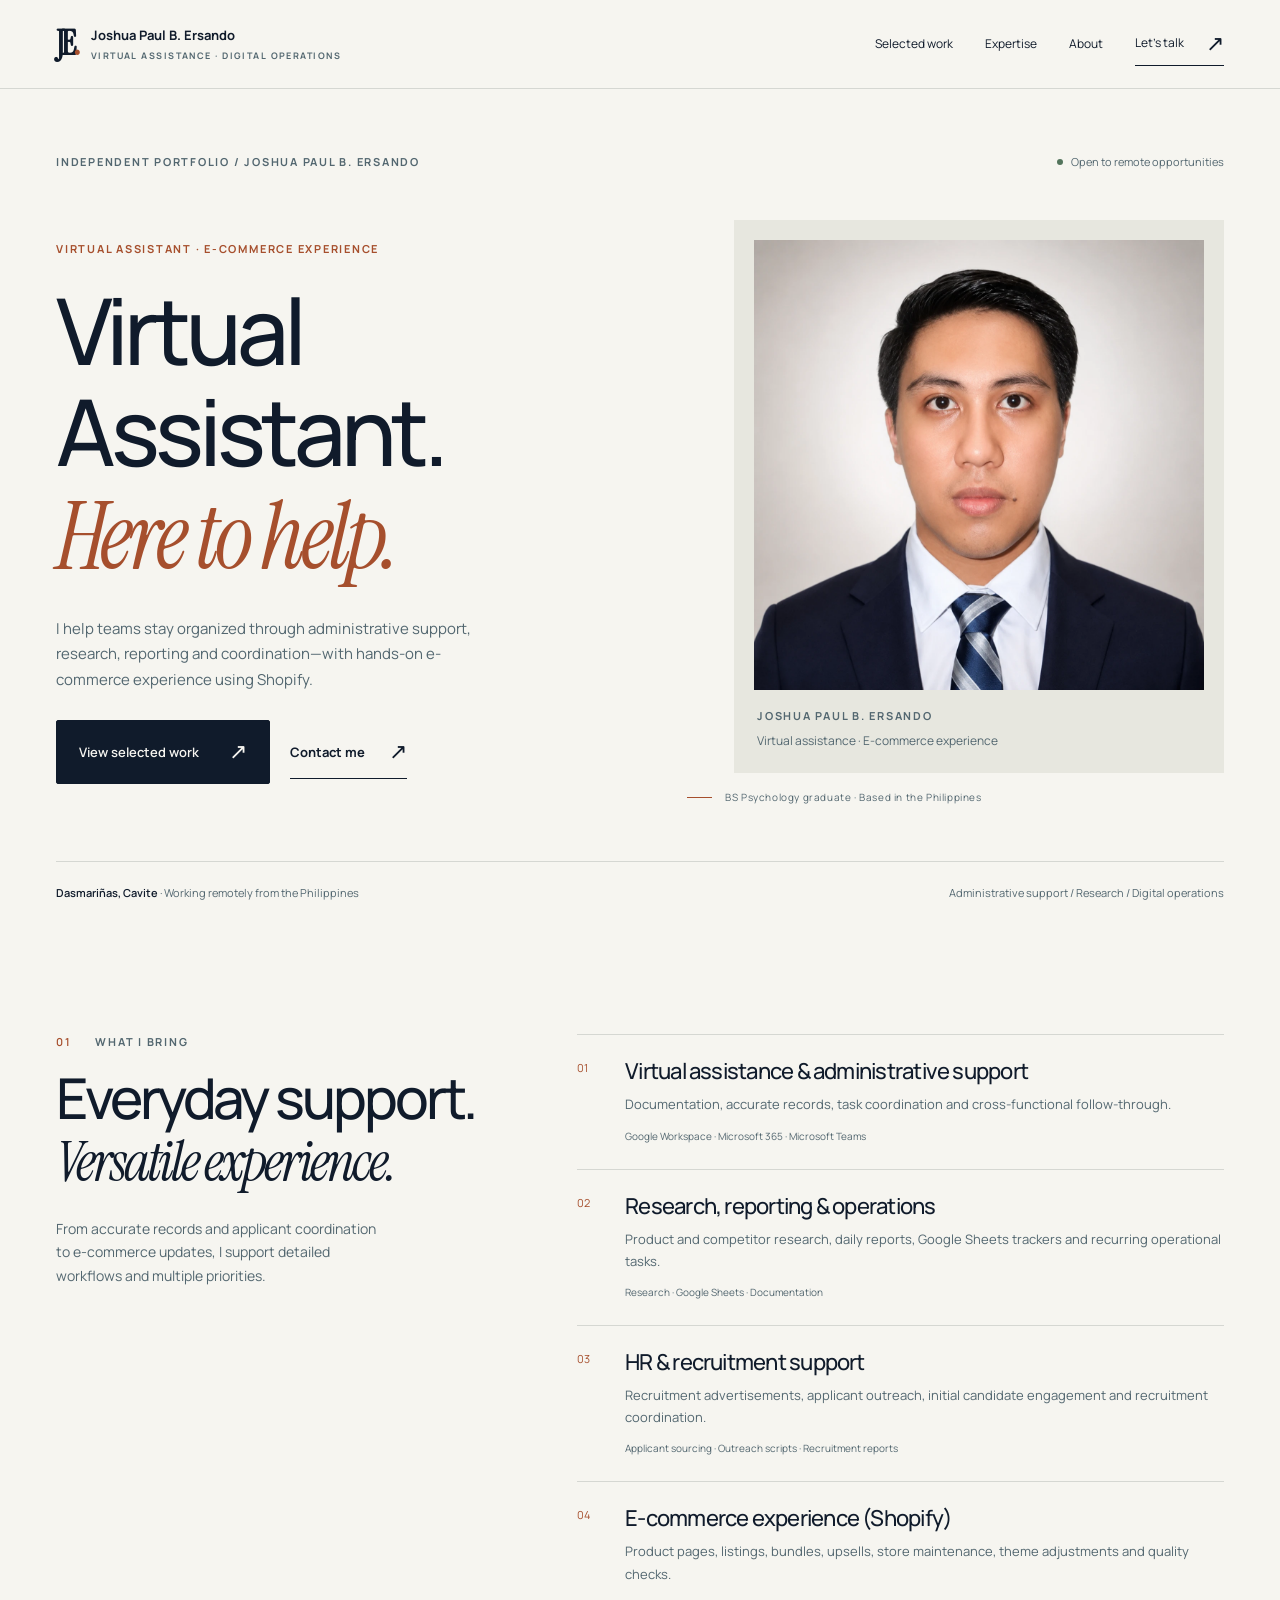
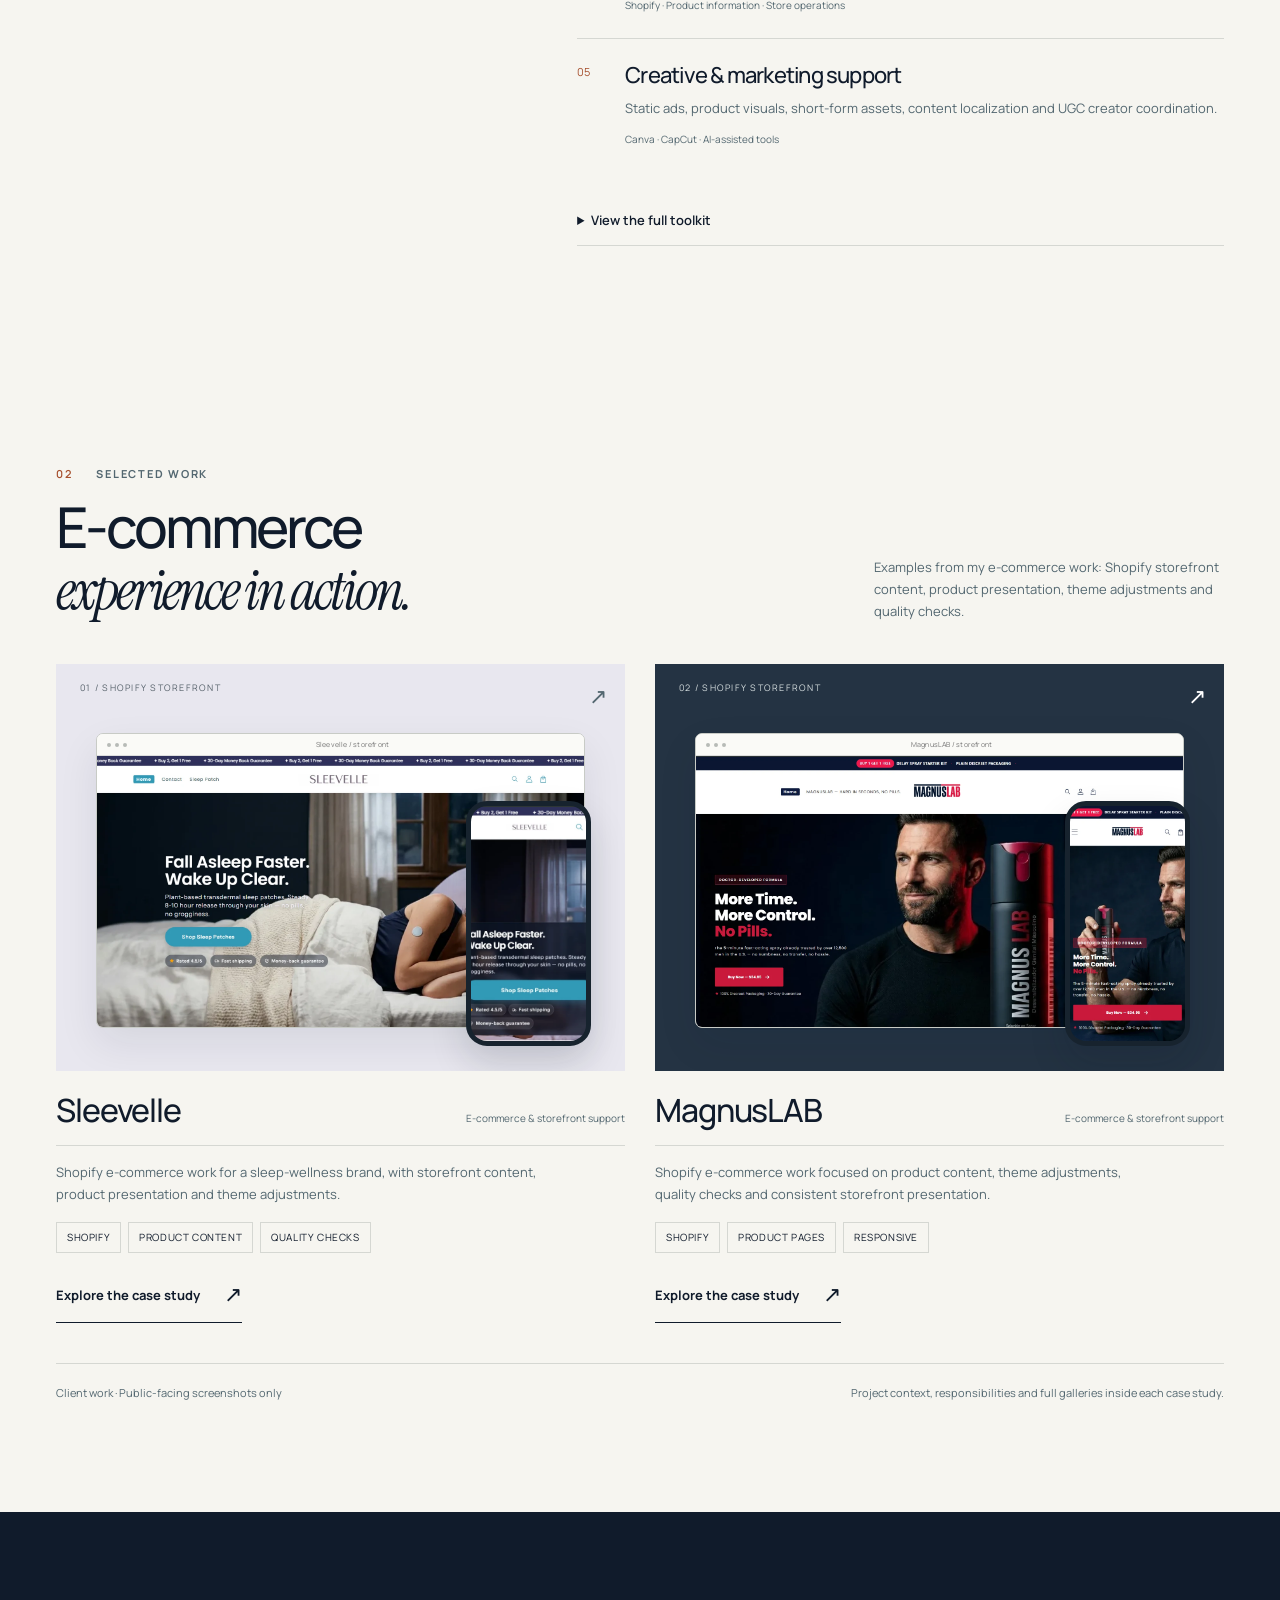
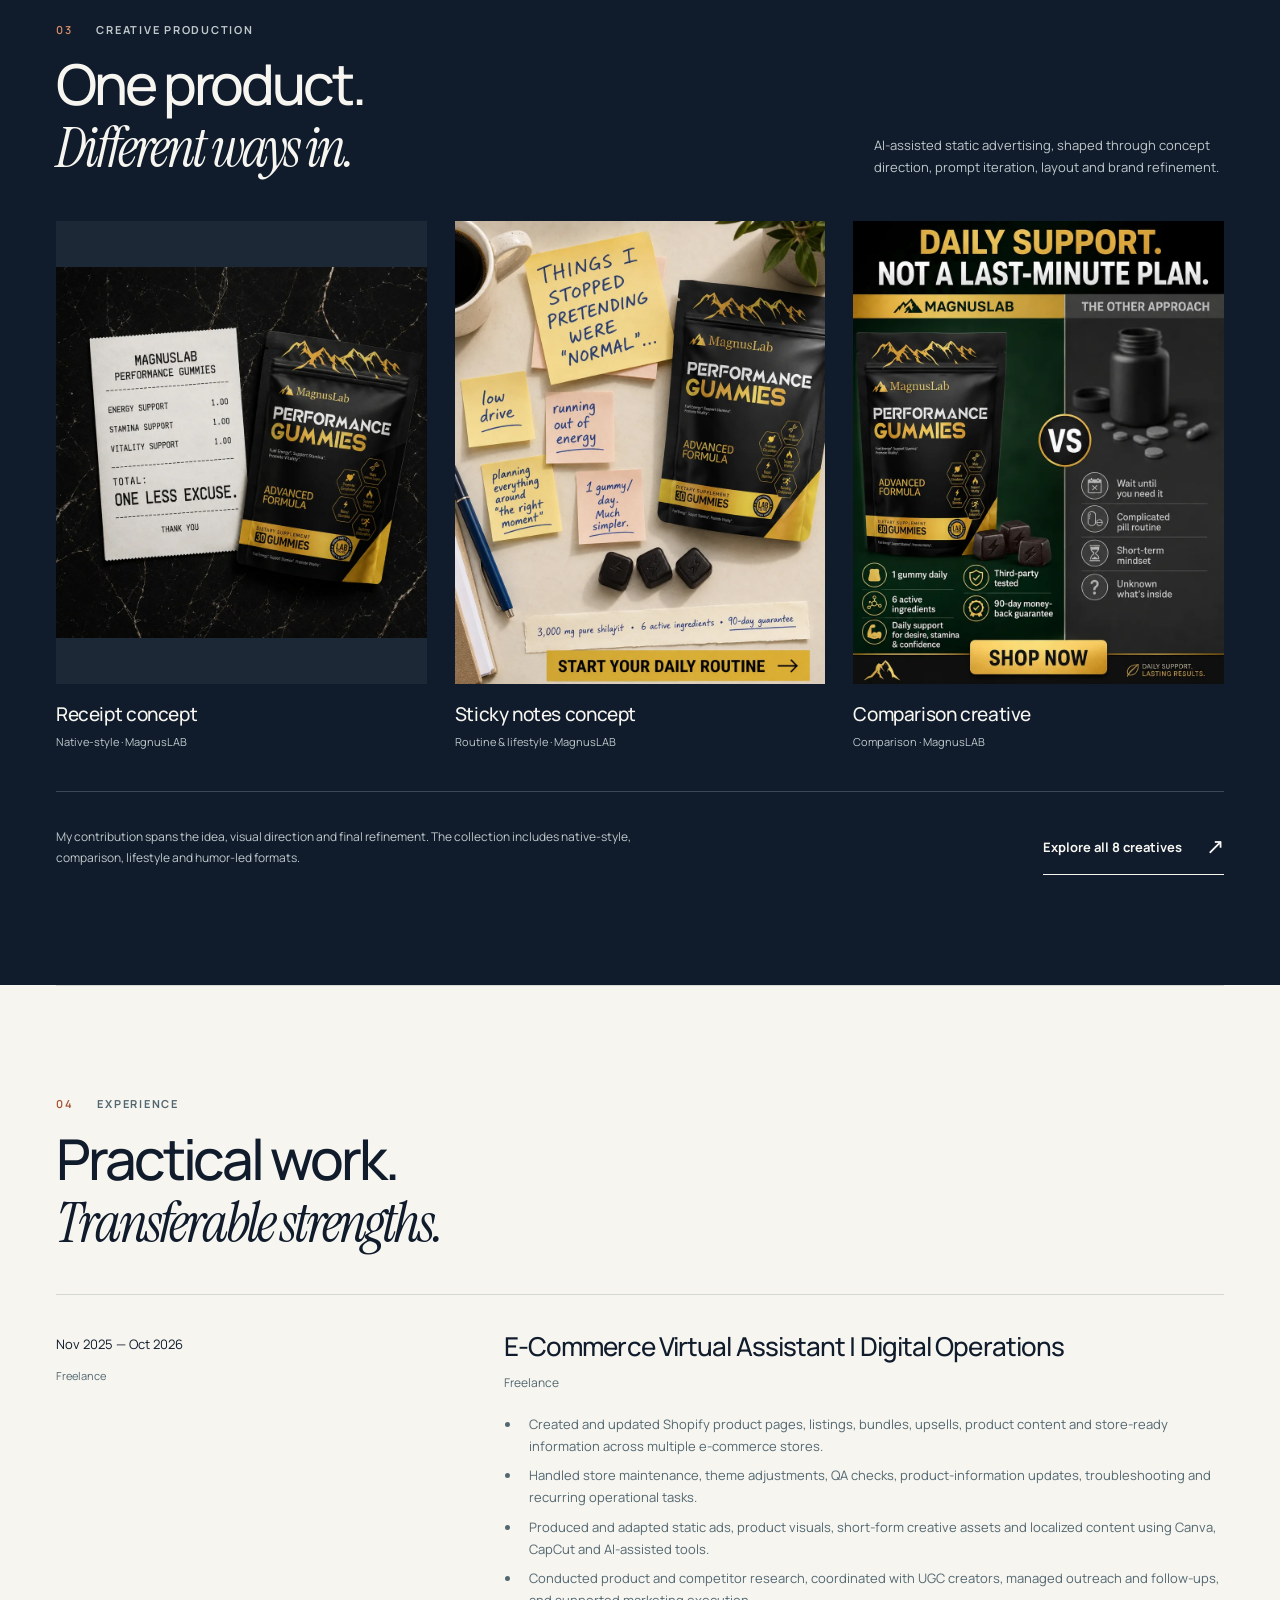
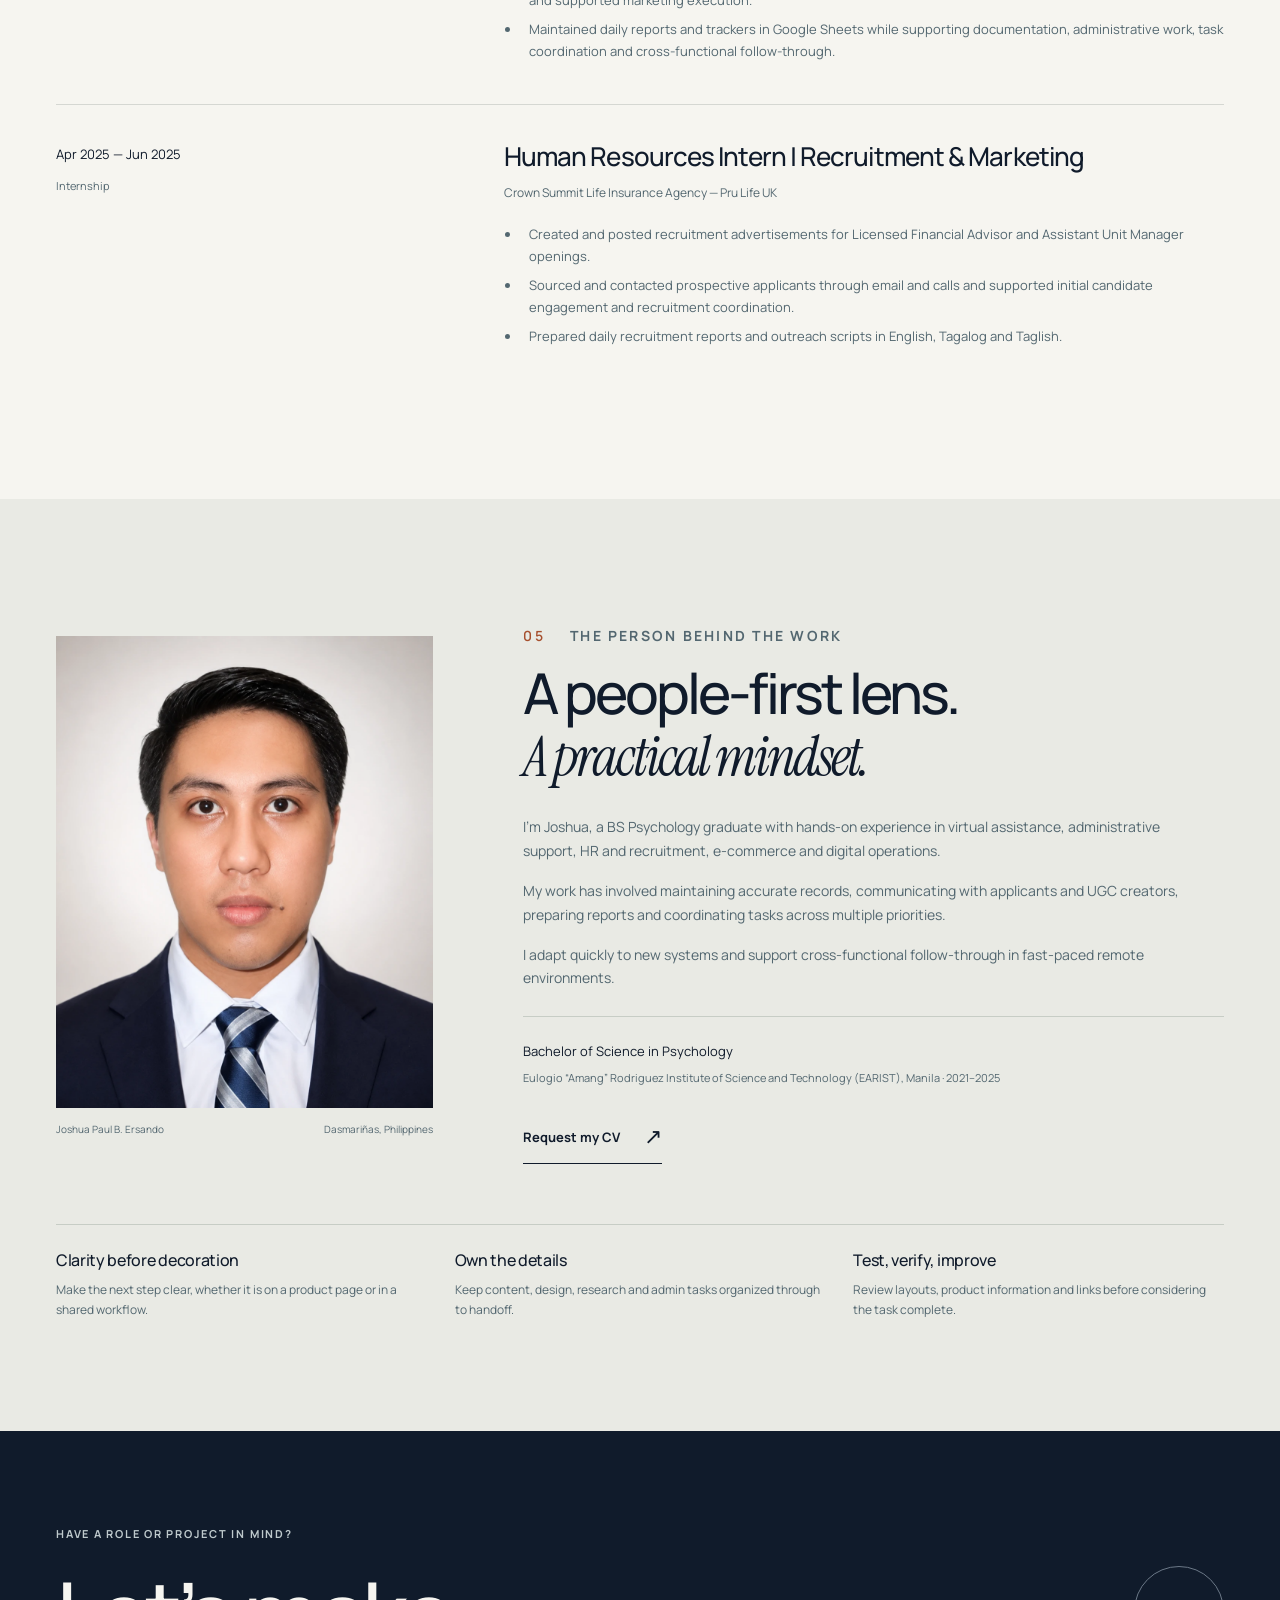
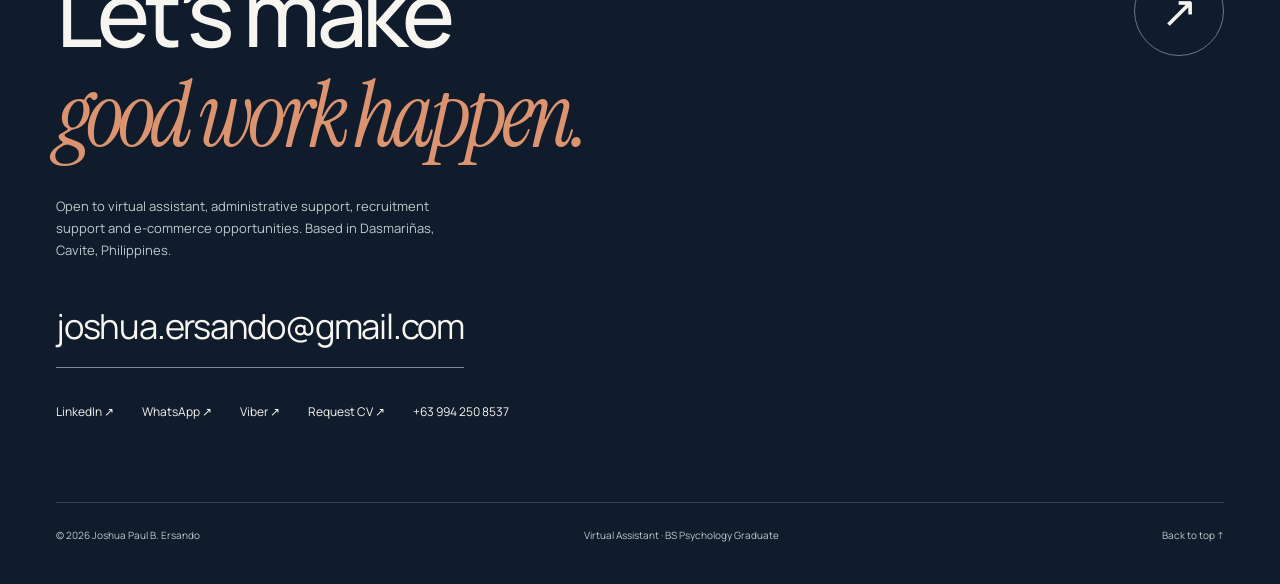
<file: index.html>
<!doctype html>
<html lang="en"><head><meta charset="utf-8"><meta name="viewport" content="width=device-width, initial-scale=1">
<title>Virtual Assistant &amp; E-Commerce Experience | Joshua Paul B. Ersando</title><meta name="description" content="Joshua Paul B. Ersando — Virtual Assistant in the Philippines with experience in administrative support, HR and recruitment, research, reporting, digital operations and Shopify e-commerce."><meta name="theme-color" content="#101b2b">
<link rel="canonical" href="https://joshuaersando-byte.github.io/"><link rel="icon" href="assets/favicon.svg" type="image/svg+xml">
<meta property="og:type" content="website"><meta property="og:title" content="Virtual Assistant &amp; E-Commerce Experience | Joshua Paul B. Ersando"><meta property="og:description" content="Joshua Paul B. Ersando — Virtual Assistant in the Philippines with experience in administrative support, HR and recruitment, research, reporting, digital operations and Shopify e-commerce."><meta property="og:url" content="https://joshuaersando-byte.github.io/"><meta property="og:image" content="https://joshuaersando-byte.github.io/images/profile.webp"><meta property="og:image:width" content="1254"><meta property="og:image:height" content="1254"><meta property="og:image:alt" content="Joshua Paul B. Ersando — Virtual Assistant portfolio"><meta name="twitter:card" content="summary_large_image"><meta name="twitter:title" content="Virtual Assistant &amp; E-Commerce Experience | Joshua Paul B. Ersando"><meta name="twitter:description" content="Joshua Paul B. Ersando — Virtual Assistant in the Philippines with experience in administrative support, HR and recruitment, research, reporting, digital operations and Shopify e-commerce."><meta name="twitter:image" content="https://joshuaersando-byte.github.io/images/profile.webp">
<link rel="stylesheet" href="assets/style.css"><script src="assets/site.js" defer></script></head><body class=""><a class="skip" href="#main">Skip to content</a>
<header class="header"><div class="wrap nav-wrap">
<a class="wordmark" href="index.html" aria-label="Joshua Paul B. Ersando — home"><span class="monogram" aria-hidden="true">JE<span style="color:var(--copper)">.</span></span><span>Joshua Paul B. Ersando<small>Virtual Assistance · Digital Operations</small></span></a>
<button class="menu-toggle" type="button" aria-controls="primary-nav" aria-expanded="false">Menu +</button>
<nav class="nav" id="primary-nav" aria-label="Main navigation"><a href="#work">Selected work</a><a href="#expertise">Expertise</a><a href="#about">About</a><a class="nav-contact" href="#contact">Let’s talk <span class="arrow" aria-hidden="true">↗</span></a></nav>
</div></header>
<main id="main"><section class="hero wrap" aria-labelledby="hero-title"><div class="hero-top"><p class="eyebrow">Independent portfolio / Joshua Paul B. Ersando</p><span class="availability">Open to remote opportunities</span></div>
<div class="hero-grid"><div class="hero-copy"><p class="eyebrow" style="margin-bottom:22px;color:var(--copper)">Virtual Assistant · E-Commerce Experience</p><h1 id="hero-title">Virtual<br>Assistant.<br><em>Here to help.</em></h1><p class="lead">I help teams stay organized through administrative support, research, reporting and coordination—with hands-on e-commerce experience using Shopify.</p><div class="actions"><a class="button" href="#work">View selected work <span class="arrow" aria-hidden="true">↗</span></a><a class="text-link" href="#contact">Contact me <span class="arrow" aria-hidden="true">↗</span></a></div></div>
<div><div class="hero-profile"><img src="images/profile.webp" alt="Joshua Paul B. Ersando" width="1254" height="1254" class="hero-portrait" loading="eager" decoding="async" fetchpriority="high"><div class="hero-profile-note"><span class="eyebrow">Joshua Paul B. Ersando</span><span>Virtual assistance · E-commerce experience</span></div></div><div class="hero-caption">BS Psychology graduate · Based in the Philippines</div></div></div>
<div class="hero-bottom"><span><strong>Dasmariñas, Cavite</strong> · Working remotely from the Philippines</span><span>Administrative support / Research / Digital operations</span></div></section>
<section class="wrap section" id="expertise"><div class="capabilities"><div><p class="eyebrow"><b>01</b> What I bring</p><h2>Everyday support.<br><em>Versatile experience.</em></h2><p class="lead">From accurate records and applicant coordination to e-commerce updates, I support detailed workflows and multiple priorities.</p></div><div><article class="cap-row"><span>01</span><div><h3>Virtual assistance & administrative support</h3><p>Documentation, accurate records, task coordination and cross-functional follow-through.</p><small>Google Workspace · Microsoft 365 · Microsoft Teams</small></div></article><article class="cap-row"><span>02</span><div><h3>Research, reporting & operations</h3><p>Product and competitor research, daily reports, Google Sheets trackers and recurring operational tasks.</p><small>Research · Google Sheets · Documentation</small></div></article><article class="cap-row"><span>03</span><div><h3>HR & recruitment support</h3><p>Recruitment advertisements, applicant outreach, initial candidate engagement and recruitment coordination.</p><small>Applicant sourcing · Outreach scripts · Recruitment reports</small></div></article><article class="cap-row"><span>04</span><div><h3>E-commerce experience (Shopify)</h3><p>Product pages, listings, bundles, upsells, store maintenance, theme adjustments and quality checks.</p><small>Shopify · Product information · Store operations</small></div></article><article class="cap-row"><span>05</span><div><h3>Creative & marketing support</h3><p>Static ads, product visuals, short-form assets, content localization and UGC creator coordination.</p><small>Canva · CapCut · AI-assisted tools</small></div></article><details class="tool-details"><summary>View the full toolkit</summary><div class="tool-grid"><div><h3>Admin & communication</h3><p>Google Workspace, Google Sheets, Microsoft 365 (Word, Excel, PowerPoint, Outlook), Microsoft Teams</p></div><div><h3>E-commerce</h3><p>Shopify</p></div><div><h3>Creative production</h3><p>Canva, CapCut, Higgsfield, Heygen, Vmake, ElevenLabs</p></div><div><h3>AI assistance</h3><p>ChatGPT, Claude, Gemini</p></div></div></details></div></div></section><section class="wrap section" id="work"><div class="section-heading"><div><p class="eyebrow"><b>02</b> Selected work</p><h2>E-commerce<br><em>experience in action.</em></h2></div><p>Examples from my e-commerce work: Shopify storefront content, product presentation, theme adjustments and quality checks.</p></div><div class="projects"><article class="project reveal"><a class="project-cover " href="sleevelle.html" aria-label="Explore Sleevelle case study"><span class="visual-label">01 / Shopify storefront</span><span class="cover-arrow" aria-hidden="true">↗</span><div class="desktop-frame"><div class="browser-bar" aria-hidden="true"><i></i><i></i><i></i><span>Sleevelle / storefront</span></div><img src="images/sleevelle/homepage-desktop-07.webp" alt="Sleevelle desktop storefront" width="1898" height="852" class="" loading="lazy" decoding="async"></div><div class="phone-frame"><img src="images/sleevelle/homepage-mobile-07.webp" alt="Sleevelle mobile storefront" width="384" height="606" class="" loading="lazy" decoding="async"></div></a><div class="project-title"><h3><a href="sleevelle.html">Sleevelle</a></h3><span>E-commerce & storefront support</span></div><p>Shopify e-commerce work for a sleep-wellness brand, with storefront content, product presentation and theme adjustments.</p><div class="chips"><span class="chip">Shopify</span><span class="chip">Product content</span><span class="chip">Quality checks</span></div><a class="text-link" href="sleevelle.html">Explore the case study <span class="arrow" aria-hidden="true">↗</span></a></article><article class="project reveal"><a class="project-cover magnus" href="magnuslab.html" aria-label="Explore MagnusLAB case study"><span class="visual-label">02 / Shopify storefront</span><span class="cover-arrow" aria-hidden="true">↗</span><div class="desktop-frame"><div class="browser-bar" aria-hidden="true"><i></i><i></i><i></i><span>MagnusLAB / storefront</span></div><img src="images/magnuslab_github_assets/magnuslab/homepage-desktop-04.webp" alt="MagnusLAB desktop storefront" width="1902" height="945" class="" loading="lazy" decoding="async"></div><div class="phone-frame"><img src="images/magnuslab_github_assets/magnuslab/homepage-mobile-01.webp" alt="MagnusLAB mobile storefront" width="391" height="760" class="" loading="lazy" decoding="async"></div></a><div class="project-title"><h3><a href="magnuslab.html">MagnusLAB</a></h3><span>E-commerce & storefront support</span></div><p>Shopify e-commerce work focused on product content, theme adjustments, quality checks and consistent storefront presentation.</p><div class="chips"><span class="chip">Shopify</span><span class="chip">Product pages</span><span class="chip">Responsive</span></div><a class="text-link" href="magnuslab.html">Explore the case study <span class="arrow" aria-hidden="true">↗</span></a></article></div><div class="work-note"><span>Client work · Public-facing screenshots only</span><span>Project context, responsibilities and full galleries inside each case study.</span></div></section>
<section class="dark section" id="creative-work"><div class="wrap"><div class="section-heading"><div><p class="eyebrow"><b>03</b> Creative production</p><h2>One product.<br><em>Different ways in.</em></h2></div><p>AI-assisted static advertising, shaped through concept direction, prompt iteration, layout and brand refinement.</p></div><div class="creative-teasers"><article class="creative-teaser reveal"><a href="creatives.html" aria-label="Explore Receipt concept"><img src="assets/thumbs/static-ads-ai-static-ad-06-receipt.webp" alt="MagnusLAB — Receipt concept" width="920" height="920" class="" loading="lazy" decoding="async"></a><h3>Receipt concept</h3><p>Native-style · MagnusLAB</p></article><article class="creative-teaser reveal"><a href="creatives.html" aria-label="Explore Sticky notes concept"><img src="assets/thumbs/static-ads-ai-static-ad-02-sticky-notes.webp" alt="MagnusLAB — Sticky notes concept" width="920" height="1150" class="" loading="lazy" decoding="async"></a><h3>Sticky notes concept</h3><p>Routine & lifestyle · MagnusLAB</p></article><article class="creative-teaser reveal"><a href="creatives.html" aria-label="Explore Comparison creative"><img src="assets/thumbs/static-ads-ai-static-ad-08-comparison.webp" alt="MagnusLAB — Comparison creative" width="920" height="1150" class="" loading="lazy" decoding="async"></a><h3>Comparison creative</h3><p>Comparison · MagnusLAB</p></article></div><div class="creative-bottom"><p>My contribution spans the idea, visual direction and final refinement. The collection includes native-style, comparison, lifestyle and humor-led formats.</p><a class="text-link" href="creatives.html">Explore all 8 creatives <span class="arrow" aria-hidden="true">↗</span></a></div></div></section>

<section class="wrap section rule" id="experience"><div class="experience-heading"><p class="eyebrow"><b>04</b> Experience</p><h2>Practical work.<br><em>Transferable strengths.</em></h2></div>
<article class="job"><div><time>Nov 2025 — Oct 2026</time><span class="job-type">Freelance</span></div><div><h3>E-Commerce Virtual Assistant | Digital Operations</h3><p class="company">Freelance</p><ul><li>Created and updated Shopify product pages, listings, bundles, upsells, product content and store-ready information across multiple e-commerce stores.</li><li>Handled store maintenance, theme adjustments, QA checks, product-information updates, troubleshooting and recurring operational tasks.</li><li>Produced and adapted static ads, product visuals, short-form creative assets and localized content using Canva, CapCut and AI-assisted tools.</li><li>Conducted product and competitor research, coordinated with UGC creators, managed outreach and follow-ups, and supported marketing execution.</li><li>Maintained daily reports and trackers in Google Sheets while supporting documentation, administrative work, task coordination and cross-functional follow-through.</li></ul></div></article>
<article class="job"><div><time>Apr 2025 — Jun 2025</time><span class="job-type">Internship</span></div><div><h3>Human Resources Intern | Recruitment & Marketing</h3><p class="company">Crown Summit Life Insurance Agency — Pru Life UK</p><ul><li>Created and posted recruitment advertisements for Licensed Financial Advisor and Assistant Unit Manager openings.</li><li>Sourced and contacted prospective applicants through email and calls and supported initial candidate engagement and recruitment coordination.</li><li>Prepared daily recruitment reports and outreach scripts in English, Tagalog and Taglish.</li></ul></div></article></section>
<section class="about section" id="about"><div class="wrap"><div class="about-grid"><div><img src="images/profile.webp" alt="Joshua Paul B. Ersando" width="1254" height="1254" class="portrait" loading="lazy" decoding="async"><div class="portrait-caption"><span>Joshua Paul B. Ersando</span><span>Dasmariñas, Philippines</span></div></div><div><p class="eyebrow"><b>05</b> The person behind the work</p><h2>A people-first lens.<br><em>A practical mindset.</em></h2><p>I’m Joshua, a BS Psychology graduate with hands-on experience in virtual assistance, administrative support, HR and recruitment, e-commerce and digital operations.</p><p>My work has involved maintaining accurate records, communicating with applicants and UGC creators, preparing reports and coordinating tasks across multiple priorities.</p><p>I adapt quickly to new systems and support cross-functional follow-through in fast-paced remote environments.</p><div class="education">Bachelor of Science in Psychology<small>Eulogio “Amang” Rodriguez Institute of Science and Technology (EARIST), Manila · 2021–2025</small></div><a class="text-link" style="margin-top:22px" href="mailto:joshua.ersando@gmail.com?subject=Request%20for%20your%20CV">Request my CV <span class="arrow" aria-hidden="true">↗</span></a></div></div><div class="work-principles"><div><h3>Clarity before decoration</h3><p>Make the next step clear, whether it is on a product page or in a shared workflow.</p></div><div><h3>Own the details</h3><p>Keep content, design, research and admin tasks organized through to handoff.</p></div><div><h3>Test, verify, improve</h3><p>Review layouts, product information and links before considering the task complete.</p></div></div></div></section></main><footer id="contact" class="dark contact"><div class="wrap">
<div class="contact-top"><div><p class="eyebrow">Have a role or project in mind?</p><h2>Let’s make<br><em>good work happen.</em></h2><p class="contact-copy">Open to virtual assistant, administrative support, recruitment support and e-commerce opportunities. Based in Dasmariñas, Cavite, Philippines.</p></div><a class="round-arrow" href="mailto:joshua.ersando@gmail.com" aria-label="Email Joshua">↗</a></div>
<a class="email-link" href="mailto:joshua.ersando@gmail.com">joshua.ersando@gmail.com</a>
<div class="contact-links"><a href="https://www.linkedin.com/in/joshua-ersando" target="_blank" rel="noopener noreferrer">LinkedIn ↗</a><a href="https://wa.me/639942508537?text=Hi%20Joshua%2C%20I%20came%20across%20your%20portfolio%20and%20would%20like%20to%20discuss%20an%20opportunity." target="_blank" rel="noopener noreferrer">WhatsApp ↗</a><a href="viber://chat?number=%2B639942508537">Viber ↗</a><a href="mailto:joshua.ersando@gmail.com?subject=Request%20for%20your%20CV">Request CV ↗</a><a href="tel:+639942508537">+63 994 250 8537</a></div>
<div class="footer-row"><span>© 2026 Joshua Paul B. Ersando</span><span>Virtual Assistant · BS Psychology Graduate</span><a href="#main">Back to top ↑</a></div></div></footer><dialog id="lightbox" aria-labelledby="lightbox-caption"><div class="lightbox-top"><p id="lightbox-caption" aria-live="polite">Project preview</p><button class="lightbox-close" type="button" aria-label="Close preview" autofocus>×</button></div><div class="lightbox-body"><img alt=""><p class="lightbox-error" hidden>This image could not load. You can try opening the original below.</p></div><div class="lightbox-nav"><button type="button" data-step="-1" aria-label="Previous image">←</button><a href="#" data-original target="_blank" rel="noopener noreferrer">Open original at full size ↗</a><button type="button" data-step="1" aria-label="Next image">→</button></div></dialog></body></html>
</file>
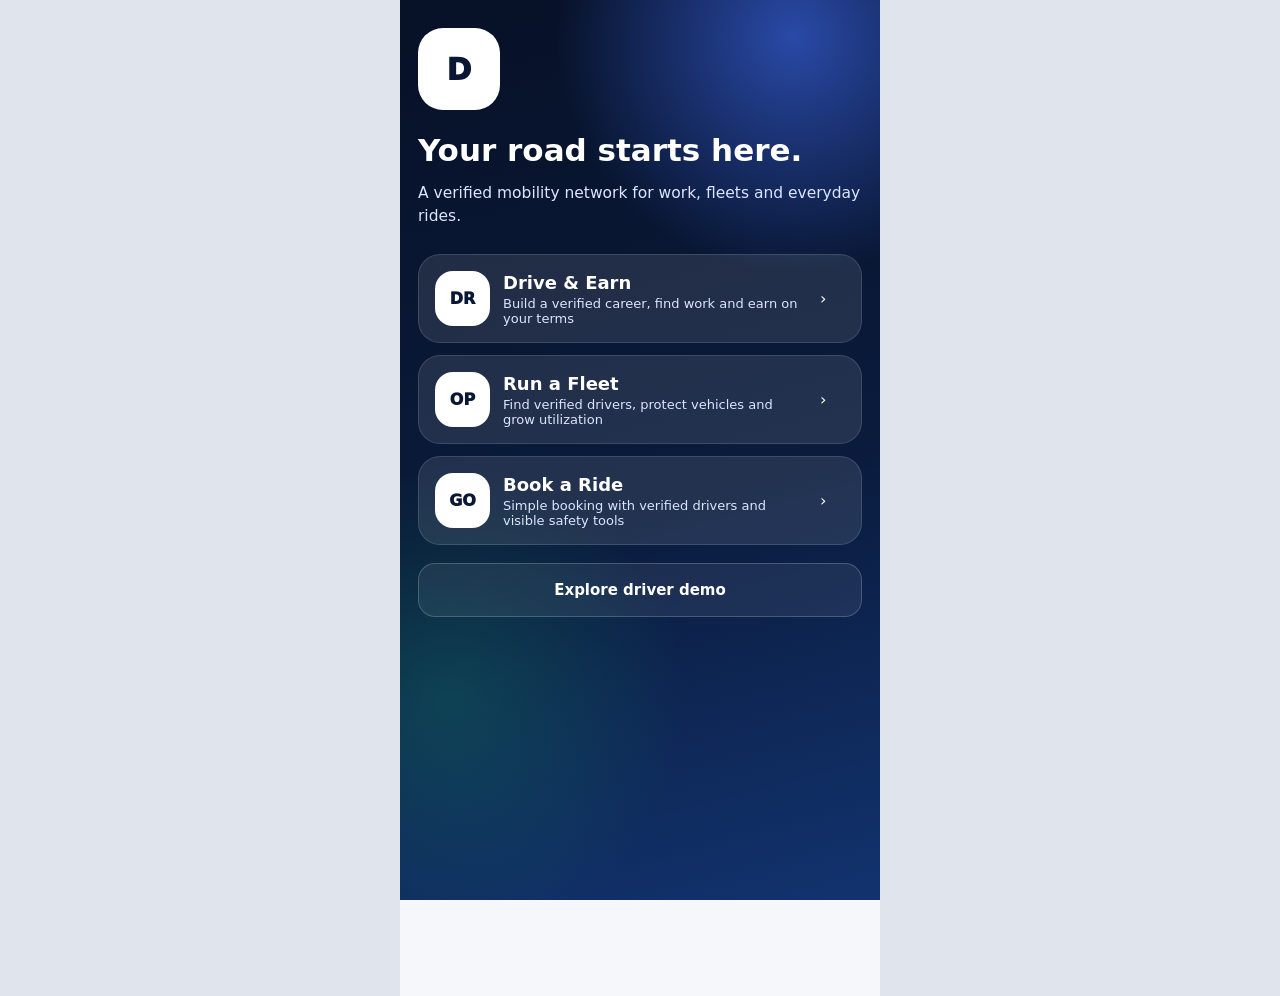
<file: drivr/index.html>
<!doctype html><html><head><meta charset="utf-8"><meta name="viewport" content="width=device-width,initial-scale=1,viewport-fit=cover"><meta name="theme-color" content="#0a1734"><title>DRIVR Interactive Demo</title><style>:root{--ink:#0d1730;--muted:#667085;--paper:#f5f7fb;--line:#e5eaf1;--blue:#275df5;--green:#12a06a;--amber:#ee9d22;--navy:#0a1734;--shadow:0 14px 38px rgba(15,35,78,.11)}*{box-sizing:border-box}html,body{margin:0;background:#dfe4ed;font-family:Inter,system-ui,-apple-system,Segoe UI,Roboto,Arial,sans-serif;color:var(--ink)}button,input{font:inherit}button{cursor:pointer}#app{max-width:480px;margin:auto;min-height:100vh;background:var(--paper);position:relative}.screen{display:none;min-height:100vh;padding-bottom:96px}.screen.on{display:block}.top{height:62px;padding:0 16px;display:flex;align-items:center;justify-content:space-between;position:sticky;top:0;background:rgba(245,247,251,.94);backdrop-filter:blur(18px);z-index:20}.brand{font-weight:950;letter-spacing:.1em}.brand b{color:var(--blue)}.content{padding:0 16px 24px}h1{font-size:31px;line-height:1.06;margin:0}h2{font-size:22px;margin:0}h3{font-size:17px;margin:0}p{font-size:15.5px;line-height:1.48}.muted{color:var(--muted)}.tiny{font-size:12px;color:var(--muted)}.btn{min-height:54px;border:0;border-radius:17px;padding:0 17px;font-weight:850;font-size:15px}.primary{background:var(--blue);color:#fff}.success{background:var(--green);color:#fff}.dark{background:var(--navy);color:#fff}.ghost{background:#fff;border:1px solid var(--line);color:var(--ink)}.full{width:100%}.icon{width:46px;height:46px;border:1px solid var(--line);border-radius:15px;background:#fff}.hero{background:linear-gradient(145deg,#091731,#143c98 58%,#2b68ff);color:#fff;border-radius:29px;padding:22px;box-shadow:var(--shadow)}.hero p{color:#d9e3ff}.card{background:#fff;border:1px solid var(--line);border-radius:24px;padding:18px;box-shadow:var(--shadow)}.badge{display:inline-flex;padding:7px 10px;border-radius:999px;font-size:12px;font-weight:850}.ok{background:#e8f8f0;color:#107d52}.blue{background:#ebf1ff;color:#2455d4}.warn{background:#fff2dc;color:#915900}.row{display:flex;align-items:center;justify-content:space-between;gap:12px}.section{display:flex;justify-content:space-between;align-items:end;margin:24px 2px 12px}.section a{color:var(--blue);font-size:13px;font-weight:850}.info{display:flex;justify-content:space-between;gap:14px;padding:12px 0;border-top:1px solid var(--line);font-size:14px}.info:first-child{border-top:0}.info strong{text-align:right}.deck{display:grid;grid-template-columns:1.2fr .8fr;gap:11px}.tile{min-height:136px;border:0;border-radius:24px;padding:17px;text-align:left;box-shadow:var(--shadow)}.tile.navy{background:var(--navy);color:#fff}.tile.mint{background:#ddf5e9;color:#11392b}.tile.white{background:#fff;border:1px solid var(--line)}.tile b{display:block;font-size:18px;margin-top:18px}.tile small{display:block;margin-top:4px;opacity:.72}.welcome{min-height:100vh;background:radial-gradient(circle at 82% 4%,rgba(65,112,255,.58),transparent 25%),radial-gradient(circle at 10% 78%,rgba(18,160,106,.25),transparent 29%),linear-gradient(165deg,#071127,#0a1b3c 55%,#12336f);color:#fff;padding:28px 18px}.mark{width:82px;height:82px;border-radius:25px;background:#fff;color:var(--navy);display:grid;place-items:center;font-size:30px;font-weight:950}.roles{display:grid;gap:12px;margin-top:26px}.role{display:grid;grid-template-columns:55px 1fr 25px;gap:13px;align-items:center;text-align:left;border:1px solid rgba(255,255,255,.13);background:rgba(255,255,255,.10);color:#fff;border-radius:22px;padding:16px}.roleicon{width:55px;height:55px;border-radius:18px;background:#fff;color:var(--navy);display:grid;place-items:center;font-weight:950}.role b{font-size:18px}.role small{display:block;color:#dce5ff;margin-top:3px;font-size:13px}.nav{position:fixed;left:50%;bottom:0;transform:translateX(-50%);width:min(480px,100%);display:grid;grid-template-columns:repeat(5,1fr);background:rgba(255,255,255,.95);backdrop-filter:blur(18px);border-top:1px solid var(--line);padding:7px 7px calc(8px + env(safe-area-inset-bottom));z-index:80}.nav button{height:60px;border:0;background:transparent;border-radius:15px;color:#7a8493;font-size:10.5px;font-weight:800}.nav button.active{background:#edf3ff;color:var(--blue)}.nav b{display:block;font-size:18px;margin-bottom:4px}.hidden{display:none!important}.rail{position:relative;margin-top:18px}.rail:before{content:'';position:absolute;left:18px;top:18px;bottom:18px;width:5px;background:linear-gradient(var(--green) 0 48%,#d8dee8 48%);border-radius:99px}.step{display:grid;grid-template-columns:41px 1fr auto;gap:12px;align-items:center;padding:9px 0;position:relative}.dot{width:41px;height:41px;border-radius:50%;background:#fff;border:5px solid #d8dee8;display:grid;place-items:center;font-size:12px;font-weight:950;z-index:2}.done .dot{border-color:var(--green);color:var(--green)}.live .dot{border-color:var(--blue);background:var(--blue);color:#fff;box-shadow:0 0 0 7px #e9efff}.map{height:220px;border-radius:28px;background:linear-gradient(32deg,transparent 47%,#dce3ec 48%,#dce3ec 52%,transparent 53%),linear-gradient(118deg,transparent 47%,#e4e9ef 48%,#e4e9ef 52%,transparent 53%),#eef2f6;background-size:83px 83px,112px 112px,auto;position:relative;box-shadow:var(--shadow)}.pin{position:absolute;width:42px;height:42px;border-radius:50%;background:var(--blue);color:#fff;display:grid;place-items:center;box-shadow:0 0 0 9px rgba(39,93,245,.13);font-size:11px;font-weight:950}.floating{margin-top:-28px;position:relative;z-index:3}.progress{height:14px;border-radius:999px;background:#e7ecf3;overflow:hidden}.progress div{height:100%;background:linear-gradient(90deg,var(--green),#c9f36b)}.money{font-size:40px;font-weight:950}.search{height:54px;border:1px solid var(--line);border-radius:17px;background:#fff;display:flex;align-items:center;padding:0 14px;color:var(--muted);box-shadow:var(--shadow)}.job{border:1px solid var(--line);background:#fff;border-radius:26px;box-shadow:var(--shadow);overflow:hidden}.jobhead{padding:18px;background:linear-gradient(125deg,#eaf1ff,#dbe7ff)}.jobbody{padding:18px}.avatar{width:56px;height:56px;border-radius:18px;background:#dfe8ff;display:grid;place-items:center;color:var(--blue);font-weight:950}.toast{position:fixed;left:50%;bottom:90px;transform:translateX(-50%) translateY(20px);width:min(420px,calc(100% - 32px));background:#0f1b35;color:#fff;padding:14px 16px;border-radius:16px;z-index:100;opacity:0;pointer-events:none;transition:.25s}.toast.show{opacity:1;transform:translateX(-50%) translateY(0)}@media(max-width:360px){.deck{grid-template-columns:1fr}}</style></head><body><div id="app"><section id="welcome" class="screen on"><div class="welcome"><div class="mark">D</div><h1 style="margin-top:24px">Your road starts here.</h1><p style="color:#dce5ff">A verified mobility network for work, fleets and everyday rides.</p><div class="roles"><button class="role" onclick="pick('driver')"><div class="roleicon">DR</div><div><b>Drive & Earn</b><small>Build a verified career, find work and earn on your terms</small></div><div>›</div></button><button class="role" onclick="pick('operator')"><div class="roleicon">OP</div><div><b>Run a Fleet</b><small>Find verified drivers, protect vehicles and grow utilization</small></div><div>›</div></button><button class="role" onclick="pick('customer')"><div class="roleicon">GO</div><div><b>Book a Ride</b><small>Simple booking with verified drivers and visible safety tools</small></div><div>›</div></button></div><button class="btn ghost full" style="margin-top:18px;background:#ffffff12;color:#fff;border-color:#ffffff33" onclick="demo('driver')">Explore driver demo</button></div></section><section id="auth" class="screen"><div class="top"><button class="icon" onclick="show('welcome')">←</button><div class="brand"><b>DRIVR</b></div><div style="width:46px"></div></div><div class="content" style="padding-top:30px"><span id="rolepill" class="badge blue">Drive & Earn</span><h1 style="margin-top:14px">One number. One account.</h1><p class="muted">New here? We create your account. Returning? We recognize you automatically.</p><div class="card"><input style="width:100%;height:55px;border:1px solid var(--line);border-radius:16px;padding:0 14px;font-size:16px" value="+63 9XX XXX XXXX"><button class="btn primary full" style="margin-top:12px" onclick="demo(currentRole)">Use demo account</button></div></div></section><section id="driver" class="screen"><div class="top"><div class="brand"><b>DRIVR</b></div><button class="icon" onclick="show('welcome')">↺</button></div><div class="content"><div class="hero"><span class="badge ok">Verified Professional</span><h1 style="margin-top:12px">Good morning, Juan.</h1><p>You’re available for work. Four verified operators match your schedule.</p><div class="rail"><div class="step done"><div class="dot">✓</div><div><b>Verified</b><div class="tiny">Passport complete</div></div><strong>Done</strong></div><div class="step done"><div class="dot">✓</div><div><b>Available</b><div class="tiny">Visible to operators</div></div><strong>Live</strong></div><div class="step live"><div class="dot">3</div><div><b>Choose work</b><div class="tiny">4 matches today</div></div><strong>Now</strong></div><div class="step"><div class="dot">4</div><div><b>Complete shift</b><div class="tiny">Target → earnings</div></div></div></div></div><div class="section"><h2>Your next move</h2></div><div class="deck"><button class="tile navy" onclick="show('djobs')"><b>Find work</b><small>See matched opportunities</small></button><button class="tile mint" onclick="show('dshift')"><b>My shift</b><small>Live earnings demo</small></button></div><div class="section"><h2>Smart tools</h2></div><div class="deck"><button class="tile white" onclick="show('dfuel')"><b>Fuel Radar</b><small>Best nearby value</small></button><button class="tile white" onclick="showToast('Availability saved: weekends all day')"><b>Availability</b><small>Manage your schedule</small></button></div></div></section><section id="djobs" class="screen"><div class="top"><button class="icon" onclick="show('driver')">←</button><h3>Work Market</h3><div style="width:46px"></div></div><div class="content"><div class="search">Search location, vehicle or schedule</div><div class="job" style="margin-top:14px"><div class="jobhead"><span class="badge ok">96% match</span><h2 style="margin-top:10px">Weekend Reliever</h2><p class="muted">Dasmariñas · Sat–Sun</p></div><div class="jobbody"><div class="info"><span>Operator target</span><strong>₱2,500/day</strong></div><div class="info"><span>Your excess share</span><strong>70%</strong></div><div class="info"><span>Fuel</span><strong>Operator funded</strong></div><div class="info"><span>Typical gross</span><strong>₱3,700/day</strong></div><button class="btn primary full" style="margin-top:12px" onclick="show('djob')">Open opportunity</button></div></div></div></section><section id="djob" class="screen"><div class="top"><button class="icon" onclick="show('djobs')">←</button><h3>Opportunity</h3><div style="width:46px"></div></div><div class="content"><div class="card"><span class="badge ok">Verified Operator</span><h1 style="margin-top:10px">Weekend Reliever</h1><p class="muted">Toyota Vios · Dasmariñas</p><div class="info"><span>Schedule</span><strong>Sat–Sun · 8–8</strong></div><div class="info"><span>Target</span><strong>₱2,500/day</strong></div><div class="info"><span>Your share</span><strong>70% excess</strong></div><div class="info"><span>Performance bonus</span><strong>Up to ₱300</strong></div><div class="info"><span>Ad share</span><strong>₱125/day</strong></div><button class="btn primary full" style="margin-top:12px" onclick="show('doffer')">Apply with Driver Passport</button></div></div></section><section id="doffer" class="screen"><div class="top"><button class="icon" onclick="show('djob')">←</button><h3>Offer received</h3><div style="width:46px"></div></div><div class="content"><div class="hero"><span class="badge ok">Southline Fleet</span><h1 style="margin-top:12px">You’re approved.</h1><p>The operator accepted your application.</p></div><div class="card" style="margin-top:14px"><div class="info"><span>Vehicle</span><strong>Toyota Vios V-018</strong></div><div class="info"><span>Target</span><strong>₱2,500</strong></div><div class="info"><span>Your share</span><strong>70% excess</strong></div><button class="btn success full" style="margin-top:12px" onclick="show('handover')">Accept & start handover</button></div></div></section><section id="handover" class="screen"><div class="top"><button class="icon" onclick="show('doffer')">←</button><h3>Vehicle handover</h3><div style="width:46px"></div></div><div class="content"><div class="card"><h2>Pre-shift evidence</h2><div class="info"><span>Front / rear photos</span><strong>Done</strong></div><div class="info"><span>Both sides + interior</span><strong>Done</strong></div><div class="info"><span>Odometer</span><strong>48,221 km</strong></div><div class="info"><span>Fuel</span><strong>82%</strong></div><div class="info"><span>Existing scratch</span><strong>Documented</strong></div><button class="btn success full" style="margin-top:12px" onclick="show('dshift')">Confirm & start shift</button></div></div></section><section id="dshift" class="screen"><div class="top"><button class="icon" onclick="show('driver')">←</button><h3>Live Shift</h3><span class="badge ok">Active</span></div><div class="content"><div class="map"><div class="pin" style="left:47%;top:42%">YOU</div></div><div class="card floating"><div class="row"><div><div class="tiny">Gross bookings</div><div id="gross" class="money">₱3,650</div></div><span id="targetbadge" class="badge ok">Target cleared</span></div><div class="progress" style="margin:13px 0"><div id="prog" style="width:100%"></div></div><input id="slider" type="range" min="0" max="6000" step="50" value="3650" style="width:100%;margin:12px 0"><div class="info"><span>Your 70% excess share</span><strong id="share">₱805</strong></div><div class="info"><span>Fuel reward</span><strong id="fuel">+₱200</strong></div><div class="info"><span>Ad share</span><strong id="ad">+₱125</strong></div><div class="info"><span>Performance</span><strong id="perf">+₱150</strong></div><div class="row" style="margin-top:12px"><h3>You earned</h3><div id="earned" style="font-size:28px;font-weight:950">₱1,280</div></div><button class="btn dark full" style="margin-top:12px" onclick="show('payout')">End shift</button></div></div></section><section id="payout" class="screen"><div class="content" style="padding-top:60px"><div class="hero"><span class="badge ok">Shift complete</span><h1 style="margin-top:12px">₱1,280 earned today.</h1><p>Settlement is funded for Friday.</p></div><button class="btn primary full" style="margin-top:14px" onclick="show('driver')">Back home</button></div></section><section id="dfuel" class="screen"><div class="top"><button class="icon" onclick="show('driver')">←</button><h3>Fuel Radar</h3><div style="width:46px"></div></div><div class="content"><div class="map"><div class="pin" style="left:22%;top:36%;background:var(--green)">A</div><div class="pin" style="left:65%;top:54%">B</div></div><div class="card floating"><h2>Smart pick</h2><p class="muted">Best total cost, not just cheapest pump.</p><div class="info"><span>Station A · 0.6 km</span><strong>₱59.80/L</strong></div><div class="info"><span>Station C · 2.0 km</span><strong>₱59.35/L</strong></div><button class="btn primary full" onclick="showToast('Navigation started to Station A')">Navigate</button></div></div></section><section id="operator" class="screen"><div class="top"><div class="brand"><b>DRIVR</b> FLEET</div><button class="icon" onclick="show('welcome')">↺</button></div><div class="content"><div class="hero"><span class="badge ok">Verified Operator</span><h1 style="margin-top:12px">Your fleet is moving.</h1><p>24 of 28 vehicles active. Two urgent driver gaps.</p></div><div class="section"><h2>Control deck</h2></div><div class="deck"><button class="tile navy" onclick="show('odrivers')"><b>Fill empty seats</b><small>Search verified drivers</small></button><button class="tile mint" onclick="show('ofleet')"><b>Fleet health</b><small>Vehicles and assignments</small></button></div><div class="card" style="margin-top:14px"><div class="info"><span>Utilization</span><strong>86%</strong></div><div class="info"><span>Gross bookings</span><strong>₱74,800</strong></div><div class="info"><span>Ad revenue</span><strong>₱1,850</strong></div></div></div></section><section id="odrivers" class="screen"><div class="top"><button class="icon" onclick="show('operator')">←</button><h3>Driver Market</h3><div style="width:46px"></div></div><div class="content"><div class="card"><div class="row"><div><h2>Juan Dela Cruz</h2><div class="tiny">Sedan / MPV · Weekends</div></div><div class="avatar">94</div></div><div class="info"><span>Credentials</span><strong>All valid</strong></div><div class="info"><span>Assignments</span><strong>182</strong></div><div class="info"><span>Rating</span><strong>4.93 / 5</strong></div><button class="btn primary full" style="margin-top:12px" onclick="show('ooffer')">Create offer</button></div></div></section><section id="ooffer" class="screen"><div class="top"><button class="icon" onclick="show('odrivers')">←</button><h3>Create offer</h3><div style="width:46px"></div></div><div class="content"><div class="card"><div class="info"><span>Vehicle</span><strong>Vios V-018</strong></div><div class="info"><span>Assignment</span><strong>Weekend reliever</strong></div><div class="info"><span>Target</span><strong>₱2,500/day</strong></div><div class="info"><span>Driver share</span><strong>70% excess</strong></div><div class="info"><span>Fuel</span><strong>Operator funded</strong></div><button class="btn success full" style="margin-top:12px" onclick="showToast('Offer sent to driver')">Send offer</button></div></div></section><section id="ofleet" class="screen"><div class="top"><button class="icon" onclick="show('operator')">←</button><h3>Fleet</h3><div style="width:46px"></div></div><div class="content"><div class="card"><span class="badge warn">Needs driver</span><h2 style="margin-top:10px">V-018 · Toyota Vios</h2><div class="info"><span>Protection</span><strong>Active</strong></div><div class="info"><span>Ad campaign</span><strong>Door campaign</strong></div><button class="btn primary full" style="margin-top:12px" onclick="show('odrivers')">Find driver</button></div></div></section><section id="customer" class="screen"><div class="top"><div class="brand"><b>DRIVR</b></div><button class="icon" onclick="show('welcome')">↺</button></div><div class="content"><div class="map"><div class="pin" style="left:47%;top:42%">YOU</div></div><div class="card floating"><h1>Where to?</h1><p class="muted">Simple booking with clear price before confirmation.</p><button class="btn primary full" onclick="show('rides')">Choose destination</button></div></div></section><section id="rides" class="screen"><div class="top"><button class="icon" onclick="show('customer')">←</button><h3>Choose your ride</h3><div style="width:46px"></div></div><div class="content"><div class="card"><button class="full" style="border:0;background:none;text-align:left;padding:12px 0" onclick="selectRide('Saver','₱185','5 min')"><div class="info"><span>DRIVR Saver · 5 min</span><strong>₱185</strong></div></button><button class="full" style="border:0;background:none;text-align:left;padding:12px 0" onclick="selectRide('Standard','₱210','3 min')"><div class="info"><span>DRIVR Standard · 3 min</span><strong>₱210</strong></div></button><button class="full" style="border:0;background:none;text-align:left;padding:12px 0" onclick="selectRide('Plus','₱245','7 min')"><div class="info"><span>DRIVR Plus · 7 min</span><strong>₱245</strong></div></button></div></div></section><section id="confirm" class="screen"><div class="top"><button class="icon" onclick="show('rides')">←</button><h3>Confirm ride</h3><div style="width:46px"></div></div><div class="content"><div class="card"><div class="row"><h2 id="ridename">DRIVR Saver</h2><div id="rideprice" style="font-size:26px;font-weight:950">₱185</div></div><div class="tiny" id="rideeta">5 min pickup</div><div class="info"><span>Pickup</span><strong>Current location</strong></div><div class="info"><span>Destination</span><strong>Alabang Town Center</strong></div><button class="btn primary full" style="margin-top:12px" onclick="show('trip')">Confirm booking</button></div></div></section><section id="trip" class="screen"><div class="top"><h3>Driver arriving</h3><div style="width:46px"></div></div><div class="content"><div class="map"><div class="pin" style="left:55%;top:42%">CAR</div></div><div class="card floating"><div class="row"><div><h2>Juan Dela Cruz</h2><div class="tiny">Verified Driver · 4.93</div></div><span class="badge ok">Verified</span></div><div class="info"><span>Vehicle</span><strong>Toyota Vios</strong></div><div class="info"><span>Plate</span><strong>ABC 1234</strong></div><button class="btn ghost full" onclick="showToast('Safety tools opened')">Safety tools</button><button class="btn success full" style="margin-top:8px" onclick="show('customer')">Complete trip</button></div></div></section><div id="toast" class="toast">Done</div></div><script>let currentRole='driver',ride={name:'Saver',price:'₱185',eta:'5 min'};function show(id){document.querySelectorAll('.screen').forEach(x=>x.classList.remove('on'));let el=document.getElementById(id);if(el)el.classList.add('on');window.scrollTo({top:0,behavior:'smooth'})}function pick(r){currentRole=r;rolepill.textContent=r==='driver'?'Drive & Earn':r==='operator'?'Run a Fleet':'Book a Ride';show('auth')}function demo(r){currentRole=r;show(r==='driver'?'driver':r==='operator'?'operator':'customer')}function showToast(m){toast.textContent=m;toast.classList.add('show');setTimeout(()=>toast.classList.remove('show'),1800)}function selectRide(n,p,e){ride={name:n,price:p,eta:e};ridename.textContent='DRIVR '+n;rideprice.textContent=p;rideeta.textContent=e+' pickup';show('confirm')}function money(n){return '₱'+Math.round(n).toLocaleString()}slider.oninput=function(){let v=+this.value,t=2500,x=Math.max(0,v-t),s=x*.7,ok=v>=t;gross.textContent=money(v);prog.style.width=Math.min(100,v/t*100)+'%';targetbadge.textContent=ok?'Target cleared':'Building target';targetbadge.className='badge '+(ok?'ok':'warn');share.textContent=money(s);fuel.textContent='+'+money(ok?200:0);ad.textContent='+'+money(ok?125:0);perf.textContent='+'+money(ok?150:0);earned.textContent=money(s+(ok?475:0))};</script></body></html>
</file>
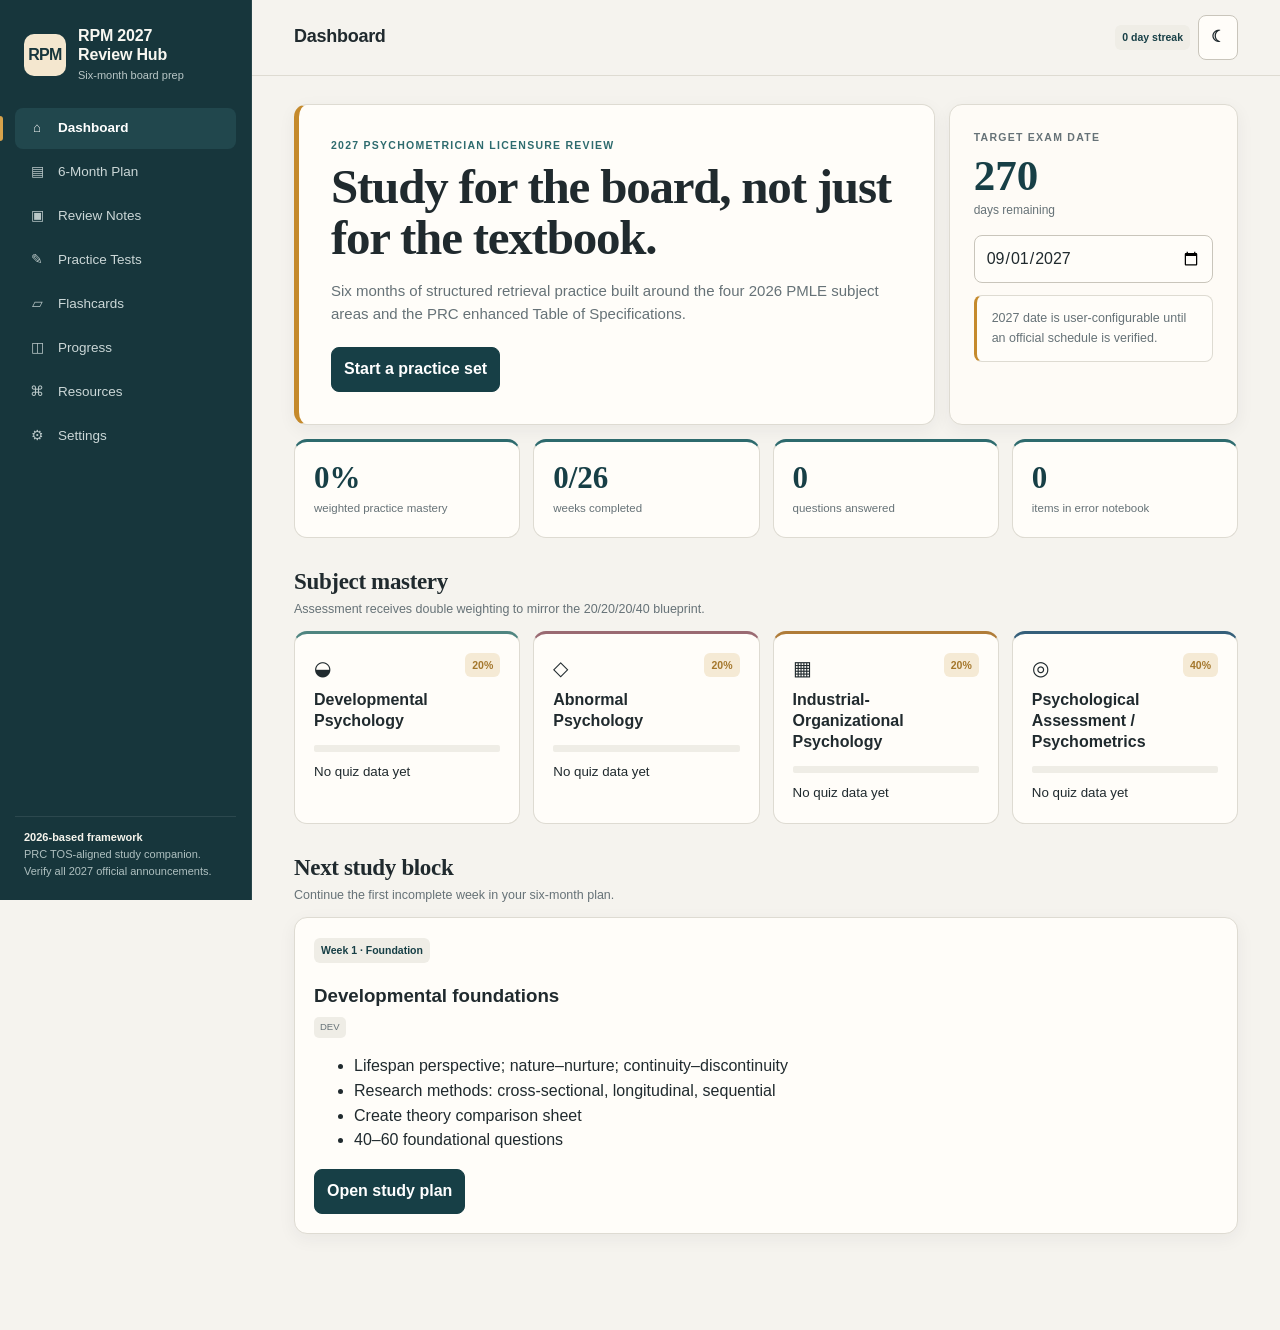
<file: rpm-review-2027/index.html>
<!doctype html>
<html lang="en">
<head>
  <meta charset="utf-8" />
  <meta name="viewport" content="width=device-width, initial-scale=1, viewport-fit=cover" />
  <meta name="theme-color" content="#173f46" />
  <meta name="description" content="RPM 2027 Review Hub — a six-month Psychometrician Licensure Examination review companion based on the 2026 subject framework and PRC enhanced TOS." />
  <link rel="manifest" href="manifest.webmanifest" />
  <link rel="icon" href="icons/icon.svg" type="image/svg+xml" />
  <link rel="apple-touch-icon" href="icons/icon-192.png" />
  <title>RPM 2027 Review Hub</title>
  <style>
    :root{color-scheme:light dark}
    *{box-sizing:border-box}
    body{margin:0;font-family:Inter,system-ui,-apple-system,BlinkMacSystemFont,"Segoe UI",sans-serif;background:#f5f3ee;color:#202a2e}
    #boot{min-height:100vh;display:grid;place-items:center;text-align:center;padding:24px;background:#f5f3ee}
    #boot .box{max-width:460px}
    #boot b{font-size:26px;letter-spacing:-.02em}
    #boot small{display:block;margin-top:10px;color:#647587;line-height:1.55}
    #boot .bar{height:5px;width:220px;max-width:70vw;background:#dedbd2;border-radius:999px;margin:22px auto 0;overflow:hidden}
    #boot .bar:after{content:"";display:block;height:100%;width:40%;background:#173f46;border-radius:999px;animation:load 1s ease-in-out infinite alternate}
    @keyframes load{from{transform:translateX(-20%)}to{transform:translateX(170%)}}
  </style>
</head>
<body>
  <div id="boot">
    <div class="box">
      <b>RPM 2027 Review Hub</b>
      <small>Loading your six-month Psychometrician board review workspace…</small>
      <div class="bar"></div>
    </div>
  </div>
  <div id="app"></div>

  <script>
  (async()=>{
    const dataFiles=[1,2,3,4,5,6,7].map(n=>`payload/data-${String(n).padStart(2,'0')}.b64`);
    const appFiles=[1,2,3,4].map(n=>`payload/app-${String(n).padStart(2,'0')}.b64`);
    const cssFiles=[1,2].map(n=>`payload/css-${String(n).padStart(2,'0')}.b64`);

    function fromB64(s){
      const b=atob(s.trim());
      return Uint8Array.from(b,c=>c.charCodeAt(0));
    }

    async function unpack(files){
      const parts=await Promise.all(files.map(async file=>{
        const res=await fetch(file,{cache:'no-cache'});
        if(!res.ok) throw new Error(`Failed to load ${file}: ${res.status}`);
        return fromB64(await res.text());
      }));
      const size=parts.reduce((n,p)=>n+p.length,0);
      const bytes=new Uint8Array(size);
      let offset=0;
      for(const p of parts){bytes.set(p,offset);offset+=p.length}
      if(!('DecompressionStream' in window)) throw new Error('This browser does not support the required gzip decompression API.');
      const stream=new Blob([bytes]).stream().pipeThrough(new DecompressionStream('gzip'));
      return new Response(stream).text();
    }

    try{
      const [data,app,css]=await Promise.all([
        unpack(dataFiles),
        unpack(appFiles),
        unpack(cssFiles)
      ]);
      const style=document.createElement('style');
      style.textContent=css;
      document.head.appendChild(style);
      document.getElementById('boot')?.remove();
      (0,eval)(data+'\n'+app);
      if('serviceWorker' in navigator) navigator.serviceWorker.register('./sw.js').catch(()=>{});
    }catch(err){
      console.error(err);
      const boot=document.getElementById('boot');
      if(boot) boot.innerHTML='<div class="box"><b>Unable to load the review app.</b><small>Refresh the page. If the problem continues, clear this site\'s cached data and reopen it.</small></div>';
    }
  })();
  </script>
</body>
</html>
</file>
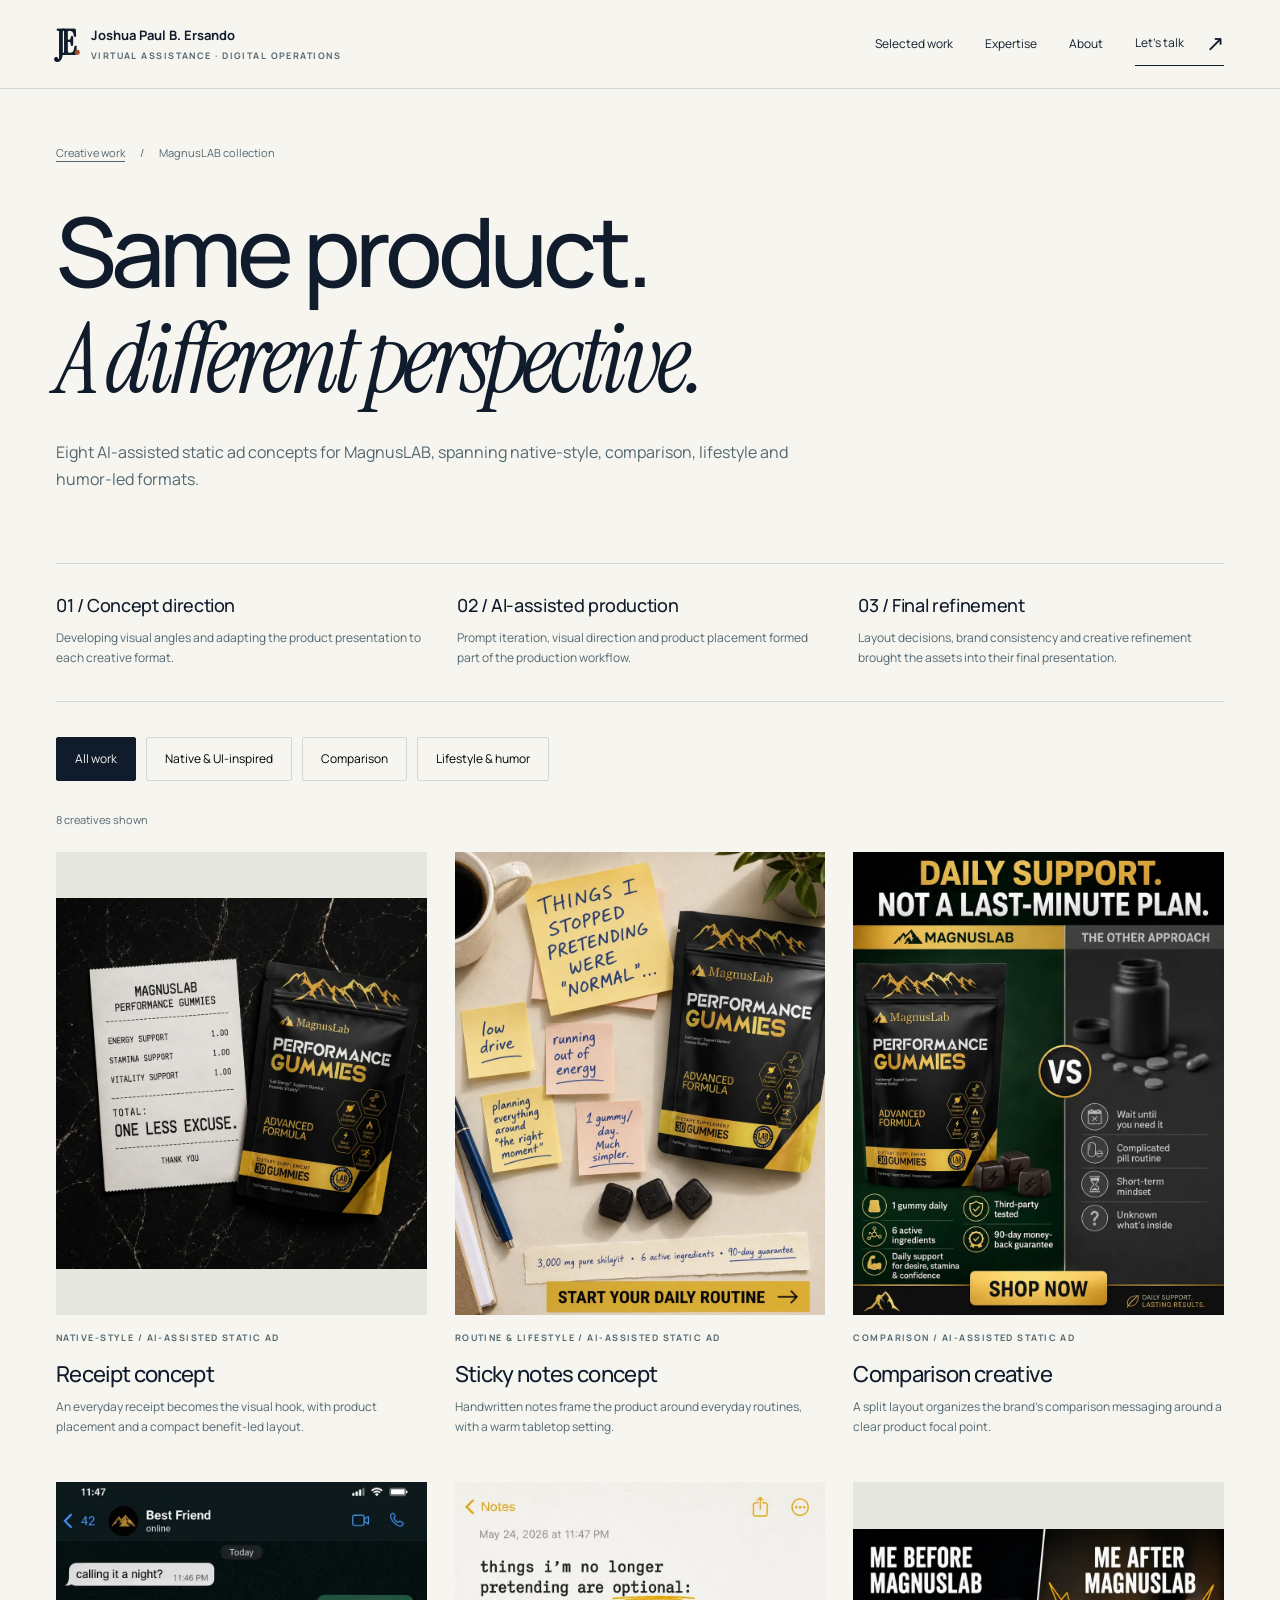
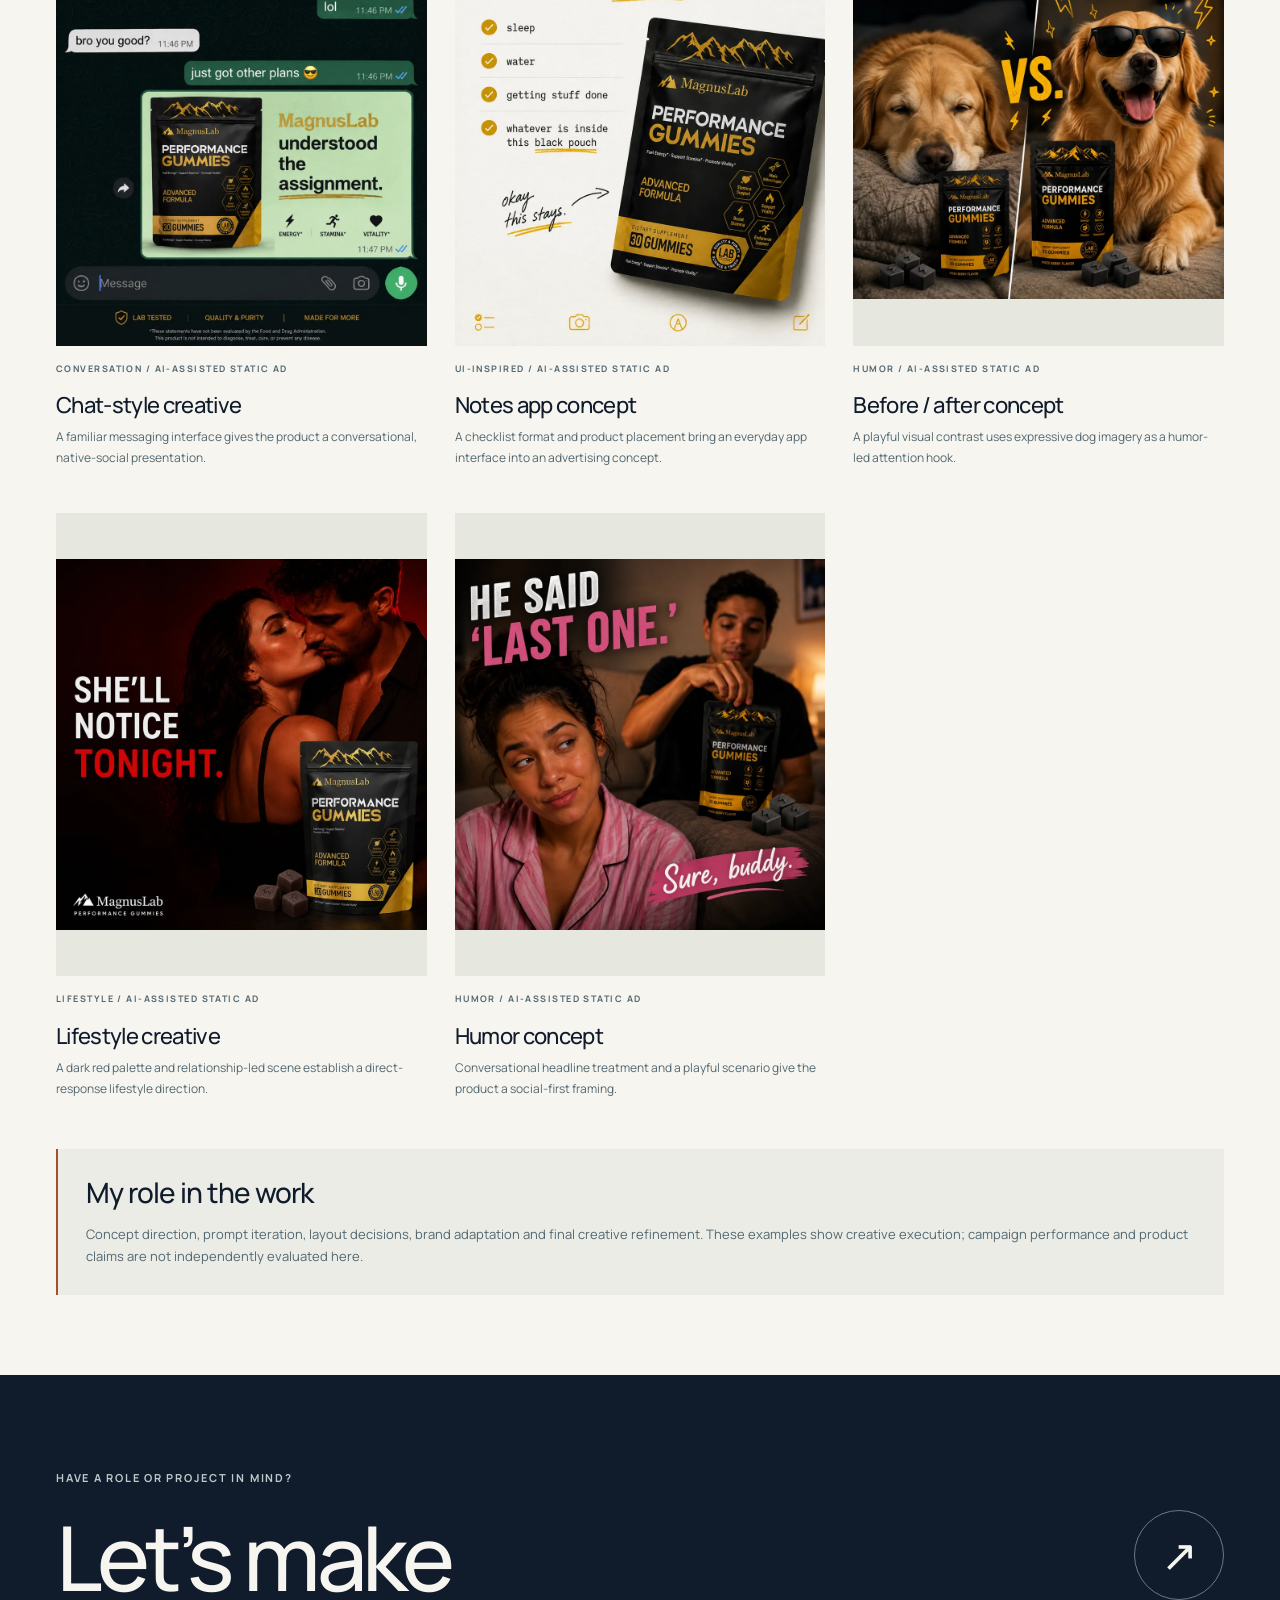
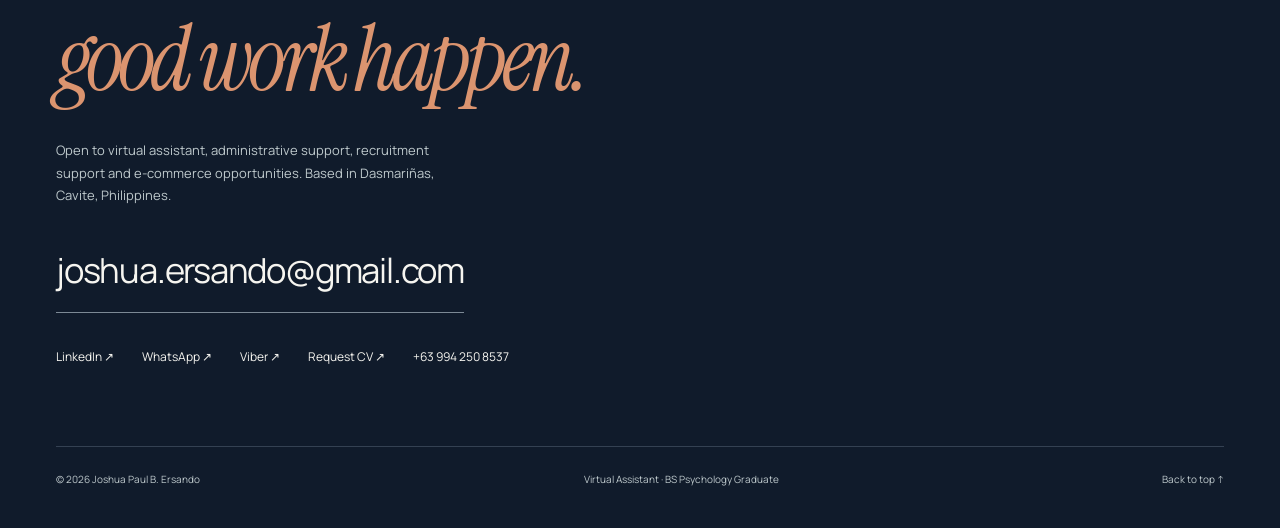
<file: creatives.html>
<!doctype html>
<html lang="en"><head><meta charset="utf-8"><meta name="viewport" content="width=device-width, initial-scale=1">
<title>AI-Assisted Static Ad Creative Portfolio | Joshua Paul B. Ersando</title><meta name="description" content="Explore eight MagnusLAB static advertising concepts by Joshua Paul B. Ersando, with concept direction, AI-assisted production and final creative refinement."><meta name="theme-color" content="#101b2b">
<link rel="canonical" href="https://joshuaersando-byte.github.io/creatives.html"><link rel="icon" href="assets/favicon.svg" type="image/svg+xml">
<meta property="og:type" content="website"><meta property="og:title" content="AI-Assisted Static Ad Creative Portfolio | Joshua Paul B. Ersando"><meta property="og:description" content="Explore eight MagnusLAB static advertising concepts by Joshua Paul B. Ersando, with concept direction, AI-assisted production and final creative refinement."><meta property="og:url" content="https://joshuaersando-byte.github.io/creatives.html"><meta property="og:image" content="https://joshuaersando-byte.github.io/images/profile.webp"><meta property="og:image:width" content="1254"><meta property="og:image:height" content="1254"><meta property="og:image:alt" content="Joshua Paul B. Ersando — Virtual Assistant portfolio"><meta name="twitter:card" content="summary_large_image"><meta name="twitter:title" content="AI-Assisted Static Ad Creative Portfolio | Joshua Paul B. Ersando"><meta name="twitter:description" content="Explore eight MagnusLAB static advertising concepts by Joshua Paul B. Ersando, with concept direction, AI-assisted production and final creative refinement."><meta name="twitter:image" content="https://joshuaersando-byte.github.io/images/profile.webp">
<link rel="stylesheet" href="assets/style.css"><script src="assets/site.js" defer></script></head><body class="creative-page"><a class="skip" href="#main">Skip to content</a>
<header class="header"><div class="wrap nav-wrap">
<a class="wordmark" href="index.html" aria-label="Joshua Paul B. Ersando — home"><span class="monogram" aria-hidden="true">JE<span style="color:var(--copper)">.</span></span><span>Joshua Paul B. Ersando<small>Virtual Assistance · Digital Operations</small></span></a>
<button class="menu-toggle" type="button" aria-controls="primary-nav" aria-expanded="false">Menu +</button>
<nav class="nav" id="primary-nav" aria-label="Main navigation"><a href="index.html#work">Selected work</a><a href="index.html#expertise">Expertise</a><a href="index.html#about">About</a><a class="nav-contact" href="index.html#contact">Let’s talk <span class="arrow" aria-hidden="true">↗</span></a></nav>
</div></header>
<main id="main"><section class="wrap case-hero"><div class="breadcrumbs"><a href="index.html#creative-work">Creative work</a><span>/</span><span>MagnusLAB collection</span></div><h1>Same product.<br><em>A different perspective.</em></h1><p class="lead">Eight AI-assisted static ad concepts for MagnusLAB, spanning native-style, comparison, lifestyle and humor-led formats.</p></section><section class="wrap" aria-label="Creative approach"><div class="creative-process"><div><h2>01 / Concept direction</h2><p>Developing visual angles and adapting the product presentation to each creative format.</p></div><div><h2>02 / AI-assisted production</h2><p>Prompt iteration, visual direction and product placement formed part of the production workflow.</p></div><div><h2>03 / Final refinement</h2><p>Layout decisions, brand consistency and creative refinement brought the assets into their final presentation.</p></div></div><div class="filters" aria-label="Filter creative work"><button type="button" data-filter="all" aria-pressed="true">All work</button><button type="button" data-filter="native" aria-pressed="false">Native & UI-inspired</button><button type="button" data-filter="comparison" aria-pressed="false">Comparison</button><button type="button" data-filter="lifestyle" aria-pressed="false">Lifestyle & humor</button></div><p class="filter-status" id="filter-status" aria-live="polite">8 creatives shown</p><div class="creative-gallery"><article class="creative-item" data-category="native"><a href="images/static-ads/ai-static-ad-06-receipt.png" data-gallery="creatives" data-caption="MagnusLAB — Receipt concept" aria-label="Enlarge Receipt concept"><img src="assets/thumbs/static-ads-ai-static-ad-06-receipt.webp" alt="MagnusLAB — Receipt concept" width="920" height="920" class="" loading="lazy" decoding="async"></a><p class="eyebrow">Native-style / AI-assisted static ad</p><h2>Receipt concept</h2><p>An everyday receipt becomes the visual hook, with product placement and a compact benefit-led layout.</p></article><article class="creative-item" data-category="native"><a href="images/static-ads/ai-static-ad-02-sticky-notes.png" data-gallery="creatives" data-caption="MagnusLAB — Sticky notes concept" aria-label="Enlarge Sticky notes concept"><img src="assets/thumbs/static-ads-ai-static-ad-02-sticky-notes.webp" alt="MagnusLAB — Sticky notes concept" width="920" height="1150" class="" loading="lazy" decoding="async"></a><p class="eyebrow">Routine & lifestyle / AI-assisted static ad</p><h2>Sticky notes concept</h2><p>Handwritten notes frame the product around everyday routines, with a warm tabletop setting.</p></article><article class="creative-item" data-category="comparison"><a href="images/static-ads/ai-static-ad-08-comparison.png" data-gallery="creatives" data-caption="MagnusLAB — Comparison creative" aria-label="Enlarge Comparison creative"><img src="assets/thumbs/static-ads-ai-static-ad-08-comparison.webp" alt="MagnusLAB — Comparison creative" width="920" height="1150" class="" loading="lazy" decoding="async"></a><p class="eyebrow">Comparison / AI-assisted static ad</p><h2>Comparison creative</h2><p>A split layout organizes the brand’s comparison messaging around a clear product focal point.</p></article><article class="creative-item" data-category="native"><a href="images/static-ads/ai-static-ad-03-whatsapp-chat.png" data-gallery="creatives" data-caption="MagnusLAB — Chat-style creative" aria-label="Enlarge Chat-style creative"><img src="assets/thumbs/static-ads-ai-static-ad-03-whatsapp-chat.webp" alt="MagnusLAB — Chat-style creative" width="920" height="1150" class="" loading="lazy" decoding="async"></a><p class="eyebrow">Conversation / AI-assisted static ad</p><h2>Chat-style creative</h2><p>A familiar messaging interface gives the product a conversational, native-social presentation.</p></article><article class="creative-item" data-category="native"><a href="images/static-ads/ai-static-ad-05-notes-app.png" data-gallery="creatives" data-caption="MagnusLAB — Notes app concept" aria-label="Enlarge Notes app concept"><img src="assets/thumbs/static-ads-ai-static-ad-05-notes-app.webp" alt="MagnusLAB — Notes app concept" width="920" height="1150" class="" loading="lazy" decoding="async"></a><p class="eyebrow">UI-inspired / AI-assisted static ad</p><h2>Notes app concept</h2><p>A checklist format and product placement bring an everyday app interface into an advertising concept.</p></article><article class="creative-item" data-category="lifestyle"><a href="images/static-ads/ai-static-ad-01-dog-before-after.png" data-gallery="creatives" data-caption="MagnusLAB — Before / after concept" aria-label="Enlarge Before / after concept"><img src="assets/thumbs/static-ads-ai-static-ad-01-dog-before-after.webp" alt="MagnusLAB — Before / after concept" width="920" height="920" class="" loading="lazy" decoding="async"></a><p class="eyebrow">Humor / AI-assisted static ad</p><h2>Before / after concept</h2><p>A playful visual contrast uses expressive dog imagery as a humor-led attention hook.</p></article><article class="creative-item" data-category="lifestyle"><a href="images/static-ads/ai-static-ad-04-couple-red.png" data-gallery="creatives" data-caption="MagnusLAB — Lifestyle creative" aria-label="Enlarge Lifestyle creative"><img src="assets/thumbs/static-ads-ai-static-ad-04-couple-red.webp" alt="MagnusLAB — Lifestyle creative" width="920" height="920" class="" loading="lazy" decoding="async"></a><p class="eyebrow">Lifestyle / AI-assisted static ad</p><h2>Lifestyle creative</h2><p>A dark red palette and relationship-led scene establish a direct-response lifestyle direction.</p></article><article class="creative-item" data-category="lifestyle"><a href="images/static-ads/ai-static-ad-07-last-one.png" data-gallery="creatives" data-caption="MagnusLAB — Humor concept" aria-label="Enlarge Humor concept"><img src="assets/thumbs/static-ads-ai-static-ad-07-last-one.webp" alt="MagnusLAB — Humor concept" width="920" height="920" class="" loading="lazy" decoding="async"></a><p class="eyebrow">Humor / AI-assisted static ad</p><h2>Humor concept</h2><p>Conversational headline treatment and a playful scenario give the product a social-first framing.</p></article></div><div class="deliverables" style="margin:50px 0 80px"><h3>My role in the work</h3><p>Concept direction, prompt iteration, layout decisions, brand adaptation and final creative refinement. These examples show creative execution; campaign performance and product claims are not independently evaluated here.</p></div></section></main><footer id="contact" class="dark contact"><div class="wrap">
<div class="contact-top"><div><p class="eyebrow">Have a role or project in mind?</p><h2>Let’s make<br><em>good work happen.</em></h2><p class="contact-copy">Open to virtual assistant, administrative support, recruitment support and e-commerce opportunities. Based in Dasmariñas, Cavite, Philippines.</p></div><a class="round-arrow" href="mailto:joshua.ersando@gmail.com" aria-label="Email Joshua">↗</a></div>
<a class="email-link" href="mailto:joshua.ersando@gmail.com">joshua.ersando@gmail.com</a>
<div class="contact-links"><a href="https://www.linkedin.com/in/joshua-ersando" target="_blank" rel="noopener noreferrer">LinkedIn ↗</a><a href="https://wa.me/639942508537?text=Hi%20Joshua%2C%20I%20came%20across%20your%20portfolio%20and%20would%20like%20to%20discuss%20an%20opportunity." target="_blank" rel="noopener noreferrer">WhatsApp ↗</a><a href="viber://chat?number=%2B639942508537">Viber ↗</a><a href="mailto:joshua.ersando@gmail.com?subject=Request%20for%20your%20CV">Request CV ↗</a><a href="tel:+639942508537">+63 994 250 8537</a></div>
<div class="footer-row"><span>© 2026 Joshua Paul B. Ersando</span><span>Virtual Assistant · BS Psychology Graduate</span><a href="#main">Back to top ↑</a></div></div></footer><dialog id="lightbox" aria-labelledby="lightbox-caption"><div class="lightbox-top"><p id="lightbox-caption" aria-live="polite">Project preview</p><button class="lightbox-close" type="button" aria-label="Close preview" autofocus>×</button></div><div class="lightbox-body"><img alt=""><p class="lightbox-error" hidden>This image could not load. You can try opening the original below.</p></div><div class="lightbox-nav"><button type="button" data-step="-1" aria-label="Previous image">←</button><a href="#" data-original target="_blank" rel="noopener noreferrer">Open original at full size ↗</a><button type="button" data-step="1" aria-label="Next image">→</button></div></dialog></body></html>
</file>
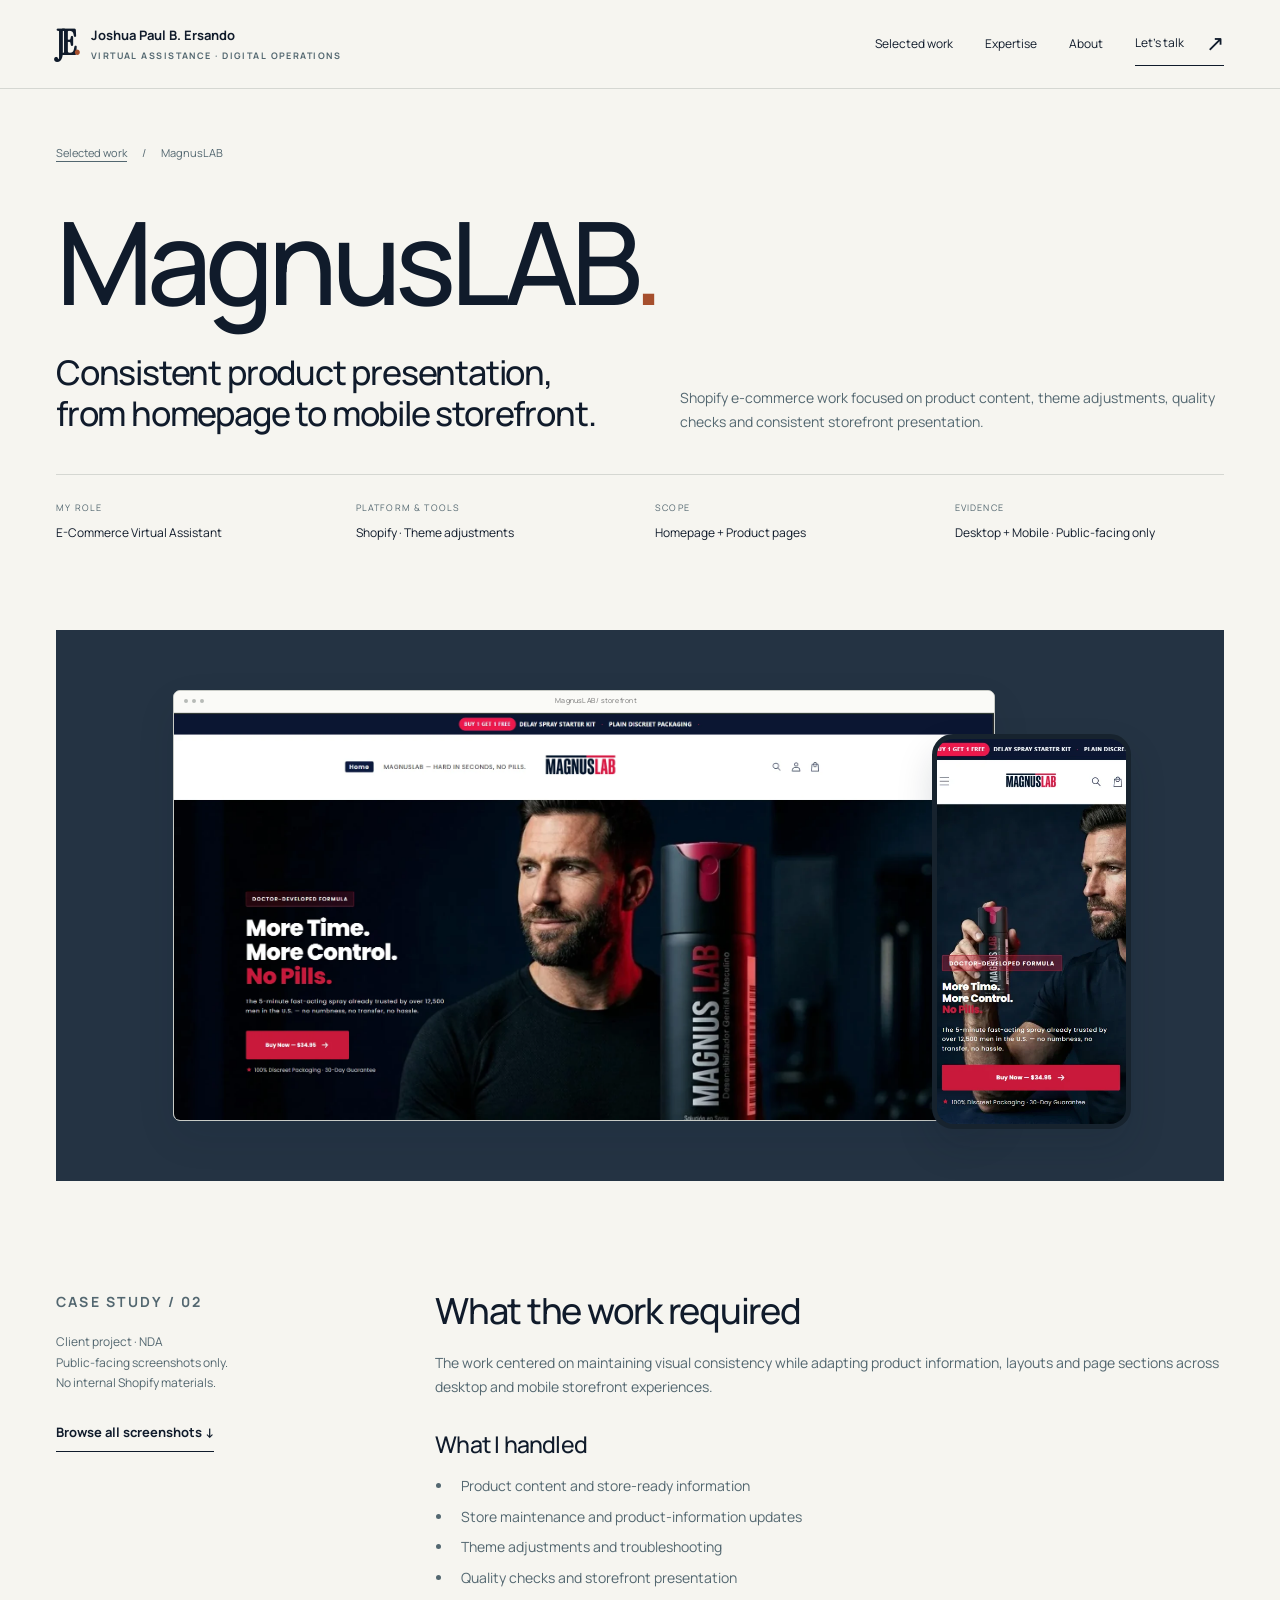
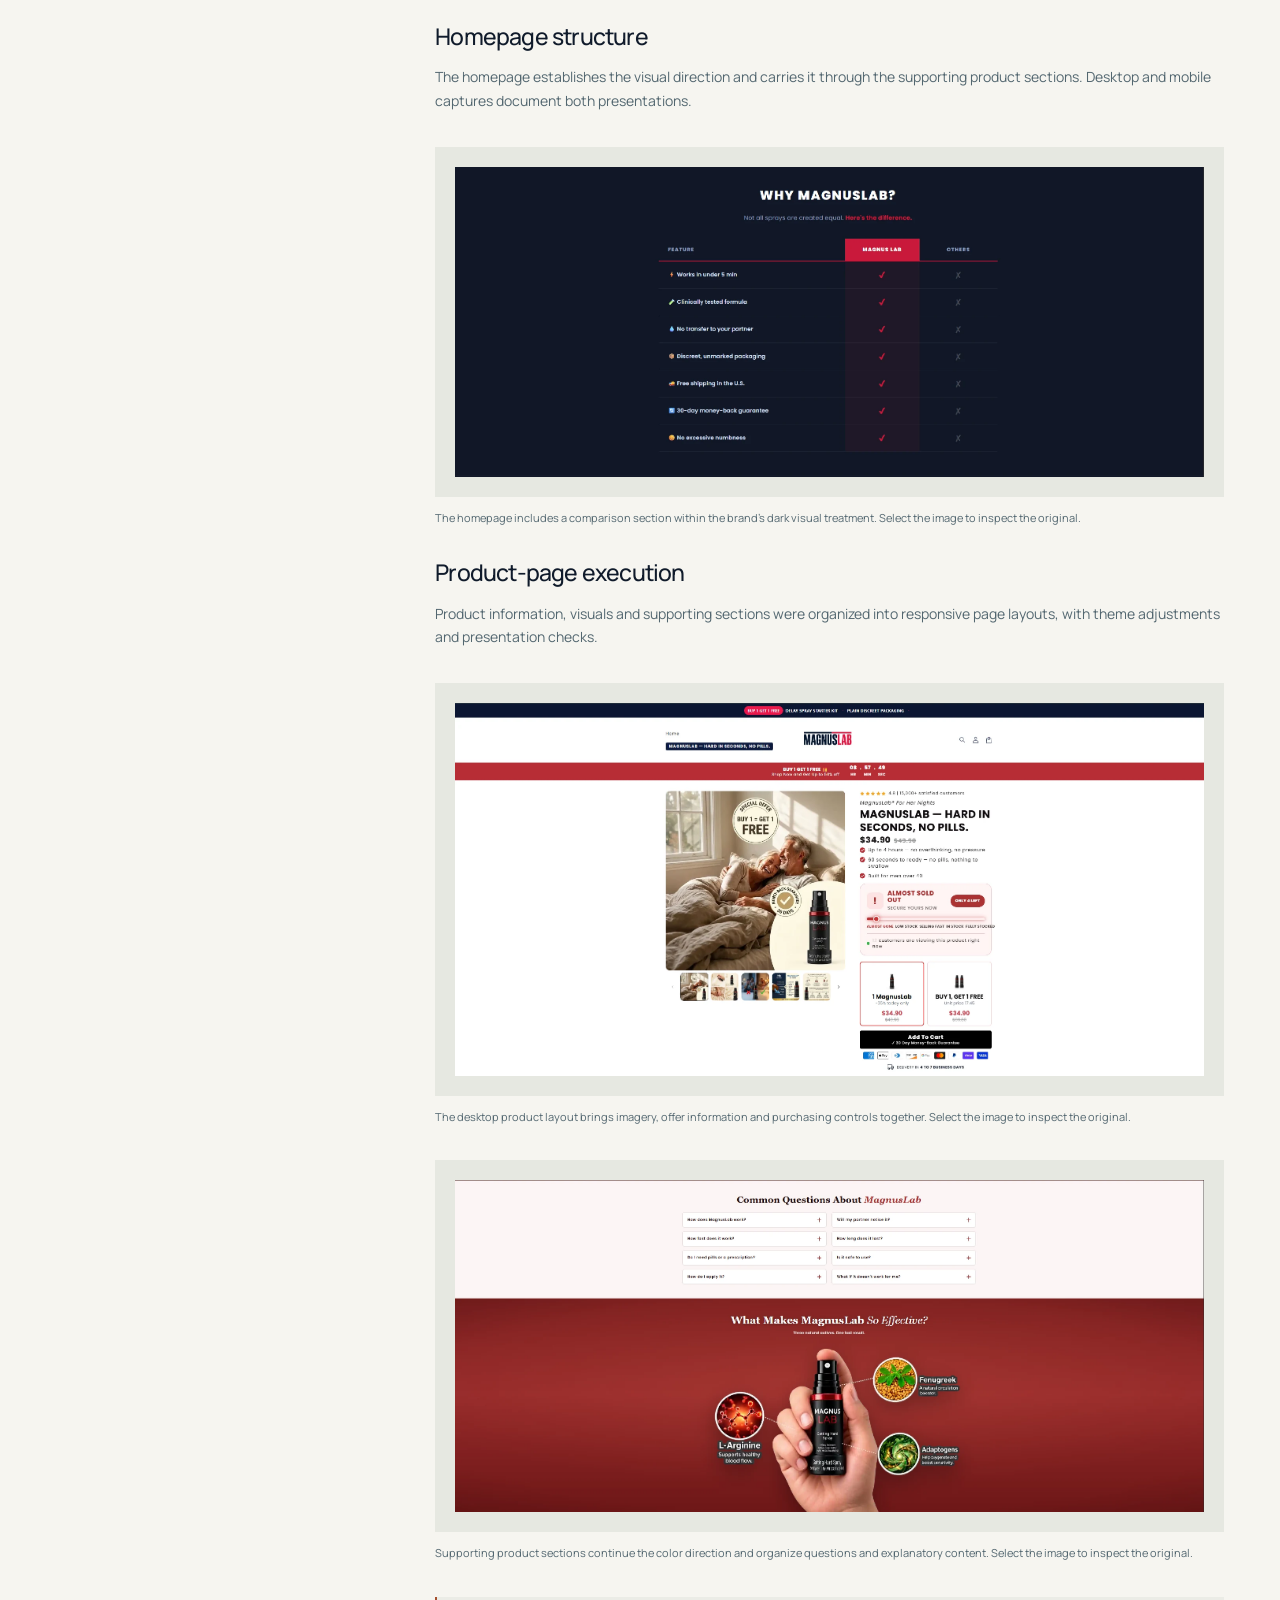
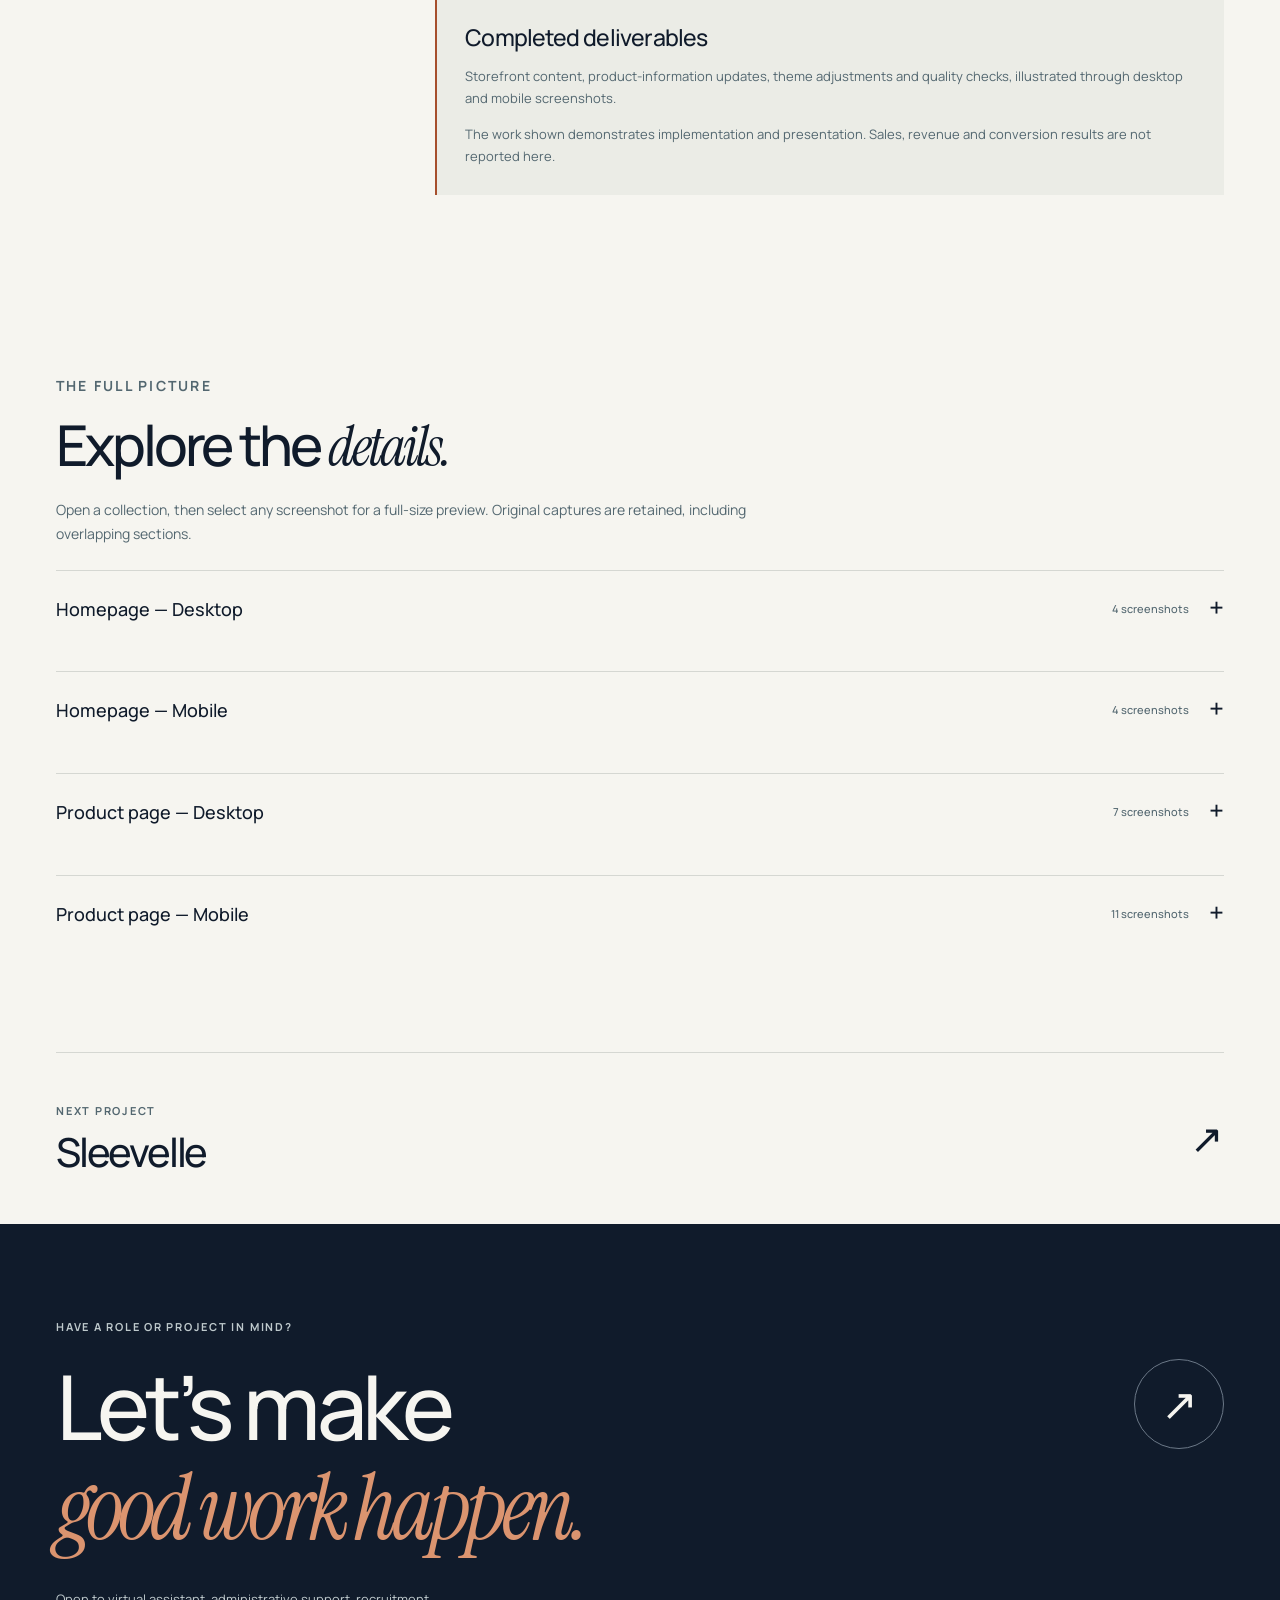
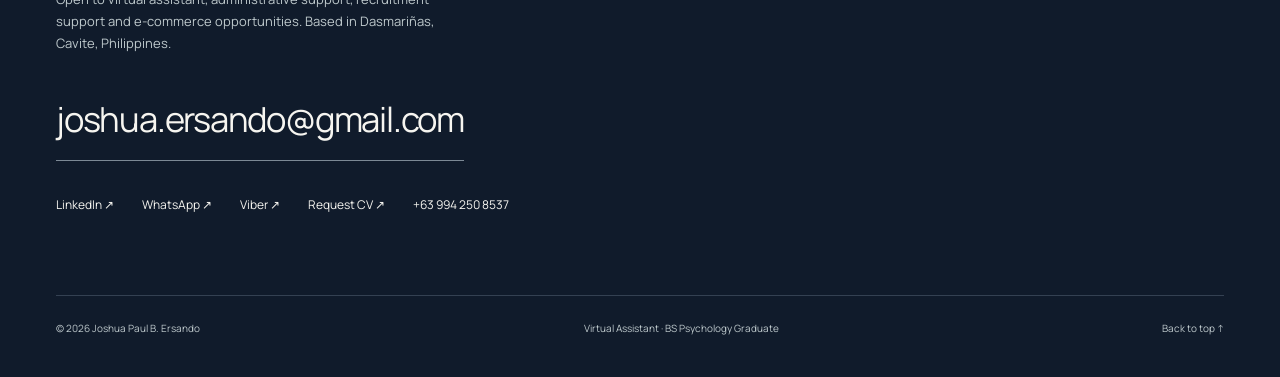
<file: magnuslab.html>
<!doctype html>
<html lang="en"><head><meta charset="utf-8"><meta name="viewport" content="width=device-width, initial-scale=1">
<title>MagnusLAB — Shopify Case Study | Joshua Paul B. Ersando</title><meta name="description" content="Shopify e-commerce work focused on product content, theme adjustments, quality checks and consistent storefront presentation."><meta name="theme-color" content="#101b2b">
<link rel="canonical" href="https://joshuaersando-byte.github.io/magnuslab.html"><link rel="icon" href="assets/favicon.svg" type="image/svg+xml">
<meta property="og:type" content="website"><meta property="og:title" content="MagnusLAB — Shopify Case Study | Joshua Paul B. Ersando"><meta property="og:description" content="Shopify e-commerce work focused on product content, theme adjustments, quality checks and consistent storefront presentation."><meta property="og:url" content="https://joshuaersando-byte.github.io/magnuslab.html"><meta property="og:image" content="https://joshuaersando-byte.github.io/images/profile.webp"><meta property="og:image:width" content="1254"><meta property="og:image:height" content="1254"><meta property="og:image:alt" content="Joshua Paul B. Ersando — Virtual Assistant portfolio"><meta name="twitter:card" content="summary_large_image"><meta name="twitter:title" content="MagnusLAB — Shopify Case Study | Joshua Paul B. Ersando"><meta name="twitter:description" content="Shopify e-commerce work focused on product content, theme adjustments, quality checks and consistent storefront presentation."><meta name="twitter:image" content="https://joshuaersando-byte.github.io/images/profile.webp">
<link rel="stylesheet" href="assets/style.css"><script src="assets/site.js" defer></script></head><body class=""><a class="skip" href="#main">Skip to content</a>
<header class="header"><div class="wrap nav-wrap">
<a class="wordmark" href="index.html" aria-label="Joshua Paul B. Ersando — home"><span class="monogram" aria-hidden="true">JE<span style="color:var(--copper)">.</span></span><span>Joshua Paul B. Ersando<small>Virtual Assistance · Digital Operations</small></span></a>
<button class="menu-toggle" type="button" aria-controls="primary-nav" aria-expanded="false">Menu +</button>
<nav class="nav" id="primary-nav" aria-label="Main navigation"><a href="index.html#work">Selected work</a><a href="index.html#expertise">Expertise</a><a href="index.html#about">About</a><a class="nav-contact" href="index.html#contact">Let’s talk <span class="arrow" aria-hidden="true">↗</span></a></nav>
</div></header>
<main id="main"><section class="wrap case-hero"><div class="breadcrumbs"><a href="index.html#work">Selected work</a><span>/</span><span>MagnusLAB</span></div><h1>MagnusLAB<span style="color:var(--copper)">.</span></h1><div class="case-intro"><h2>Consistent product presentation, from homepage to mobile storefront.</h2><p>Shopify e-commerce work focused on product content, theme adjustments, quality checks and consistent storefront presentation.</p></div><dl class="case-meta"><div><dt>My role</dt><dd>E-Commerce Virtual Assistant</dd></div><div><dt>Platform & tools</dt><dd>Shopify · Theme adjustments</dd></div><div><dt>Scope</dt><dd>Homepage + Product pages</dd></div><div><dt>Evidence</dt><dd>Desktop + Mobile · Public-facing only</dd></div></dl></section><div class="wrap"><div class="wide-stage magnus"><div class="desktop-frame"><div class="browser-bar" aria-hidden="true"><i></i><i></i><i></i><span>MagnusLAB / storefront</span></div><img src="images/magnuslab_github_assets/magnuslab/homepage-desktop-04.webp" alt="MagnusLAB desktop storefront" width="1902" height="945" class="" loading="eager" decoding="async" fetchpriority="high"></div><div class="phone-frame"><img src="images/magnuslab_github_assets/magnuslab/homepage-mobile-01.webp" alt="MagnusLAB mobile storefront" width="391" height="760" class="" loading="lazy" decoding="async"></div></div></div>
<section class="wrap section case-body"><div class="body-label"><p class="eyebrow">Case study / 02</p><p style="font-size:12px;margin-top:20px">Client project · NDA<br>Public-facing screenshots only.<br>No internal Shopify materials.</p><a class="text-link" href="#screenshots" style="margin-top:20px">Browse all screenshots ↓</a></div><div><h2>What the work required</h2><p>The work centered on maintaining visual consistency while adapting product information, layouts and page sections across desktop and mobile storefront experiences.</p><h3>What I handled</h3><ul><li>Product content and store-ready information</li><li>Store maintenance and product-information updates</li><li>Theme adjustments and troubleshooting</li><li>Quality checks and storefront presentation</li></ul><h3>Homepage structure</h3><p>The homepage establishes the visual direction and carries it through the supporting product sections. Desktop and mobile captures document both presentations.</p><figure class="evidence-figure"><a href="images/magnuslab_github_assets/magnuslab/homepage-desktop-03.webp" data-gallery="curated-magnuslab" data-caption="MagnusLAB homepage — comparison section" aria-label="Enlarge MagnusLAB homepage — comparison section"><img src="images/magnuslab_github_assets/magnuslab/homepage-desktop-03.webp" alt="MagnusLAB homepage — comparison section" width="1901" height="787" class="" loading="lazy" decoding="async"></a><figcaption>The homepage includes a comparison section within the brand’s dark visual treatment. Select the image to inspect the original.</figcaption></figure><h3>Product-page execution</h3><p>Product information, visuals and supporting sections were organized into responsive page layouts, with theme adjustments and presentation checks.</p><figure class="evidence-figure"><a href="images/magnuslab_github_assets/magnuslab/product-desktop-07.webp" data-gallery="curated-magnuslab" data-caption="MagnusLAB product page — product selection" aria-label="Enlarge MagnusLAB product page — product selection"><img src="images/magnuslab_github_assets/magnuslab/product-desktop-07.webp" alt="MagnusLAB product page — product selection" width="1897" height="945" class="" loading="lazy" decoding="async"></a><figcaption>The desktop product layout brings imagery, offer information and purchasing controls together. Select the image to inspect the original.</figcaption></figure><figure class="evidence-figure"><a href="images/magnuslab_github_assets/magnuslab/product-desktop-03.webp" data-gallery="curated-magnuslab" data-caption="MagnusLAB product page — FAQs and product explanation" aria-label="Enlarge MagnusLAB product page — FAQs and product explanation"><img src="images/magnuslab_github_assets/magnuslab/product-desktop-03.webp" alt="MagnusLAB product page — FAQs and product explanation" width="1905" height="845" class="" loading="lazy" decoding="async"></a><figcaption>Supporting product sections continue the color direction and organize questions and explanatory content. Select the image to inspect the original.</figcaption></figure><div class="deliverables"><h3>Completed deliverables</h3><p>Storefront content, product-information updates, theme adjustments and quality checks, illustrated through desktop and mobile screenshots.</p><p style="margin-top:14px">The work shown demonstrates implementation and presentation. Sales, revenue and conversion results are not reported here.</p></div></div></section>
<section class="wrap gallery-section" id="screenshots"><p class="eyebrow" style="margin-bottom:18px">The full picture</p><h2>Explore the <em>details.</em></h2><p>Open a collection, then select any screenshot for a full-size preview. Original captures are retained, including overlapping sections.</p><details class="gallery-group"><summary>Homepage — Desktop<span>4 screenshots</span></summary><div class="gallery-grid"><a class="shot " href="images/magnuslab_github_assets/magnuslab/homepage-desktop-04.webp" data-gallery="magnuslab-gallery-1" data-caption="MagnusLAB homepage — desktop screenshot 4"><img src="assets/thumbs/magnuslab-homepage-desktop-04.webp" alt="MagnusLAB homepage — desktop screenshot 4" width="920" height="457" class="" loading="lazy" decoding="async"><span>Homepage — Desktop — 4<span aria-hidden="true">↗</span></span></a><a class="shot " href="images/magnuslab_github_assets/magnuslab/homepage-desktop-03.webp" data-gallery="magnuslab-gallery-1" data-caption="MagnusLAB homepage — desktop screenshot 3"><img src="assets/thumbs/magnuslab-homepage-desktop-03.webp" alt="MagnusLAB homepage — desktop screenshot 3" width="920" height="381" class="" loading="lazy" decoding="async"><span>Homepage — Desktop — 3<span aria-hidden="true">↗</span></span></a><a class="shot " href="images/magnuslab_github_assets/magnuslab/homepage-desktop-02.webp" data-gallery="magnuslab-gallery-1" data-caption="MagnusLAB homepage — desktop screenshot 2"><img src="assets/thumbs/magnuslab-homepage-desktop-02.webp" alt="MagnusLAB homepage — desktop screenshot 2" width="920" height="259" class="" loading="lazy" decoding="async"><span>Homepage — Desktop — 2<span aria-hidden="true">↗</span></span></a><a class="shot " href="images/magnuslab_github_assets/magnuslab/homepage-desktop-01.webp" data-gallery="magnuslab-gallery-1" data-caption="MagnusLAB homepage — desktop screenshot 1"><img src="assets/thumbs/magnuslab-homepage-desktop-01.webp" alt="MagnusLAB homepage — desktop screenshot 1" width="920" height="353" class="" loading="lazy" decoding="async"><span>Homepage — Desktop — 1<span aria-hidden="true">↗</span></span></a></div></details><details class="gallery-group"><summary>Homepage — Mobile<span>4 screenshots</span></summary><div class="gallery-grid"><a class="shot mobile" href="images/magnuslab_github_assets/magnuslab/homepage-mobile-04.webp" data-gallery="magnuslab-gallery-2" data-caption="MagnusLAB homepage — mobile screenshot 4"><img src="assets/thumbs/magnuslab-homepage-mobile-04.webp" alt="MagnusLAB homepage — mobile screenshot 4" width="386" height="545" class="" loading="lazy" decoding="async"><span>Homepage — Mobile — 4<span aria-hidden="true">↗</span></span></a><a class="shot mobile" href="images/magnuslab_github_assets/magnuslab/homepage-mobile-03.webp" data-gallery="magnuslab-gallery-2" data-caption="MagnusLAB homepage — mobile screenshot 3"><img src="assets/thumbs/magnuslab-homepage-mobile-03.webp" alt="MagnusLAB homepage — mobile screenshot 3" width="390" height="687" class="" loading="lazy" decoding="async"><span>Homepage — Mobile — 3<span aria-hidden="true">↗</span></span></a><a class="shot mobile" href="images/magnuslab_github_assets/magnuslab/homepage-mobile-02.webp" data-gallery="magnuslab-gallery-2" data-caption="MagnusLAB homepage — mobile screenshot 2"><img src="assets/thumbs/magnuslab-homepage-mobile-02.webp" alt="MagnusLAB homepage — mobile screenshot 2" width="389" height="601" class="" loading="lazy" decoding="async"><span>Homepage — Mobile — 2<span aria-hidden="true">↗</span></span></a><a class="shot mobile" href="images/magnuslab_github_assets/magnuslab/homepage-mobile-01.webp" data-gallery="magnuslab-gallery-2" data-caption="MagnusLAB homepage — mobile screenshot 1"><img src="assets/thumbs/magnuslab-homepage-mobile-01.webp" alt="MagnusLAB homepage — mobile screenshot 1" width="391" height="760" class="" loading="lazy" decoding="async"><span>Homepage — Mobile — 1<span aria-hidden="true">↗</span></span></a></div></details><details class="gallery-group"><summary>Product page — Desktop<span>7 screenshots</span></summary><div class="gallery-grid"><a class="shot " href="images/magnuslab_github_assets/magnuslab/product-desktop-07.webp" data-gallery="magnuslab-gallery-3" data-caption="MagnusLAB product page — desktop screenshot 7"><img src="assets/thumbs/magnuslab-product-desktop-07.webp" alt="MagnusLAB product page — desktop screenshot 7" width="920" height="458" class="" loading="lazy" decoding="async"><span>Product Page — Desktop — 7<span aria-hidden="true">↗</span></span></a><a class="shot " href="images/magnuslab_github_assets/magnuslab/product-desktop-06.webp" data-gallery="magnuslab-gallery-3" data-caption="MagnusLAB product page — desktop screenshot 6"><img src="assets/thumbs/magnuslab-product-desktop-06.webp" alt="MagnusLAB product page — desktop screenshot 6" width="920" height="376" class="" loading="lazy" decoding="async"><span>Product Page — Desktop — 6<span aria-hidden="true">↗</span></span></a><a class="shot " href="images/magnuslab_github_assets/magnuslab/product-desktop-05.webp" data-gallery="magnuslab-gallery-3" data-caption="MagnusLAB product page — desktop screenshot 5"><img src="assets/thumbs/magnuslab-product-desktop-05.webp" alt="MagnusLAB product page — desktop screenshot 5" width="920" height="456" class="" loading="lazy" decoding="async"><span>Product Page — Desktop — 5<span aria-hidden="true">↗</span></span></a><a class="shot " href="images/magnuslab_github_assets/magnuslab/product-desktop-04.webp" data-gallery="magnuslab-gallery-3" data-caption="MagnusLAB product page — desktop screenshot 4"><img src="assets/thumbs/magnuslab-product-desktop-04.webp" alt="MagnusLAB product page — desktop screenshot 4" width="920" height="456" class="" loading="lazy" decoding="async"><span>Product Page — Desktop — 4<span aria-hidden="true">↗</span></span></a><a class="shot " href="images/magnuslab_github_assets/magnuslab/product-desktop-03.webp" data-gallery="magnuslab-gallery-3" data-caption="MagnusLAB product page — desktop screenshot 3"><img src="assets/thumbs/magnuslab-product-desktop-03.webp" alt="MagnusLAB product page — desktop screenshot 3" width="920" height="408" class="" loading="lazy" decoding="async"><span>Product Page — Desktop — 3<span aria-hidden="true">↗</span></span></a><a class="shot " href="images/magnuslab_github_assets/magnuslab/product-desktop-02.webp" data-gallery="magnuslab-gallery-3" data-caption="MagnusLAB product page — desktop screenshot 2"><img src="assets/thumbs/magnuslab-product-desktop-02.webp" alt="MagnusLAB product page — desktop screenshot 2" width="920" height="388" class="" loading="lazy" decoding="async"><span>Product Page — Desktop — 2<span aria-hidden="true">↗</span></span></a><a class="shot " href="images/magnuslab_github_assets/magnuslab/product-desktop-01.webp" data-gallery="magnuslab-gallery-3" data-caption="MagnusLAB product page — desktop screenshot 1"><img src="assets/thumbs/magnuslab-product-desktop-01.webp" alt="MagnusLAB product page — desktop screenshot 1" width="920" height="431" class="" loading="lazy" decoding="async"><span>Product Page — Desktop — 1<span aria-hidden="true">↗</span></span></a></div></details><details class="gallery-group"><summary>Product page — Mobile<span>11 screenshots</span></summary><div class="gallery-grid"><a class="shot mobile" href="images/magnuslab_github_assets/magnuslab/product-mobile-11.webp" data-gallery="magnuslab-gallery-4" data-caption="MagnusLAB product page — mobile screenshot 11"><img src="assets/thumbs/magnuslab-product-mobile-11.webp" alt="MagnusLAB product page — mobile screenshot 11" width="385" height="839" class="" loading="lazy" decoding="async"><span>Product Page — Mobile — 11<span aria-hidden="true">↗</span></span></a><a class="shot mobile" href="images/magnuslab_github_assets/magnuslab/product-mobile-10.webp" data-gallery="magnuslab-gallery-4" data-caption="MagnusLAB product page — mobile screenshot 10"><img src="assets/thumbs/magnuslab-product-mobile-10.webp" alt="MagnusLAB product page — mobile screenshot 10" width="390" height="842" class="" loading="lazy" decoding="async"><span>Product Page — Mobile — 10<span aria-hidden="true">↗</span></span></a><a class="shot mobile" href="images/magnuslab_github_assets/magnuslab/product-mobile-09.webp" data-gallery="magnuslab-gallery-4" data-caption="MagnusLAB product page — mobile screenshot 9"><img src="assets/thumbs/magnuslab-product-mobile-09.webp" alt="MagnusLAB product page — mobile screenshot 9" width="389" height="834" class="" loading="lazy" decoding="async"><span>Product Page — Mobile — 9<span aria-hidden="true">↗</span></span></a><a class="shot mobile" href="images/magnuslab_github_assets/magnuslab/product-mobile-08.webp" data-gallery="magnuslab-gallery-4" data-caption="MagnusLAB product page — mobile screenshot 8"><img src="assets/thumbs/magnuslab-product-mobile-08.webp" alt="MagnusLAB product page — mobile screenshot 8" width="386" height="835" class="" loading="lazy" decoding="async"><span>Product Page — Mobile — 8<span aria-hidden="true">↗</span></span></a><a class="shot mobile" href="images/magnuslab_github_assets/magnuslab/product-mobile-07.webp" data-gallery="magnuslab-gallery-4" data-caption="MagnusLAB product page — mobile screenshot 7"><img src="assets/thumbs/magnuslab-product-mobile-07.webp" alt="MagnusLAB product page — mobile screenshot 7" width="387" height="843" class="" loading="lazy" decoding="async"><span>Product Page — Mobile — 7<span aria-hidden="true">↗</span></span></a><a class="shot mobile" href="images/magnuslab_github_assets/magnuslab/product-mobile-06.webp" data-gallery="magnuslab-gallery-4" data-caption="MagnusLAB product page — mobile screenshot 6"><img src="assets/thumbs/magnuslab-product-mobile-06.webp" alt="MagnusLAB product page — mobile screenshot 6" width="388" height="841" class="" loading="lazy" decoding="async"><span>Product Page — Mobile — 6<span aria-hidden="true">↗</span></span></a><a class="shot mobile" href="images/magnuslab_github_assets/magnuslab/product-mobile-05.webp" data-gallery="magnuslab-gallery-4" data-caption="MagnusLAB product page — mobile screenshot 5"><img src="assets/thumbs/magnuslab-product-mobile-05.webp" alt="MagnusLAB product page — mobile screenshot 5" width="388" height="825" class="" loading="lazy" decoding="async"><span>Product Page — Mobile — 5<span aria-hidden="true">↗</span></span></a><a class="shot mobile" href="images/magnuslab_github_assets/magnuslab/product-mobile-04.webp" data-gallery="magnuslab-gallery-4" data-caption="MagnusLAB product page — mobile screenshot 4"><img src="assets/thumbs/magnuslab-product-mobile-04.webp" alt="MagnusLAB product page — mobile screenshot 4" width="388" height="781" class="" loading="lazy" decoding="async"><span>Product Page — Mobile — 4<span aria-hidden="true">↗</span></span></a><a class="shot mobile" href="images/magnuslab_github_assets/magnuslab/product-mobile-03.webp" data-gallery="magnuslab-gallery-4" data-caption="MagnusLAB product page — mobile screenshot 3"><img src="assets/thumbs/magnuslab-product-mobile-03.webp" alt="MagnusLAB product page — mobile screenshot 3" width="388" height="713" class="" loading="lazy" decoding="async"><span>Product Page — Mobile — 3<span aria-hidden="true">↗</span></span></a><a class="shot mobile" href="images/magnuslab_github_assets/magnuslab/product-mobile-02.webp" data-gallery="magnuslab-gallery-4" data-caption="MagnusLAB product page — mobile screenshot 2"><img src="assets/thumbs/magnuslab-product-mobile-02.webp" alt="MagnusLAB product page — mobile screenshot 2" width="391" height="719" class="" loading="lazy" decoding="async"><span>Product Page — Mobile — 2<span aria-hidden="true">↗</span></span></a><a class="shot mobile" href="images/magnuslab_github_assets/magnuslab/product-mobile-01.webp" data-gallery="magnuslab-gallery-4" data-caption="MagnusLAB product page — mobile screenshot 1"><img src="assets/thumbs/magnuslab-product-mobile-01.webp" alt="MagnusLAB product page — mobile screenshot 1" width="392" height="737" class="" loading="lazy" decoding="async"><span>Product Page — Mobile — 1<span aria-hidden="true">↗</span></span></a></div></details></section><div class="wrap next-project"><div><p class="eyebrow">Next project</p><h2><a href="sleevelle.html">Sleevelle</a></h2></div><a href="sleevelle.html" aria-label="Explore Sleevelle">↗</a></div></main><footer id="contact" class="dark contact"><div class="wrap">
<div class="contact-top"><div><p class="eyebrow">Have a role or project in mind?</p><h2>Let’s make<br><em>good work happen.</em></h2><p class="contact-copy">Open to virtual assistant, administrative support, recruitment support and e-commerce opportunities. Based in Dasmariñas, Cavite, Philippines.</p></div><a class="round-arrow" href="mailto:joshua.ersando@gmail.com" aria-label="Email Joshua">↗</a></div>
<a class="email-link" href="mailto:joshua.ersando@gmail.com">joshua.ersando@gmail.com</a>
<div class="contact-links"><a href="https://www.linkedin.com/in/joshua-ersando" target="_blank" rel="noopener noreferrer">LinkedIn ↗</a><a href="https://wa.me/639942508537?text=Hi%20Joshua%2C%20I%20came%20across%20your%20portfolio%20and%20would%20like%20to%20discuss%20an%20opportunity." target="_blank" rel="noopener noreferrer">WhatsApp ↗</a><a href="viber://chat?number=%2B639942508537">Viber ↗</a><a href="mailto:joshua.ersando@gmail.com?subject=Request%20for%20your%20CV">Request CV ↗</a><a href="tel:+639942508537">+63 994 250 8537</a></div>
<div class="footer-row"><span>© 2026 Joshua Paul B. Ersando</span><span>Virtual Assistant · BS Psychology Graduate</span><a href="#main">Back to top ↑</a></div></div></footer><dialog id="lightbox" aria-labelledby="lightbox-caption"><div class="lightbox-top"><p id="lightbox-caption" aria-live="polite">Project preview</p><button class="lightbox-close" type="button" aria-label="Close preview" autofocus>×</button></div><div class="lightbox-body"><img alt=""><p class="lightbox-error" hidden>This image could not load. You can try opening the original below.</p></div><div class="lightbox-nav"><button type="button" data-step="-1" aria-label="Previous image">←</button><a href="#" data-original target="_blank" rel="noopener noreferrer">Open original at full size ↗</a><button type="button" data-step="1" aria-label="Next image">→</button></div></dialog></body></html>
</file>
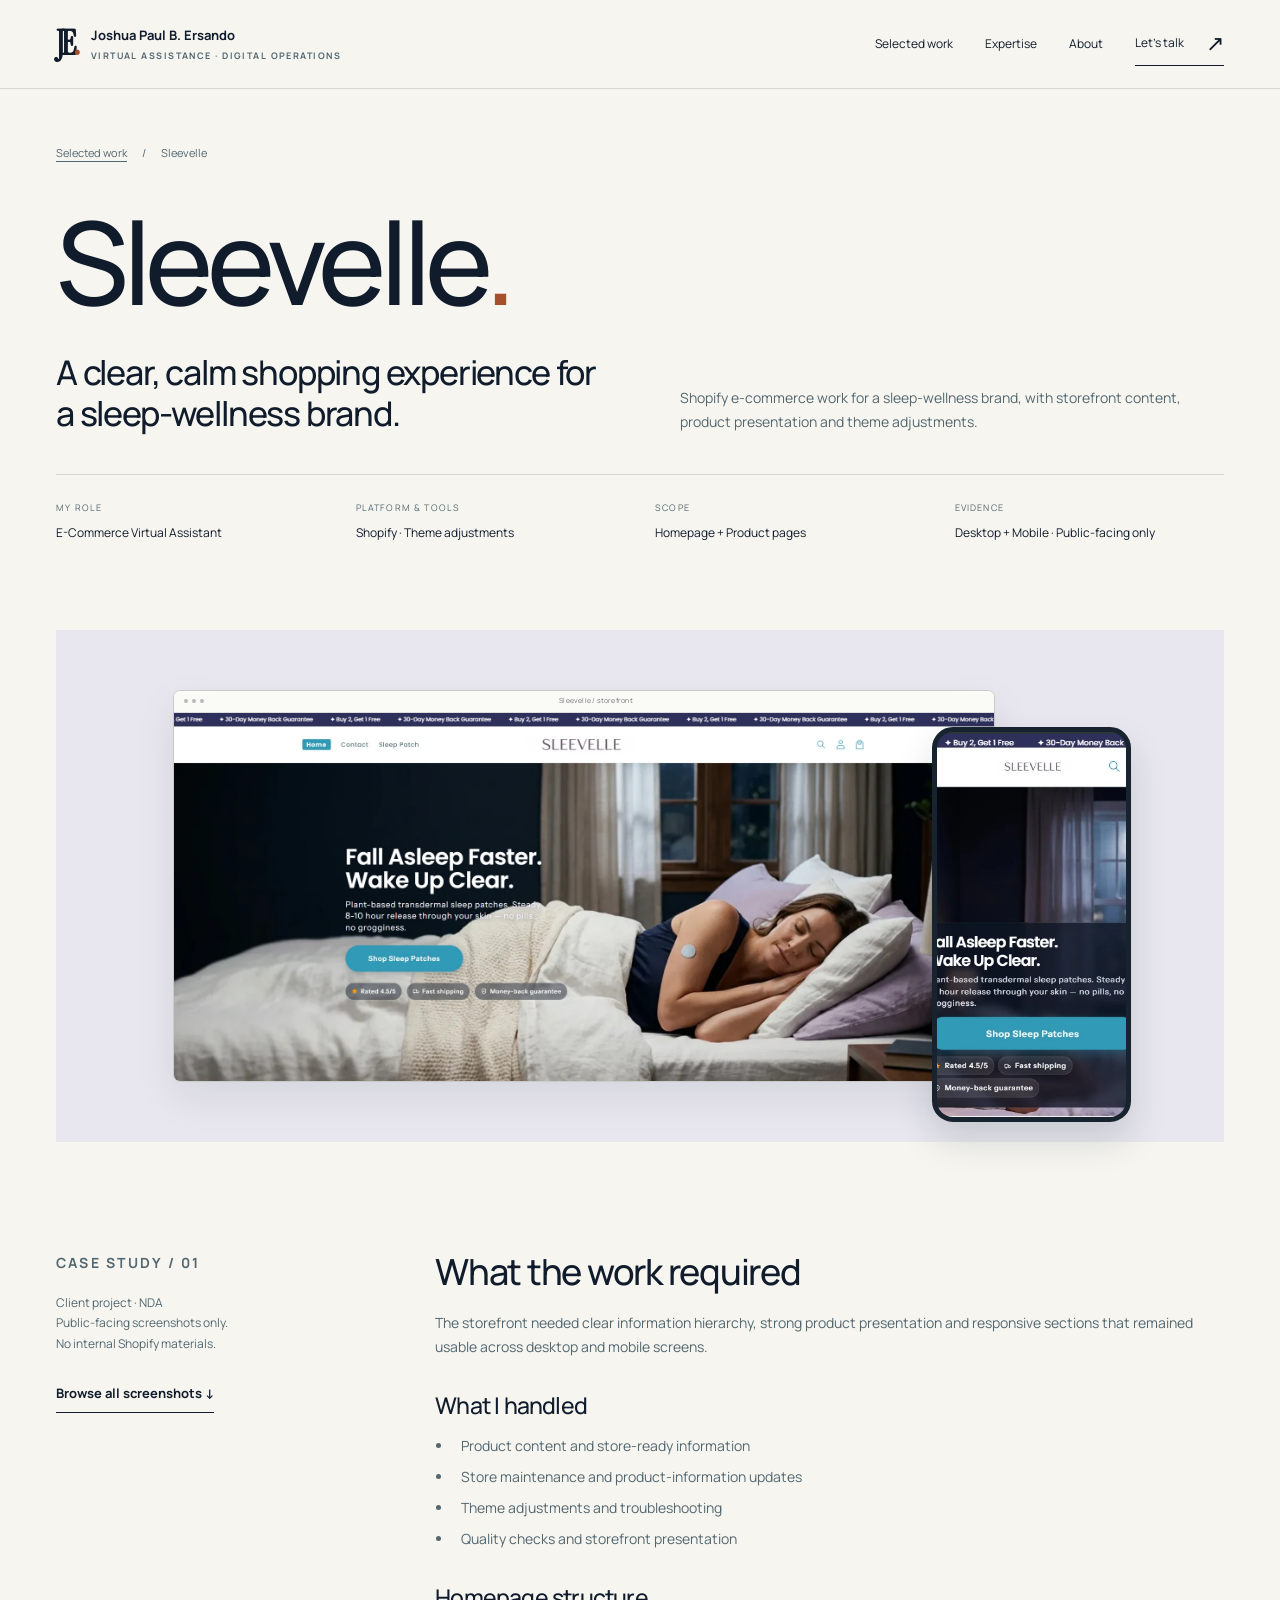
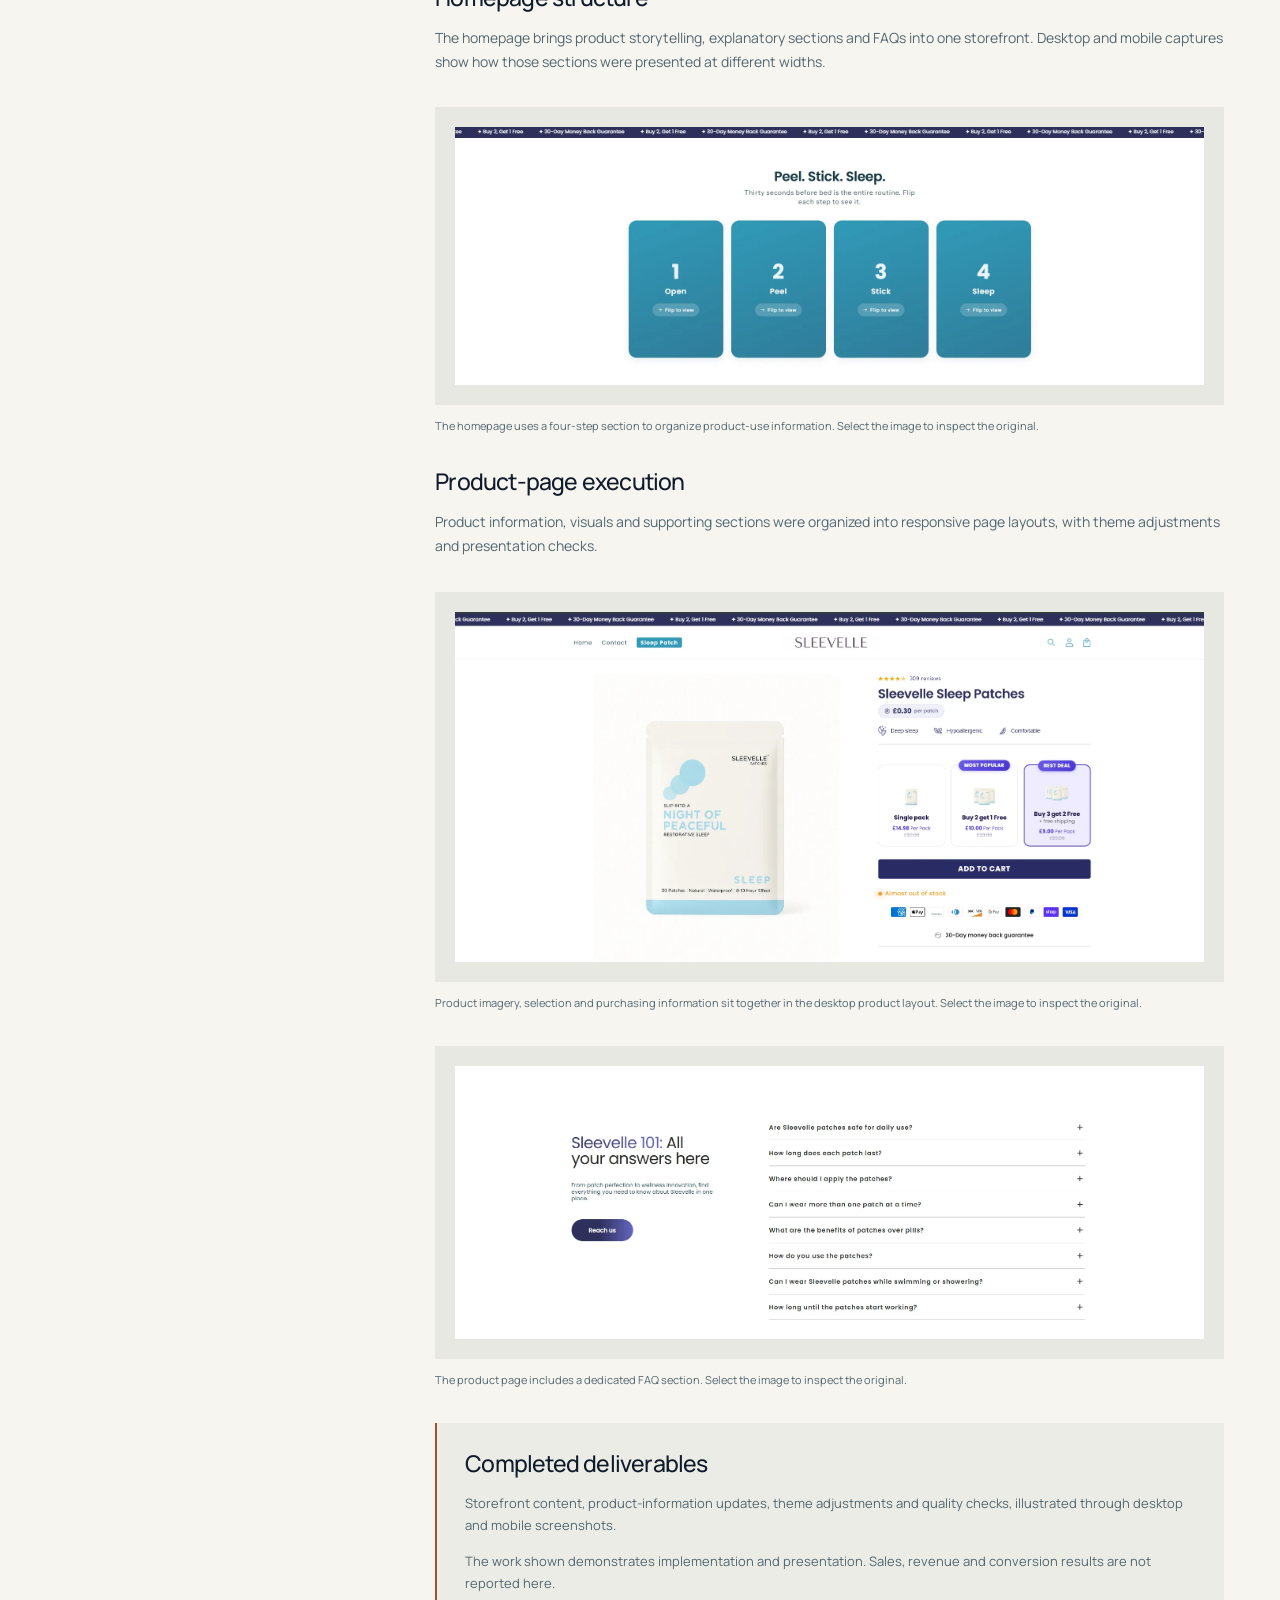
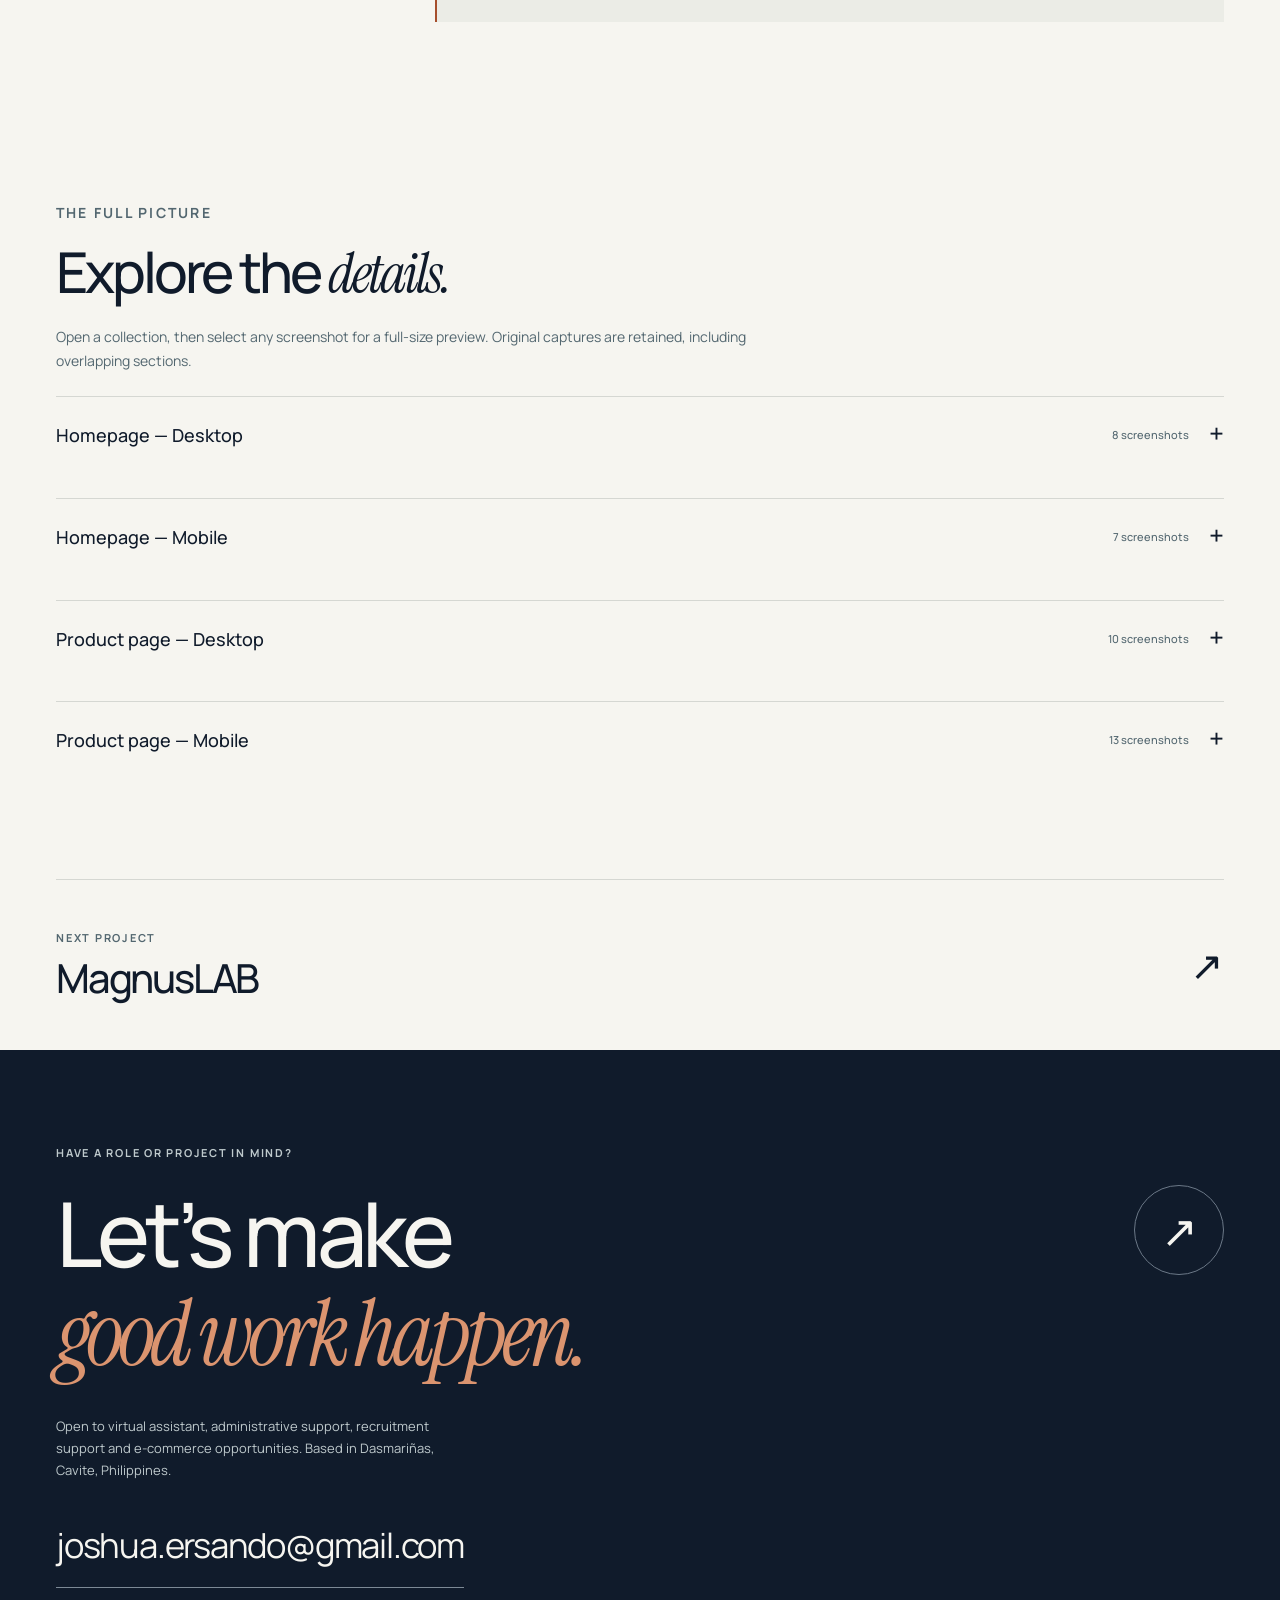
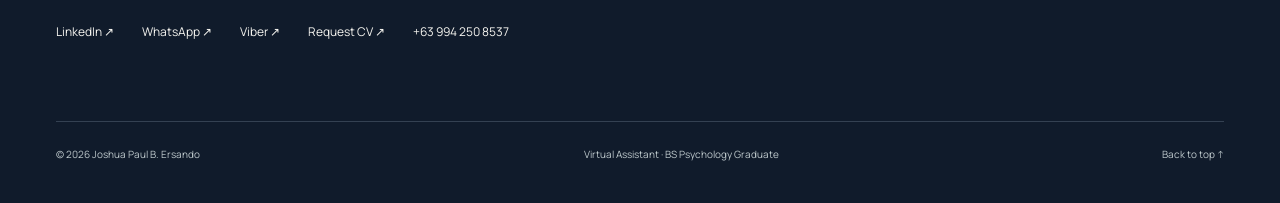
<file: sleevelle.html>
<!doctype html>
<html lang="en"><head><meta charset="utf-8"><meta name="viewport" content="width=device-width, initial-scale=1">
<title>Sleevelle — Shopify Case Study | Joshua Paul B. Ersando</title><meta name="description" content="Shopify e-commerce work for a sleep-wellness brand, with storefront content, product presentation and theme adjustments."><meta name="theme-color" content="#101b2b">
<link rel="canonical" href="https://joshuaersando-byte.github.io/sleevelle.html"><link rel="icon" href="assets/favicon.svg" type="image/svg+xml">
<meta property="og:type" content="website"><meta property="og:title" content="Sleevelle — Shopify Case Study | Joshua Paul B. Ersando"><meta property="og:description" content="Shopify e-commerce work for a sleep-wellness brand, with storefront content, product presentation and theme adjustments."><meta property="og:url" content="https://joshuaersando-byte.github.io/sleevelle.html"><meta property="og:image" content="https://joshuaersando-byte.github.io/images/profile.webp"><meta property="og:image:width" content="1254"><meta property="og:image:height" content="1254"><meta property="og:image:alt" content="Joshua Paul B. Ersando — Virtual Assistant portfolio"><meta name="twitter:card" content="summary_large_image"><meta name="twitter:title" content="Sleevelle — Shopify Case Study | Joshua Paul B. Ersando"><meta name="twitter:description" content="Shopify e-commerce work for a sleep-wellness brand, with storefront content, product presentation and theme adjustments."><meta name="twitter:image" content="https://joshuaersando-byte.github.io/images/profile.webp">
<link rel="stylesheet" href="assets/style.css"><script src="assets/site.js" defer></script></head><body class=""><a class="skip" href="#main">Skip to content</a>
<header class="header"><div class="wrap nav-wrap">
<a class="wordmark" href="index.html" aria-label="Joshua Paul B. Ersando — home"><span class="monogram" aria-hidden="true">JE<span style="color:var(--copper)">.</span></span><span>Joshua Paul B. Ersando<small>Virtual Assistance · Digital Operations</small></span></a>
<button class="menu-toggle" type="button" aria-controls="primary-nav" aria-expanded="false">Menu +</button>
<nav class="nav" id="primary-nav" aria-label="Main navigation"><a href="index.html#work">Selected work</a><a href="index.html#expertise">Expertise</a><a href="index.html#about">About</a><a class="nav-contact" href="index.html#contact">Let’s talk <span class="arrow" aria-hidden="true">↗</span></a></nav>
</div></header>
<main id="main"><section class="wrap case-hero"><div class="breadcrumbs"><a href="index.html#work">Selected work</a><span>/</span><span>Sleevelle</span></div><h1>Sleevelle<span style="color:var(--copper)">.</span></h1><div class="case-intro"><h2>A clear, calm shopping experience for a sleep-wellness brand.</h2><p>Shopify e-commerce work for a sleep-wellness brand, with storefront content, product presentation and theme adjustments.</p></div><dl class="case-meta"><div><dt>My role</dt><dd>E-Commerce Virtual Assistant</dd></div><div><dt>Platform & tools</dt><dd>Shopify · Theme adjustments</dd></div><div><dt>Scope</dt><dd>Homepage + Product pages</dd></div><div><dt>Evidence</dt><dd>Desktop + Mobile · Public-facing only</dd></div></dl></section><div class="wrap"><div class="wide-stage "><div class="desktop-frame"><div class="browser-bar" aria-hidden="true"><i></i><i></i><i></i><span>Sleevelle / storefront</span></div><img src="images/sleevelle/homepage-desktop-07.webp" alt="Sleevelle desktop storefront" width="1898" height="852" class="" loading="eager" decoding="async" fetchpriority="high"></div><div class="phone-frame"><img src="images/sleevelle/homepage-mobile-07.webp" alt="Sleevelle mobile storefront" width="384" height="606" class="" loading="lazy" decoding="async"></div></div></div>
<section class="wrap section case-body"><div class="body-label"><p class="eyebrow">Case study / 01</p><p style="font-size:12px;margin-top:20px">Client project · NDA<br>Public-facing screenshots only.<br>No internal Shopify materials.</p><a class="text-link" href="#screenshots" style="margin-top:20px">Browse all screenshots ↓</a></div><div><h2>What the work required</h2><p>The storefront needed clear information hierarchy, strong product presentation and responsive sections that remained usable across desktop and mobile screens.</p><h3>What I handled</h3><ul><li>Product content and store-ready information</li><li>Store maintenance and product-information updates</li><li>Theme adjustments and troubleshooting</li><li>Quality checks and storefront presentation</li></ul><h3>Homepage structure</h3><p>The homepage brings product storytelling, explanatory sections and FAQs into one storefront. Desktop and mobile captures show how those sections were presented at different widths.</p><figure class="evidence-figure"><a href="images/sleevelle/homepage-desktop-05.webp" data-gallery="curated-sleevelle" data-caption="Sleevelle homepage — product-use section" aria-label="Enlarge Sleevelle homepage — product-use section"><img src="images/sleevelle/homepage-desktop-05.webp" alt="Sleevelle homepage — product-use section" width="1898" height="654" class="" loading="lazy" decoding="async"></a><figcaption>The homepage uses a four-step section to organize product-use information. Select the image to inspect the original.</figcaption></figure><h3>Product-page execution</h3><p>Product information, visuals and supporting sections were organized into responsive page layouts, with theme adjustments and presentation checks.</p><figure class="evidence-figure"><a href="images/sleevelle/product-desktop-02.webp" data-gallery="curated-sleevelle" data-caption="Sleevelle product page — product selection" aria-label="Enlarge Sleevelle product page — product selection"><img src="images/sleevelle/product-desktop-02.webp" alt="Sleevelle product page — product selection" width="1885" height="882" class="" loading="lazy" decoding="async"></a><figcaption>Product imagery, selection and purchasing information sit together in the desktop product layout. Select the image to inspect the original.</figcaption></figure><figure class="evidence-figure"><a href="images/sleevelle/product-desktop-03.webp" data-gallery="curated-sleevelle" data-caption="Sleevelle product page — FAQs" aria-label="Enlarge Sleevelle product page — FAQs"><img src="images/sleevelle/product-desktop-03.webp" alt="Sleevelle product page — FAQs" width="1897" height="691" class="" loading="lazy" decoding="async"></a><figcaption>The product page includes a dedicated FAQ section. Select the image to inspect the original.</figcaption></figure><div class="deliverables"><h3>Completed deliverables</h3><p>Storefront content, product-information updates, theme adjustments and quality checks, illustrated through desktop and mobile screenshots.</p><p style="margin-top:14px">The work shown demonstrates implementation and presentation. Sales, revenue and conversion results are not reported here.</p></div></div></section>
<section class="wrap gallery-section" id="screenshots"><p class="eyebrow" style="margin-bottom:18px">The full picture</p><h2>Explore the <em>details.</em></h2><p>Open a collection, then select any screenshot for a full-size preview. Original captures are retained, including overlapping sections.</p><details class="gallery-group"><summary>Homepage — Desktop<span>8 screenshots</span></summary><div class="gallery-grid"><a class="shot " href="images/sleevelle/homepage-desktop-08.webp" data-gallery="work-gallery-1" data-caption="Sleevelle homepage — desktop screenshot 8"><img src="assets/thumbs/sleevelle-homepage-desktop-08.webp" alt="Sleevelle homepage — desktop screenshot 8" width="920" height="496" class="" loading="lazy" decoding="async"><span>Homepage — Desktop — 8<span aria-hidden="true">↗</span></span></a><a class="shot " href="images/sleevelle/homepage-desktop-07.webp" data-gallery="work-gallery-1" data-caption="Sleevelle homepage — desktop screenshot 7"><img src="assets/thumbs/sleevelle-homepage-desktop-07.webp" alt="Sleevelle homepage — desktop screenshot 7" width="920" height="413" class="" loading="lazy" decoding="async"><span>Homepage — Desktop — 7<span aria-hidden="true">↗</span></span></a><a class="shot " href="images/sleevelle/homepage-desktop-06.webp" data-gallery="work-gallery-1" data-caption="Sleevelle homepage — desktop screenshot 6"><img src="assets/thumbs/sleevelle-homepage-desktop-06.webp" alt="Sleevelle homepage — desktop screenshot 6" width="920" height="403" class="" loading="lazy" decoding="async"><span>Homepage — Desktop — 6<span aria-hidden="true">↗</span></span></a><a class="shot " href="images/sleevelle/homepage-desktop-05.webp" data-gallery="work-gallery-1" data-caption="Sleevelle homepage — desktop screenshot 5"><img src="assets/thumbs/sleevelle-homepage-desktop-05.webp" alt="Sleevelle homepage — desktop screenshot 5" width="920" height="317" class="" loading="lazy" decoding="async"><span>Homepage — Desktop — 5<span aria-hidden="true">↗</span></span></a><a class="shot " href="images/sleevelle/homepage-desktop-04.webp" data-gallery="work-gallery-1" data-caption="Sleevelle homepage — desktop screenshot 4"><img src="assets/thumbs/sleevelle-homepage-desktop-04.webp" alt="Sleevelle homepage — desktop screenshot 4" width="920" height="292" class="" loading="lazy" decoding="async"><span>Homepage — Desktop — 4<span aria-hidden="true">↗</span></span></a><a class="shot " href="images/sleevelle/homepage-desktop-03.webp" data-gallery="work-gallery-1" data-caption="Sleevelle homepage — desktop screenshot 3"><img src="assets/thumbs/sleevelle-homepage-desktop-03.webp" alt="Sleevelle homepage — desktop screenshot 3" width="920" height="296" class="" loading="lazy" decoding="async"><span>Homepage — Desktop — 3<span aria-hidden="true">↗</span></span></a><a class="shot " href="images/sleevelle/homepage-desktop-02.webp" data-gallery="work-gallery-1" data-caption="Sleevelle homepage — desktop screenshot 2"><img src="assets/thumbs/sleevelle-homepage-desktop-02.webp" alt="Sleevelle homepage — desktop screenshot 2" width="920" height="263" class="" loading="lazy" decoding="async"><span>Homepage — Desktop — 2<span aria-hidden="true">↗</span></span></a><a class="shot " href="images/sleevelle/homepage-desktop-01.webp" data-gallery="work-gallery-1" data-caption="Sleevelle homepage — desktop screenshot 1"><img src="assets/thumbs/sleevelle-homepage-desktop-01.webp" alt="Sleevelle homepage — desktop screenshot 1" width="920" height="221" class="" loading="lazy" decoding="async"><span>Homepage — Desktop — 1<span aria-hidden="true">↗</span></span></a></div></details><details class="gallery-group"><summary>Homepage — Mobile<span>7 screenshots</span></summary><div class="gallery-grid"><a class="shot mobile" href="images/sleevelle/homepage-mobile-07.webp" data-gallery="work-gallery-2" data-caption="Sleevelle homepage — mobile screenshot 7"><img src="assets/thumbs/sleevelle-homepage-mobile-07.webp" alt="Sleevelle homepage — mobile screenshot 7" width="384" height="606" class="" loading="lazy" decoding="async"><span>Homepage — Mobile — 7<span aria-hidden="true">↗</span></span></a><a class="shot mobile" href="images/sleevelle/homepage-mobile-06.webp" data-gallery="work-gallery-2" data-caption="Sleevelle homepage — mobile screenshot 6"><img src="assets/thumbs/sleevelle-homepage-mobile-06.webp" alt="Sleevelle homepage — mobile screenshot 6" width="392" height="744" class="" loading="lazy" decoding="async"><span>Homepage — Mobile — 6<span aria-hidden="true">↗</span></span></a><a class="shot mobile" href="images/sleevelle/homepage-mobile-05.webp" data-gallery="work-gallery-2" data-caption="Sleevelle homepage — mobile screenshot 5"><img src="assets/thumbs/sleevelle-homepage-mobile-05.webp" alt="Sleevelle homepage — mobile screenshot 5" width="401" height="694" class="" loading="lazy" decoding="async"><span>Homepage — Mobile — 5<span aria-hidden="true">↗</span></span></a><a class="shot mobile" href="images/sleevelle/homepage-mobile-04.webp" data-gallery="work-gallery-2" data-caption="Sleevelle homepage — mobile screenshot 4"><img src="assets/thumbs/sleevelle-homepage-mobile-04.webp" alt="Sleevelle homepage — mobile screenshot 4" width="383" height="700" class="" loading="lazy" decoding="async"><span>Homepage — Mobile — 4<span aria-hidden="true">↗</span></span></a><a class="shot mobile" href="images/sleevelle/homepage-mobile-03.webp" data-gallery="work-gallery-2" data-caption="Sleevelle homepage — mobile screenshot 3"><img src="assets/thumbs/sleevelle-homepage-mobile-03.webp" alt="Sleevelle homepage — mobile screenshot 3" width="379" height="518" class="" loading="lazy" decoding="async"><span>Homepage — Mobile — 3<span aria-hidden="true">↗</span></span></a><a class="shot mobile" href="images/sleevelle/homepage-mobile-02.webp" data-gallery="work-gallery-2" data-caption="Sleevelle homepage — mobile screenshot 2"><img src="assets/thumbs/sleevelle-homepage-mobile-02.webp" alt="Sleevelle homepage — mobile screenshot 2" width="386" height="480" class="" loading="lazy" decoding="async"><span>Homepage — Mobile — 2<span aria-hidden="true">↗</span></span></a><a class="shot mobile" href="images/sleevelle/homepage-mobile-01.webp" data-gallery="work-gallery-2" data-caption="Sleevelle homepage — mobile screenshot 1"><img src="assets/thumbs/sleevelle-homepage-mobile-01.webp" alt="Sleevelle homepage — mobile screenshot 1" width="380" height="647" class="" loading="lazy" decoding="async"><span>Homepage — Mobile — 1<span aria-hidden="true">↗</span></span></a></div></details><details class="gallery-group"><summary>Product page — Desktop<span>10 screenshots</span></summary><div class="gallery-grid"><a class="shot " href="images/sleevelle/product-desktop-10.webp" data-gallery="work-gallery-3" data-caption="Sleevelle product page — desktop screenshot 10"><img src="assets/thumbs/sleevelle-product-desktop-10.webp" alt="Sleevelle product page — desktop screenshot 10" width="920" height="428" class="" loading="lazy" decoding="async"><span>Product Page — Desktop — 10<span aria-hidden="true">↗</span></span></a><a class="shot " href="images/sleevelle/product-desktop-09.webp" data-gallery="work-gallery-3" data-caption="Sleevelle product page — desktop screenshot 9"><img src="assets/thumbs/sleevelle-product-desktop-09.webp" alt="Sleevelle product page — desktop screenshot 9" width="920" height="459" class="" loading="lazy" decoding="async"><span>Product Page — Desktop — 9<span aria-hidden="true">↗</span></span></a><a class="shot " href="images/sleevelle/product-desktop-08.webp" data-gallery="work-gallery-3" data-caption="Sleevelle product page — desktop screenshot 8"><img src="assets/thumbs/sleevelle-product-desktop-08.webp" alt="Sleevelle product page — desktop screenshot 8" width="920" height="405" class="" loading="lazy" decoding="async"><span>Product Page — Desktop — 8<span aria-hidden="true">↗</span></span></a><a class="shot " href="images/sleevelle/product-desktop-07.webp" data-gallery="work-gallery-3" data-caption="Sleevelle product page — desktop screenshot 7"><img src="assets/thumbs/sleevelle-product-desktop-07.webp" alt="Sleevelle product page — desktop screenshot 7" width="920" height="327" class="" loading="lazy" decoding="async"><span>Product Page — Desktop — 7<span aria-hidden="true">↗</span></span></a><a class="shot " href="images/sleevelle/product-desktop-06.webp" data-gallery="work-gallery-3" data-caption="Sleevelle product page — desktop screenshot 6"><img src="assets/thumbs/sleevelle-product-desktop-06.webp" alt="Sleevelle product page — desktop screenshot 6" width="920" height="310" class="" loading="lazy" decoding="async"><span>Product Page — Desktop — 6<span aria-hidden="true">↗</span></span></a><a class="shot " href="images/sleevelle/product-desktop-05.webp" data-gallery="work-gallery-3" data-caption="Sleevelle product page — desktop screenshot 5"><img src="assets/thumbs/sleevelle-product-desktop-05.webp" alt="Sleevelle product page — desktop screenshot 5" width="920" height="450" class="" loading="lazy" decoding="async"><span>Product Page — Desktop — 5<span aria-hidden="true">↗</span></span></a><a class="shot " href="images/sleevelle/product-desktop-04.webp" data-gallery="work-gallery-3" data-caption="Sleevelle product page — desktop screenshot 4"><img src="assets/thumbs/sleevelle-product-desktop-04.webp" alt="Sleevelle product page — desktop screenshot 4" width="920" height="358" class="" loading="lazy" decoding="async"><span>Product Page — Desktop — 4<span aria-hidden="true">↗</span></span></a><a class="shot " href="images/sleevelle/product-desktop-03.webp" data-gallery="work-gallery-3" data-caption="Sleevelle product page — desktop screenshot 3"><img src="assets/thumbs/sleevelle-product-desktop-03.webp" alt="Sleevelle product page — desktop screenshot 3" width="920" height="335" class="" loading="lazy" decoding="async"><span>Product Page — Desktop — 3<span aria-hidden="true">↗</span></span></a><a class="shot " href="images/sleevelle/product-desktop-02.webp" data-gallery="work-gallery-3" data-caption="Sleevelle product page — desktop screenshot 2"><img src="assets/thumbs/sleevelle-product-desktop-02.webp" alt="Sleevelle product page — desktop screenshot 2" width="920" height="430" class="" loading="lazy" decoding="async"><span>Product Page — Desktop — 2<span aria-hidden="true">↗</span></span></a><a class="shot " href="images/sleevelle/product-desktop-01.webp" data-gallery="work-gallery-3" data-caption="Sleevelle product page — desktop screenshot 1"><img src="assets/thumbs/sleevelle-product-desktop-01.webp" alt="Sleevelle product page — desktop screenshot 1" width="920" height="437" class="" loading="lazy" decoding="async"><span>Product Page — Desktop — 1<span aria-hidden="true">↗</span></span></a></div></details><details class="gallery-group"><summary>Product page — Mobile<span>13 screenshots</span></summary><div class="gallery-grid"><a class="shot mobile" href="images/sleevelle/product-mobile-13.webp" data-gallery="work-gallery-4" data-caption="Sleevelle product page — mobile screenshot 13"><img src="assets/thumbs/sleevelle-product-mobile-13.webp" alt="Sleevelle product page — mobile screenshot 13" width="388" height="716" class="" loading="lazy" decoding="async"><span>Product Page — Mobile — 13<span aria-hidden="true">↗</span></span></a><a class="shot mobile" href="images/sleevelle/product-mobile-12.webp" data-gallery="work-gallery-4" data-caption="Sleevelle product page — mobile screenshot 12"><img src="assets/thumbs/sleevelle-product-mobile-12.webp" alt="Sleevelle product page — mobile screenshot 12" width="391" height="846" class="" loading="lazy" decoding="async"><span>Product Page — Mobile — 12<span aria-hidden="true">↗</span></span></a><a class="shot mobile" href="images/sleevelle/product-mobile-11.webp" data-gallery="work-gallery-4" data-caption="Sleevelle product page — mobile screenshot 11"><img src="assets/thumbs/sleevelle-product-mobile-11.webp" alt="Sleevelle product page — mobile screenshot 11" width="384" height="736" class="" loading="lazy" decoding="async"><span>Product Page — Mobile — 11<span aria-hidden="true">↗</span></span></a><a class="shot mobile" href="images/sleevelle/product-mobile-10.webp" data-gallery="work-gallery-4" data-caption="Sleevelle product page — mobile screenshot 10"><img src="assets/thumbs/sleevelle-product-mobile-10.webp" alt="Sleevelle product page — mobile screenshot 10" width="383" height="533" class="" loading="lazy" decoding="async"><span>Product Page — Mobile — 10<span aria-hidden="true">↗</span></span></a><a class="shot mobile" href="images/sleevelle/product-mobile-09.webp" data-gallery="work-gallery-4" data-caption="Sleevelle product page — mobile screenshot 9"><img src="assets/thumbs/sleevelle-product-mobile-09.webp" alt="Sleevelle product page — mobile screenshot 9" width="390" height="476" class="" loading="lazy" decoding="async"><span>Product Page — Mobile — 9<span aria-hidden="true">↗</span></span></a><a class="shot mobile" href="images/sleevelle/product-mobile-08.webp" data-gallery="work-gallery-4" data-caption="Sleevelle product page — mobile screenshot 8"><img src="assets/thumbs/sleevelle-product-mobile-08.webp" alt="Sleevelle product page — mobile screenshot 8" width="388" height="462" class="" loading="lazy" decoding="async"><span>Product Page — Mobile — 8<span aria-hidden="true">↗</span></span></a><a class="shot mobile" href="images/sleevelle/product-mobile-07.webp" data-gallery="work-gallery-4" data-caption="Sleevelle product page — mobile screenshot 7"><img src="assets/thumbs/sleevelle-product-mobile-07.webp" alt="Sleevelle product page — mobile screenshot 7" width="390" height="727" class="" loading="lazy" decoding="async"><span>Product Page — Mobile — 7<span aria-hidden="true">↗</span></span></a><a class="shot mobile" href="images/sleevelle/product-mobile-06.webp" data-gallery="work-gallery-4" data-caption="Sleevelle product page — mobile screenshot 6"><img src="assets/thumbs/sleevelle-product-mobile-06.webp" alt="Sleevelle product page — mobile screenshot 6" width="387" height="836" class="" loading="lazy" decoding="async"><span>Product Page — Mobile — 6<span aria-hidden="true">↗</span></span></a><a class="shot mobile" href="images/sleevelle/product-mobile-05.webp" data-gallery="work-gallery-4" data-caption="Sleevelle product page — mobile screenshot 5"><img src="assets/thumbs/sleevelle-product-mobile-05.webp" alt="Sleevelle product page — mobile screenshot 5" width="385" height="833" class="" loading="lazy" decoding="async"><span>Product Page — Mobile — 5<span aria-hidden="true">↗</span></span></a><a class="shot mobile" href="images/sleevelle/product-mobile-04.webp" data-gallery="work-gallery-4" data-caption="Sleevelle product page — mobile screenshot 4"><img src="assets/thumbs/sleevelle-product-mobile-04.webp" alt="Sleevelle product page — mobile screenshot 4" width="391" height="843" class="" loading="lazy" decoding="async"><span>Product Page — Mobile — 4<span aria-hidden="true">↗</span></span></a><a class="shot mobile" href="images/sleevelle/product-mobile-03.webp" data-gallery="work-gallery-4" data-caption="Sleevelle product page — mobile screenshot 3"><img src="assets/thumbs/sleevelle-product-mobile-03.webp" alt="Sleevelle product page — mobile screenshot 3" width="390" height="844" class="" loading="lazy" decoding="async"><span>Product Page — Mobile — 3<span aria-hidden="true">↗</span></span></a><a class="shot mobile" href="images/sleevelle/product-mobile-02.webp" data-gallery="work-gallery-4" data-caption="Sleevelle product page — mobile screenshot 2"><img src="assets/thumbs/sleevelle-product-mobile-02.webp" alt="Sleevelle product page — mobile screenshot 2" width="390" height="784" class="" loading="lazy" decoding="async"><span>Product Page — Mobile — 2<span aria-hidden="true">↗</span></span></a><a class="shot mobile" href="images/sleevelle/product-mobile-01.webp" data-gallery="work-gallery-4" data-caption="Sleevelle product page — mobile screenshot 1"><img src="assets/thumbs/sleevelle-product-mobile-01.webp" alt="Sleevelle product page — mobile screenshot 1" width="385" height="608" class="" loading="lazy" decoding="async"><span>Product Page — Mobile — 1<span aria-hidden="true">↗</span></span></a></div></details></section><div class="wrap next-project"><div><p class="eyebrow">Next project</p><h2><a href="magnuslab.html">MagnusLAB</a></h2></div><a href="magnuslab.html" aria-label="Explore MagnusLAB">↗</a></div></main><footer id="contact" class="dark contact"><div class="wrap">
<div class="contact-top"><div><p class="eyebrow">Have a role or project in mind?</p><h2>Let’s make<br><em>good work happen.</em></h2><p class="contact-copy">Open to virtual assistant, administrative support, recruitment support and e-commerce opportunities. Based in Dasmariñas, Cavite, Philippines.</p></div><a class="round-arrow" href="mailto:joshua.ersando@gmail.com" aria-label="Email Joshua">↗</a></div>
<a class="email-link" href="mailto:joshua.ersando@gmail.com">joshua.ersando@gmail.com</a>
<div class="contact-links"><a href="https://www.linkedin.com/in/joshua-ersando" target="_blank" rel="noopener noreferrer">LinkedIn ↗</a><a href="https://wa.me/639942508537?text=Hi%20Joshua%2C%20I%20came%20across%20your%20portfolio%20and%20would%20like%20to%20discuss%20an%20opportunity." target="_blank" rel="noopener noreferrer">WhatsApp ↗</a><a href="viber://chat?number=%2B639942508537">Viber ↗</a><a href="mailto:joshua.ersando@gmail.com?subject=Request%20for%20your%20CV">Request CV ↗</a><a href="tel:+639942508537">+63 994 250 8537</a></div>
<div class="footer-row"><span>© 2026 Joshua Paul B. Ersando</span><span>Virtual Assistant · BS Psychology Graduate</span><a href="#main">Back to top ↑</a></div></div></footer><dialog id="lightbox" aria-labelledby="lightbox-caption"><div class="lightbox-top"><p id="lightbox-caption" aria-live="polite">Project preview</p><button class="lightbox-close" type="button" aria-label="Close preview" autofocus>×</button></div><div class="lightbox-body"><img alt=""><p class="lightbox-error" hidden>This image could not load. You can try opening the original below.</p></div><div class="lightbox-nav"><button type="button" data-step="-1" aria-label="Previous image">←</button><a href="#" data-original target="_blank" rel="noopener noreferrer">Open original at full size ↗</a><button type="button" data-step="1" aria-label="Next image">→</button></div></dialog></body></html>
</file>
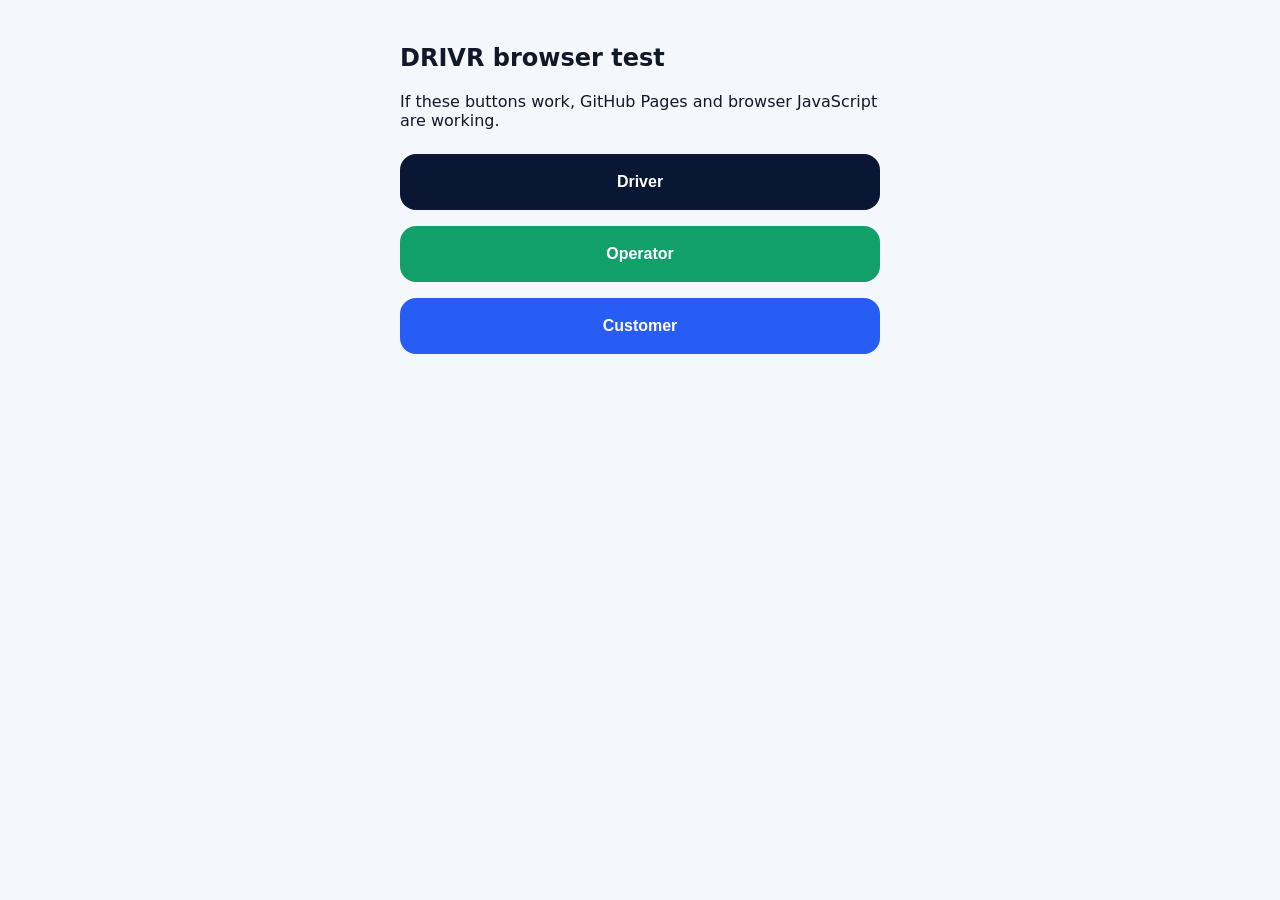
<file: drivr/test.html>
<!doctype html><html><head><meta charset="utf-8"><meta name="viewport" content="width=device-width,initial-scale=1"><title>DRIVR Test</title><style>body{margin:0;font-family:system-ui;background:#f4f7fb;color:#111827}.app{max-width:480px;margin:auto;padding:24px}.screen{display:none}.screen.active{display:block}button{width:100%;min-height:56px;margin:8px 0;border:0;border-radius:16px;font-weight:800;font-size:16px}.dark{background:#0a1734;color:#fff}.blue{background:#275df5;color:#fff}.green{background:#12a06a;color:#fff}.card{background:#fff;border:1px solid #e5eaf1;border-radius:22px;padding:18px;margin-top:12px}</style></head><body><div class="app"><section id="welcome" class="screen active"><h1>DRIVR browser test</h1><p>If these buttons work, GitHub Pages and browser JavaScript are working.</p><button class="dark" data-role="driver">Driver</button><button class="green" data-role="operator">Operator</button><button class="blue" data-role="customer">Customer</button></section><section id="driver" class="screen"><h1>Driver demo works</h1><div class="card">Find work → Accept offer → Start shift → Get paid</div><button class="blue" data-go="welcome">Back</button></section><section id="operator" class="screen"><h1>Operator demo works</h1><div class="card">Find driver → Send offer → Assign vehicle</div><button class="blue" data-go="welcome">Back</button></section><section id="customer" class="screen"><h1>Customer demo works</h1><div class="card">Choose destination → Pick ride → Book</div><button class="blue" data-go="welcome">Back</button></section></div><script>function show(id){document.querySelectorAll('.screen').forEach(s=>s.classList.remove('active'));document.getElementById(id).classList.add('active')}document.addEventListener('click',e=>{const r=e.target.closest('[data-role]');if(r){show(r.dataset.role);return}const g=e.target.closest('[data-go]');if(g)show(g.dataset.go)});</script></body></html>
</file>
<file: assets/style.css>
@import url('fonts.css');
:root{--ink:#101b2b;--paper:#f6f5f0;--copper:#a64f2d;--accent:#ca734e;--slate:#536770;--line:#d5d7d2;--white:#fff;--serif:'Instrument Serif',Georgia,serif;--sans:Manrope,Arial,sans-serif;--ease:cubic-bezier(.2,.65,.3,1)}
*{box-sizing:border-box}html{scroll-behavior:smooth;scroll-padding-top:100px}body{margin:0;background:var(--paper);color:var(--ink);font:16px/1.7 var(--sans);-webkit-font-smoothing:antialiased}body:has(dialog[open]){overflow:hidden}a{color:inherit;text-decoration:none}button{font:inherit;cursor:pointer}img{max-width:100%;display:block;height:auto}button,a,summary{-webkit-tap-highlight-color:transparent}button:focus-visible,a:focus-visible,summary:focus-visible{outline:3px solid var(--copper);outline-offset:6px}::selection{background:#e7c9b8;color:var(--ink)}h1,h2,h3,p{margin:0}h1,h2,h3{font-weight:500;line-height:1.1;letter-spacing:-.055em}h1{font-size:clamp(56px,7.2vw,108px)}h2{font-size:clamp(38px,4.4vw,64px)}h3{font-size:28px;letter-spacing:-.035em}em{font-family:var(--serif);font-weight:400}p{color:var(--slate)}[hidden]{display:none!important}.wrap{width:min(1320px,calc(100% - 112px));margin:auto}.section{padding-block:110px}.eyebrow{font-size:11px;line-height:1.5;font-weight:700;letter-spacing:.16em;text-transform:uppercase;color:var(--slate)}.eyebrow b{color:var(--copper);margin-right:20px;font-weight:600}.lead{font-size:18px;line-height:1.7;max-width:620px}.rule{border-top:1px solid var(--line)}.skip{position:fixed;top:10px;left:10px;z-index:20;padding:12px 20px;background:var(--ink);color:white;transform:translateY(-150%)}.skip:focus{transform:none}.text-link{display:inline-flex;align-items:center;gap:24px;border-bottom:1px solid currentColor;padding-block:8px;font-size:13px;font-weight:700}.arrow{font-family:Arial,sans-serif;font-size:22px;font-weight:400;transition:transform .25s var(--ease)}a:hover .arrow{transform:translate(3px,-3px)}.button{min-height:48px;display:inline-flex;align-items:center;justify-content:center;gap:30px;background:var(--ink);color:var(--paper);padding:12px 22px;font-size:13px;font-weight:600;border:1px solid var(--ink);border-radius:2px;transition:background .2s,color .2s}.button:hover{background:#2e3f50}.button.ghost{background:transparent;color:var(--ink);border-color:var(--line)}.button.ghost:hover{border-color:var(--ink)}.actions{display:flex;gap:20px;align-items:center;flex-wrap:wrap}.chip{font-size:10px;letter-spacing:.06em;text-transform:uppercase;border:1px solid var(--line);padding:6px 10px}.chips{display:flex;gap:7px;flex-wrap:wrap}
/* Navigation remains usable before JavaScript enhancement. */
.header{position:sticky;top:0;z-index:10;background:var(--paper);border-bottom:1px solid var(--line)}.nav-wrap{display:flex;align-items:center;justify-content:space-between;min-height:88px;gap:24px}.wordmark{display:flex;align-items:center;gap:14px;font-size:13px;font-weight:700;line-height:1.25}.monogram{font-family:var(--serif);font-size:34px;letter-spacing:-.09em}.wordmark small{display:block;font-size:9px;text-transform:uppercase;letter-spacing:.16em;color:var(--slate);margin-top:6px}.nav{display:flex;align-items:center;gap:32px}.nav a{display:flex;align-items:center;min-height:44px;font-size:12px}.nav a:hover{color:var(--copper)}.nav .nav-contact{border-bottom:1px solid var(--ink);gap:22px}.menu-toggle{display:none;border:1px solid var(--line);background:transparent;min-height:44px;padding:8px 13px;font-size:12px}
/* Intro: editorial type paired with genuine project evidence. */
.hero{padding:64px 0 0}.hero-top{display:flex;justify-content:space-between;gap:20px;align-items:center}.availability{display:flex;align-items:center;gap:8px;font-size:11px;color:var(--slate)}.availability:before{content:'';height:6px;width:6px;background:#53745c;border-radius:50%}.hero-grid{display:grid;grid-template-columns:1.12fr 1fr;align-items:center;gap:30px;margin-top:48px}.hero h1 em{color:var(--copper);letter-spacing:-.045em}.hero-copy .lead{font-size:15px;max-width:420px;margin:28px 0 28px}.hero-visual{position:relative;background:#e7e7df;aspect-ratio:1.1;border-radius:2px;padding:43px 25px 25px;isolation:isolate}.visual-label{position:absolute;top:16px;left:24px;font-size:9px;letter-spacing:.14em;text-transform:uppercase;color:#56616a}.desktop-frame{background:#fefefe;border:1px solid #c8cbc6;border-radius:7px;overflow:hidden;box-shadow:0 16px 40px #101b2b15}.browser-bar{height:22px;background:#fafaf7;border-bottom:1px solid #ddd;display:flex;align-items:center;gap:4px;padding:0 10px}.browser-bar i{display:block;width:4px;height:4px;background:#b7bbb7;border-radius:50%}.browser-bar span{font-size:7px;letter-spacing:.03em;margin:auto;color:#777}.hero-visual .desktop-frame{position:absolute;left:6%;top:17%;width:88%;transform:rotate(-3deg)}.hero-visual .desktop-frame img{width:100%}.phone-frame{border:5px solid #17232e;background:#17232e;border-radius:21px;overflow:hidden;box-shadow:0 18px 36px #101b2b25}.hero-visual .phone-frame{position:absolute;width:27%;right:7%;bottom:8%;transform:rotate(5deg)}.phone-frame img{width:100%;aspect-ratio: .49;object-fit:cover;object-position:top}.hero-stamp{position:absolute;bottom:9%;left:7%;max-width:46%;font-family:var(--serif);font-size:30px;line-height:1.1;font-style:italic;color:#53646a}.hero-caption{display:flex;align-items:center;gap:13px;margin-top:16px;font-size:10px;letter-spacing:.06em;color:var(--slate)}.hero-caption:before{content:'';width:25px;border-top:1px solid var(--copper)}.hero-bottom{display:flex;justify-content:space-between;gap:24px;margin-top:55px;padding:22px 0;border-top:1px solid var(--line);font-size:11px;color:var(--slate)}.hero-bottom span:last-child{text-align:right}.hero-bottom strong{color:var(--ink);font-weight:600}
.section-heading{display:flex;justify-content:space-between;align-items:end;gap:36px;margin-bottom:42px}.section-heading h2{margin-top:14px}.section-heading>p{max-width:350px;font-size:13px}.projects{display:grid;grid-template-columns:1fr 1fr;gap:30px}.project-cover{display:block;background:#e8e7ef;padding:40px 30px 34px;position:relative;aspect-ratio:1.4;overflow:hidden}.project-cover .desktop-frame{position:absolute;width:86%;left:7%;top:17%;transition:transform .5s var(--ease)}.project-cover .desktop-frame img{aspect-ratio:1.8;object-fit:cover;object-position:top}.project-cover .phone-frame{position:absolute;width:22%;right:6%;bottom:6%;transition:transform .5s var(--ease)}.project-cover:hover .desktop-frame{transform:translateY(-6px)}.project-cover:hover .phone-frame{transform:translateY(3px)}.project-cover.magnus{background:#243343}.project-cover.magnus .visual-label{color:#d6dedf}.project-cover .cover-arrow{position:absolute;right:18px;top:14px;color:var(--slate);font-size:22px}.project-cover.magnus .cover-arrow{color:#fff}.project-title{display:flex;align-items:baseline;justify-content:space-between;border-bottom:1px solid var(--line);padding:22px 0 17px;margin-bottom:15px}.project-title h3{font-size:32px}.project-title span{font-size:10px;color:var(--slate)}.project p{font-size:13px;max-width:480px;margin-bottom:17px}.project .text-link{margin-top:15px}.work-note{display:flex;justify-content:space-between;gap:20px;margin-top:40px;padding-top:20px;border-top:1px solid var(--line);font-size:11px;color:var(--slate)}
/* A change of tone for creative production. */
.dark{background:var(--ink);color:var(--paper)}.dark p,.dark .eyebrow{color:#bec9cc}.dark .eyebrow b{color:#d78c6b}.dark .text-link{color:var(--paper)}.creative-teasers{display:grid;grid-template-columns:1fr 1fr 1fr;gap:28px}.creative-teaser img{width:100%;aspect-ratio:4/5;object-fit:contain;background:#1c2836;transition:transform .4s var(--ease)}.creative-teaser a{display:block;overflow:hidden}.creative-teaser a:hover img{transform:scale(1.025)}.creative-teaser h3{font-size:19px;letter-spacing:-.02em;margin-top:20px}.creative-teaser p{font-size:11px;margin-top:8px;max-width:290px}.creative-bottom{display:flex;align-items:center;justify-content:space-between;gap:40px;margin-top:40px;padding-top:28px;border-top:1px solid #3a4755}.creative-bottom p{font-size:12px;max-width:610px}
.capabilities{display:grid;grid-template-columns: .8fr 1.2fr;gap:90px}.capabilities h2{margin:16px 0 24px}.capabilities .lead{font-size:14px;max-width:330px}.cap-row{display:grid;grid-template-columns:32px 1fr;gap:16px;border-top:1px solid var(--line);padding:24px 0}.cap-row:last-child{border-bottom:1px solid var(--line)}.cap-row>span{font-size:11px;color:var(--copper)}.cap-row h3{font-size:22px;margin-bottom:10px}.cap-row p{font-size:13px}.cap-row small{display:block;color:var(--slate);font-size:10px;margin-top:12px}.tool-details{margin-top:25px;border-bottom:1px solid var(--line)}summary{cursor:pointer;min-height:48px;padding:12px 0;font-size:13px;font-weight:600}.tool-details .tool-grid{display:grid;grid-template-columns:1fr 1fr;gap:20px;padding:15px 0 30px}.tool-grid h3{font-size:15px;margin-bottom:10px}.tool-grid p{font-size:12px}
.experience-heading{margin-bottom:40px}.experience-heading h2{margin-top:16px}.job{display:grid;grid-template-columns:.7fr 1.3fr;border-top:1px solid var(--line);padding:35px 0;gap:60px}.job time{font-size:13px}.job .job-type{display:block;font-size:11px;color:var(--slate);margin-top:10px}.job h3{font-size:26px;line-height:1.25}.job .company{font-size:12px;margin-top:10px}.job ul{padding-left:17px;margin:20px 0 0;color:var(--slate);font-size:13px}.job li{padding-left:8px;margin-block:7px}
.about{background:#e9eae4}.about-grid{display:grid;grid-template-columns:.7fr 1.3fr;gap:90px;align-items:center}.portrait{width:100%;max-width:380px;aspect-ratio:4/5;object-fit:cover;object-position:center}.portrait-caption{display:flex;justify-content:space-between;max-width:380px;margin-top:13px;font-size:10px;color:var(--slate)}.about h2{margin:16px 0 27px}.about p{font-size:14px;max-width:660px;margin-top:16px}.education{border-top:1px solid #c7cdc5;margin-top:26px;padding-top:23px;font-size:13px}.education small{display:block;color:var(--slate);font-size:11px;margin-top:7px}.work-principles{display:grid;grid-template-columns:1fr 1fr 1fr;gap:28px;margin-top:60px;border-top:1px solid #c7cdc5;padding-top:27px}.work-principles h3{font-size:16px;letter-spacing:-.02em}.work-principles p{font-size:12px;margin-top:10px}
.contact{padding-block:95px 40px}.contact-top{display:flex;justify-content:space-between;align-items:start;gap:40px}.contact h2{font-size:clamp(52px,7vw,96px);margin-top:22px;max-width:820px}.contact h2 em{color:#db946f}.contact .contact-copy{margin-top:30px;max-width:420px;font-size:13px}.contact .round-arrow{display:grid;place-items:center;width:90px;height:90px;border:1px solid #6b7887;border-radius:50%;font-size:44px;margin-top:40px;flex-shrink:0}.email-link{display:inline-block;font-size:clamp(17px,2.7vw,35px);letter-spacing:-.035em;border-bottom:1px solid #7c8995;padding-bottom:12px;margin-top:35px;overflow-wrap:anywhere}.contact-links{display:flex;gap:28px;flex-wrap:wrap;margin-top:25px;font-size:12px}.contact-links a{padding-block:9px}.contact-links a:hover{text-decoration:underline}.footer-row{display:flex;justify-content:space-between;gap:25px;margin-top:70px;padding-top:24px;border-top:1px solid #344152;font-size:10px;color:#bec9cc}
/* Detail pages share the same vocabulary; evidence is progressive. */
.case-hero{padding:55px 0 70px}.breadcrumbs{font-size:11px;color:var(--slate);display:flex;gap:15px;align-items:center}.breadcrumbs a{text-decoration:underline;text-underline-offset:4px}.case-hero h1{margin-top:35px;font-size:clamp(64px,9vw,128px)}.case-intro{display:grid;grid-template-columns:1fr 1fr;gap:80px;align-items:end;margin-top:28px}.case-intro h2{font-size:34px;line-height:1.2;letter-spacing:-.035em}.case-intro p{font-size:14px}.case-meta{display:grid;grid-template-columns:repeat(4,1fr);gap:30px;border-top:1px solid var(--line);margin-top:40px;padding-top:25px}.case-meta dt{font-size:9px;text-transform:uppercase;letter-spacing:.13em;color:var(--slate)}.case-meta dd{font-size:12px;margin:8px 0 0}.wide-stage{background:#e8e7ef;padding:60px 10%;position:relative}.wide-stage.magnus{background:#243343}.wide-stage .desktop-frame{width:88%}.wide-stage .phone-frame{position:absolute;width:17%;right:8%;top:19%}.case-body{display:grid;grid-template-columns:.55fr 1.45fr;gap:80px}.case-body .body-label{position:sticky;top:130px;align-self:start}.case-body h2{font-size:36px;margin-bottom:20px;letter-spacing:-.035em}.case-body h3{font-size:23px;margin:34px 0 16px}.case-body p,.case-body li{font-size:14px}.case-body ul{padding-left:18px;color:var(--slate)}.case-body li{padding-left:8px;margin-bottom:7px}.evidence-figure{margin:34px 0}.evidence-figure>a{display:block;background:#e6e8e1;padding:20px}.evidence-figure img{width:100%}.evidence-figure figcaption{font-size:11px;line-height:1.6;color:var(--slate);margin-top:12px}.deliverables{padding:28px;border-left:2px solid var(--copper);background:#ebece6;margin-top:35px}.deliverables h3{margin:0 0 15px}.deliverables p{font-size:13px}.gallery-section{padding:70px 0 100px}.gallery-section h2{margin-bottom:20px}.gallery-section>p{max-width:700px;font-size:14px}.gallery-group{border-top:1px solid var(--line);margin-top:24px}.gallery-group>summary{display:flex;justify-content:space-between;gap:20px;padding-block:23px;font-size:18px;font-weight:500}.gallery-group>summary:after{content:'+';font-size:26px;line-height:1}.gallery-group[open]>summary:after{content:'−'}.gallery-group>summary span{margin-left:auto;font-size:11px;align-self:center;color:var(--slate)}.gallery-grid{display:grid;grid-template-columns:repeat(3,1fr);gap:22px;padding-bottom:25px}.shot{display:block;min-width:0}.shot img{width:100%;aspect-ratio:1.7;object-fit:contain;background:#e6e8e2;border:1px solid var(--line);transition:background .2s}.shot:hover img{background:#d5d8d0}.shot.mobile img{aspect-ratio:1;object-fit:contain;padding:12px}.shot span{font-size:10px;color:var(--slate);display:flex;justify-content:space-between;margin-top:9px}.next-project{padding:50px 0;border-top:1px solid var(--line);display:flex;align-items:center;justify-content:space-between;gap:30px}.next-project h2{font-size:40px;margin-top:10px}.next-project>a{font-size:40px}
.creative-page .case-hero h1{font-size:clamp(55px,7.5vw,108px);max-width:1000px}.creative-page .case-hero .lead{margin-top:26px;max-width:740px;font-size:16px}.creative-process{display:grid;grid-template-columns:repeat(3,1fr);gap:35px;padding:32px 0;margin-bottom:35px;border-top:1px solid var(--line);border-bottom:1px solid var(--line)}.creative-process h2{font-size:18px;letter-spacing:-.02em;margin-bottom:12px}.creative-process p{font-size:12px}.filters{display:none;flex-wrap:wrap;gap:10px;margin-bottom:30px}.enhanced .filters{display:flex}.filters button{background:transparent;border:1px solid var(--line);padding:10px 18px;font-size:12px;min-height:44px;border-radius:2px}.filters button[aria-pressed=true]{background:var(--ink);border-color:var(--ink);color:var(--paper)}.creative-gallery{display:grid;grid-template-columns:repeat(3,1fr);gap:45px 28px}.creative-item img{width:100%;height:auto;aspect-ratio:4/5;object-fit:contain;background:#e6e7df}.creative-item h2{font-size:22px;letter-spacing:-.03em;margin:18px 0 10px}.creative-item p{font-size:12px}.creative-item .eyebrow{font-size:9px;margin-top:16px}.filter-status{font-size:11px;margin-bottom:22px}.sr-only{position:absolute;width:1px;height:1px;padding:0;margin:-1px;overflow:hidden;clip:rect(0,0,0,0);white-space:nowrap;border:0}
dialog{padding:0;border:1px solid #53606c;background:#101b2b;color:white;width:min(1200px,94vw);max-height:94dvh;box-shadow:0 30px 100px #0008}dialog::backdrop{background:#08111dea}.lightbox-top{display:flex;align-items:center;justify-content:space-between;gap:18px;padding:12px 20px;border-bottom:1px solid #354251}.lightbox-top p{font-size:12px;color:#e1e7e7}.lightbox-close,.lightbox-nav button{background:transparent;color:white;border:1px solid #596877;min-width:44px;min-height:44px;font-size:20px}.lightbox-body{display:flex;justify-content:center;align-items:center;min-height:180px;padding:18px;height:min(70vh,760px);overflow:auto}.lightbox-body img{max-height:100%;object-fit:contain;width:auto;max-width:100%}.lightbox-nav{display:flex;justify-content:space-between;align-items:center;padding:12px 20px;gap:20px;border-top:1px solid #354251}.lightbox-nav a{font-size:12px;text-decoration:underline;text-underline-offset:4px}.lightbox-error{color:#fff;padding:20px}.dark :focus-visible{outline-color:#e2a183}.reveal{transition:transform .65s var(--ease)}.reveal.entering{animation:enter .65s var(--ease)}@keyframes enter{from{transform:translateY(15px)}to{transform:translateY(0)}}
@media(min-width:1600px){.wrap{width:1320px}}
@media(max-width:1100px){.wrap{width:calc(100% - 64px)}.nav{gap:20px}.hero-grid{gap:24px}.hero h1{font-size:clamp(55px,7vw,85px)}.hero-stamp{font-size:25px}.capabilities,.about-grid{gap:50px}.case-body{gap:40px}.project-cover{aspect-ratio:1.2}}
@media(max-width:760px){html{scroll-padding-top:90px}.wrap{width:calc(100% - 40px)}.section{padding-block:70px}.nav-wrap{min-height:76px;flex-wrap:wrap;padding-block:13px;gap:12px}.wordmark{font-size:11px}.wordmark small{font-size:8px}.monogram{font-size:30px}.nav{width:100%;flex-wrap:wrap;gap:8px 22px;padding:10px 0}.nav a{font-size:13px}.enhanced .menu-toggle{display:block}.enhanced .nav{display:none}.enhanced .nav.is-open{display:flex}.hero{padding-top:30px}.hero-top{align-items:start}.hero-top .eyebrow{max-width:185px;font-size:9px}.availability{font-size:9px;max-width:130px;line-height:1.6}.hero-grid{grid-template-columns:1fr;margin-top:32px;gap:38px}.hero h1{font-size:clamp(53px,10vw,78px);letter-spacing:-.06em}.hero-copy .lead{font-size:14px;max-width:440px;margin:24px 0}.hero-visual{aspect-ratio:1.3;max-width:550px}.hero-visual .phone-frame{width:24%;bottom:6%}.hero-stamp{font-size:29px}.hero-caption{font-size:9px}.hero-bottom{margin-top:32px;font-size:9px;gap:15px}.section-heading{display:block;margin-bottom:30px}.section-heading>p{margin-top:22px}.section-heading .text-link{margin-top:25px}.projects{grid-template-columns:1fr;gap:50px}.project-cover{aspect-ratio:1.35}.project-title h3{font-size:30px}.work-note{display:block;font-size:10px}.work-note span{display:block;margin-top:7px}.creative-teasers{gap:18px;grid-template-columns:1fr 1fr}.creative-teaser:last-child{display:none}.creative-teaser h3{font-size:16px}.creative-teaser p{font-size:10px}.creative-bottom{display:block}.creative-bottom .text-link{margin-top:20px}.capabilities,.about-grid,.case-body{grid-template-columns:1fr;gap:35px}.capabilities .lead{max-width:540px}.cap-row{padding-block:22px}.job{grid-template-columns:1fr;gap:20px;padding-block:30px}.job h3{font-size:23px}.job ul{font-size:12px}.job time,.job .job-type{display:inline;font-size:10px}.job .job-type{margin-left:14px}.portrait{max-width:330px;aspect-ratio:1}.portrait-caption{max-width:330px}.work-principles{grid-template-columns:1fr;gap:22px;margin-top:40px}.work-principles p{margin-top:6px}.contact{padding-block:65px 30px}.contact-top{gap:20px}.contact h2{font-size:clamp(42px,9vw,70px)}.contact .round-arrow{width:50px;height:50px;font-size:25px;margin-top:55px}.email-link{font-size:clamp(16px,4.5vw,26px)}.contact-links{gap:15px;font-size:11px}.footer-row{margin-top:45px;display:block;font-size:9px}.footer-row span{display:block;margin-top:8px}.case-hero{padding-block:30px 45px}.case-hero h1{font-size:clamp(57px,13vw,96px)}.case-intro{grid-template-columns:1fr;gap:24px;margin-top:25px}.case-intro h2{font-size:28px}.case-meta{grid-template-columns:1fr 1fr;gap:20px;margin-top:30px}.wide-stage{padding:40px 6%}.wide-stage .desktop-frame{width:90%}.wide-stage .phone-frame{width:21%;right:5%;border-width:3px;border-radius:13px}.browser-bar{height:16px}.case-body .body-label{position:static}.case-body h2{font-size:32px}.gallery-grid{grid-template-columns:1fr 1fr;gap:20px 14px}.gallery-section{padding-block:30px 65px}.gallery-group>summary{font-size:15px;gap:10px}.gallery-group>summary span{font-size:9px}.creative-process{grid-template-columns:1fr;gap:24px}.creative-gallery{grid-template-columns:1fr 1fr;gap:30px 18px}.creative-item h2{font-size:18px}.creative-item p{font-size:11px}.creative-page .case-hero h1{font-size:clamp(49px,10vw,75px)}.lightbox-top{padding:10px;gap:10px}.lightbox-top p{font-size:10px}.lightbox-body{height:65dvh;padding:8px}.lightbox-nav{padding:10px}.lightbox-nav a{font-size:10px}.next-project h2{font-size:32px}}
@media(max-width:380px){.wrap{width:calc(100% - 32px)}.hero h1{font-size:49px}.actions{gap:16px}.button{font-size:12px;padding:10px 16px;gap:20px}.text-link{font-size:12px}.hero-stamp{font-size:24px}.hero-bottom{flex-direction:column;gap:4px}.hero-bottom span:last-child{text-align:left}.creative-gallery{grid-template-columns:1fr}.tool-details .tool-grid{grid-template-columns:1fr}}
@media(prefers-reduced-motion:reduce){html{scroll-behavior:auto}*,*:before,*:after{animation:none!important;transition:none!important}.project-cover:hover .desktop-frame,.project-cover:hover .phone-frame,.creative-teaser a:hover img{transform:none}}
@media print{.header,.menu-toggle,.filters,dialog,.round-arrow{display:none!important}.section{padding-block:30px}.dark{background:white;color:#101b2b}.dark p,.dark .eyebrow,.dark .text-link{color:#101b2b}.wrap{width:100%}a{color:inherit}.project,.job,.creative-item{break-inside:avoid}.contact{padding:30px 0}.hero-grid{grid-template-columns:1fr 1fr}.hero h1{font-size:50px}}

.hero-profile{background:#e7e7df;padding:20px;max-width:490px;margin-left:auto}.hero-portrait{width:100%;aspect-ratio:1;object-fit:cover}.hero-profile-note{padding:18px 3px 1px;display:grid;gap:7px}.hero-profile-note>span:last-child{font-size:12px;color:var(--slate)}@media(max-width:760px){.hero-profile{margin:0;max-width:440px;padding:16px}.hero-profile-note>span:last-child{font-size:11px}}
</file>
